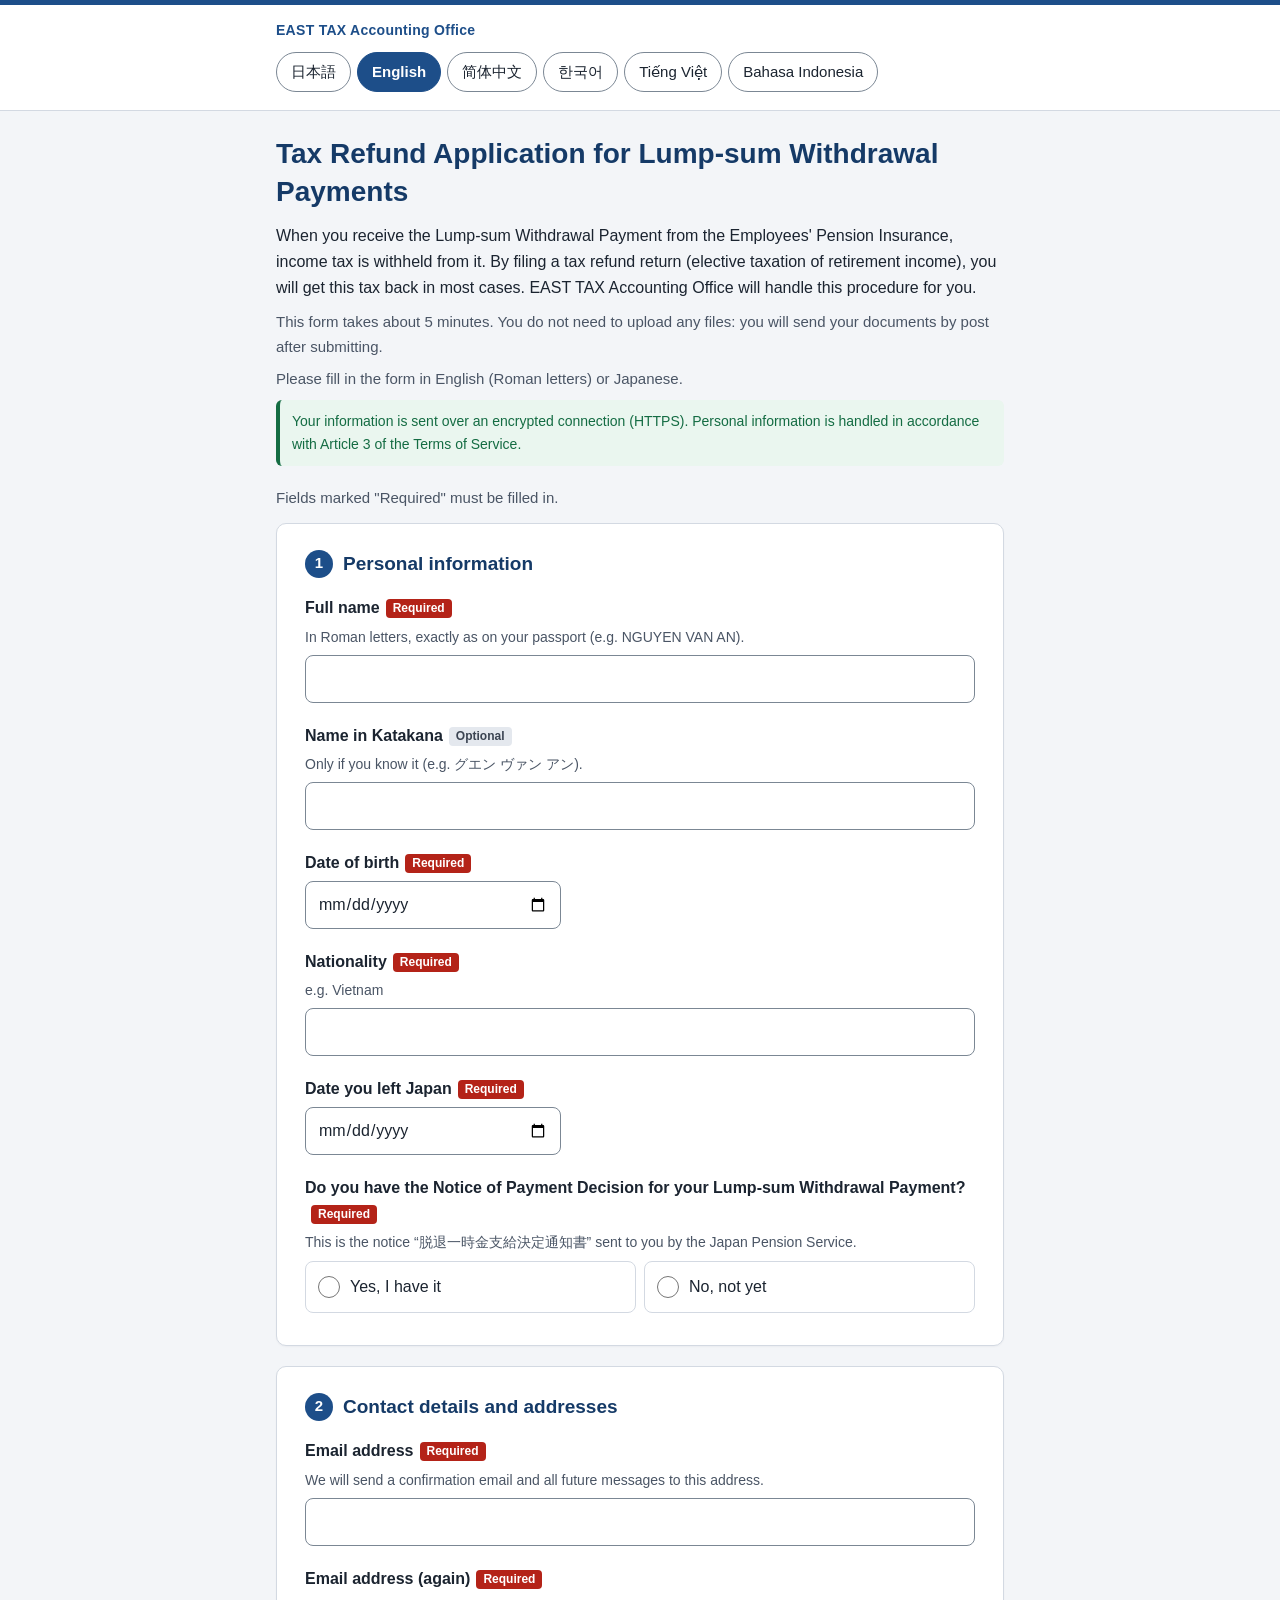
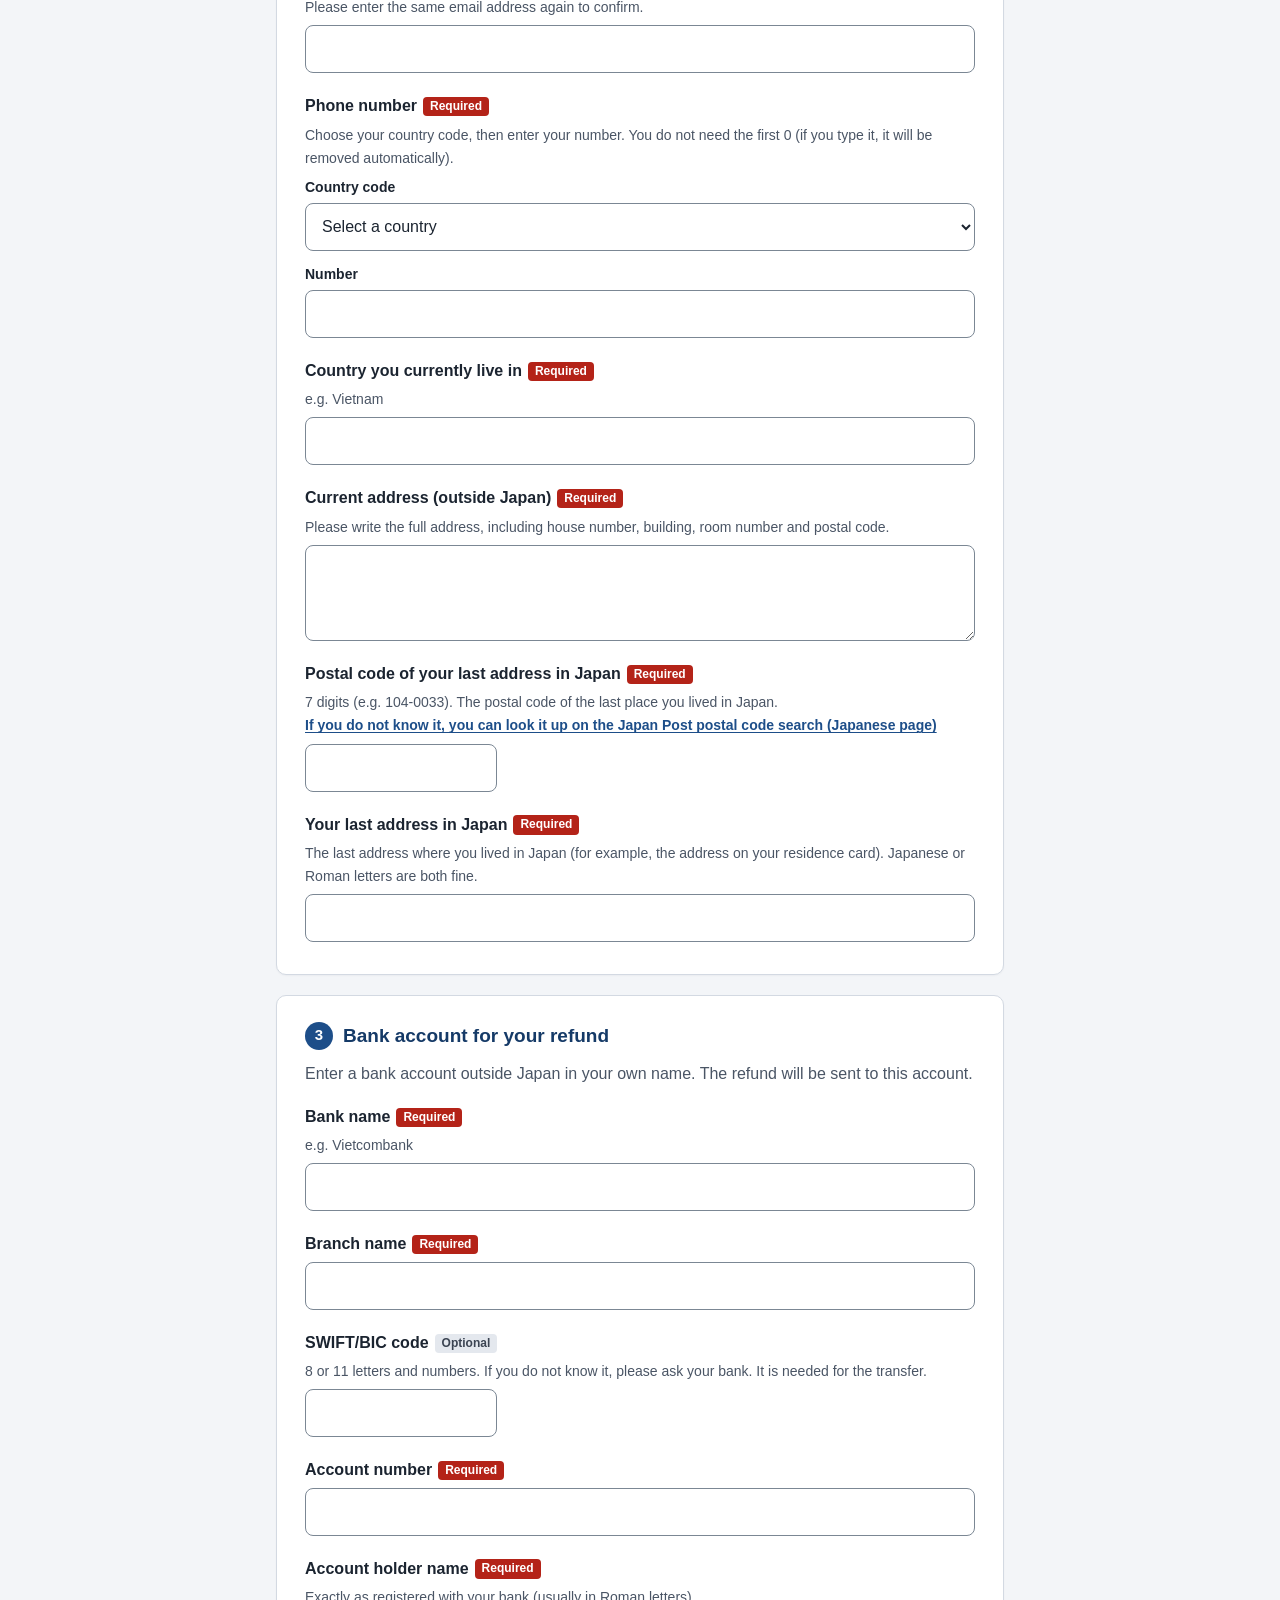
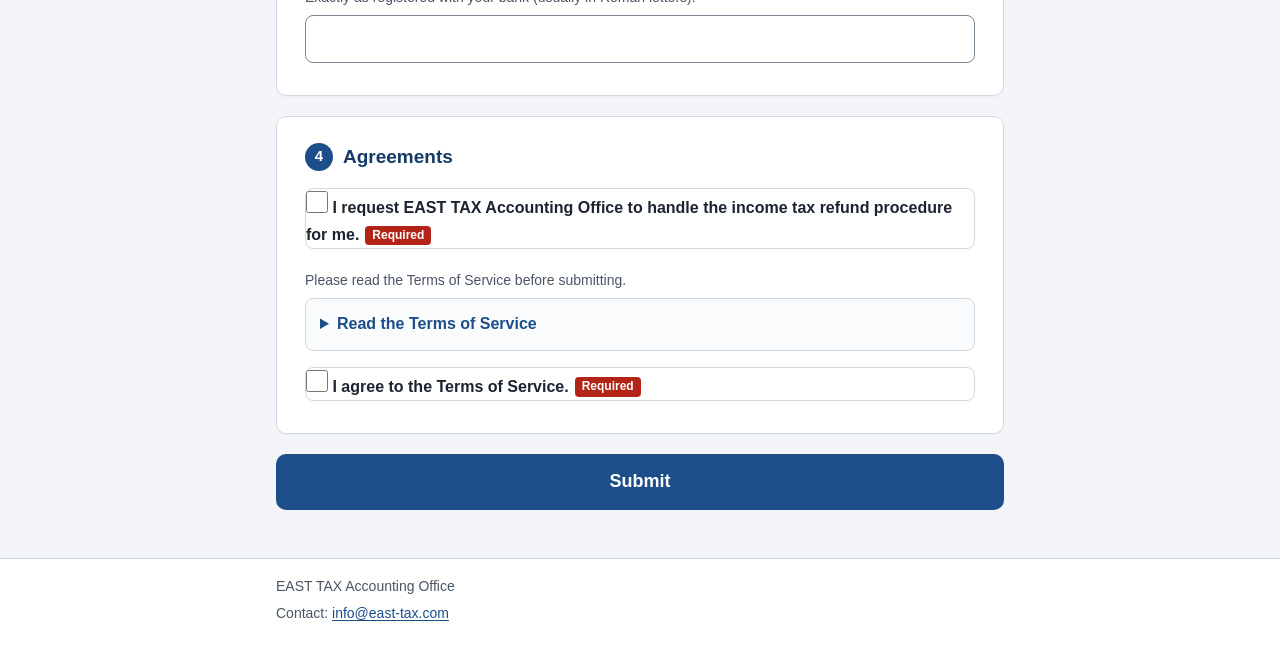
<file: index.html>
<!DOCTYPE html>
<html lang="ja">
<head>
  <meta charset="utf-8">
  <meta name="viewport" content="width=device-width, initial-scale=1">
  <!--
    CSP: スクリプトは自サイトと zipcloud（郵便番号→住所のJSONP）のみ許可。
    送信先は GAS Webアプリ（script.google.com → script.googleusercontent.com へリダイレクト）のみ。
    送信先ドメインを変える場合は connect-src も書き換えること。
  -->
  <meta http-equiv="Content-Security-Policy" content="default-src 'self'; script-src 'self' https://zipcloud.ibsnet.co.jp; connect-src 'self' https://script.google.com https://script.googleusercontent.com; img-src 'self' data:; style-src 'self'; object-src 'none'; base-uri 'self'; form-action 'none'">
  <meta name="format-detection" content="telephone=no">
  <title>脱退一時金 所得税還付 お申込みフォーム</title>
  <link rel="icon" href="data:,">
  <link rel="stylesheet" href="style.css">
</head>
<body>
  <header class="site-header">
    <div class="wrap">
      <p class="brand" data-i18n="office_name">EAST TAX会計事務所</p>
      <nav class="lang-bar" id="lang-nav" aria-label="言語 / Language" data-i18n-aria="lang_nav_label">
        <ul>
          <li><button type="button" data-lang="ja" lang="ja" aria-pressed="true">日本語</button></li>
          <li><button type="button" data-lang="en" lang="en" aria-pressed="false">English</button></li>
          <li><button type="button" data-lang="zh" lang="zh-CN" aria-pressed="false">简体中文</button></li>
          <li><button type="button" data-lang="ko" lang="ko" aria-pressed="false">한국어</button></li>
          <li><button type="button" data-lang="vi" lang="vi" aria-pressed="false">Tiếng Việt</button></li>
          <li><button type="button" data-lang="id" lang="id" aria-pressed="false">Bahasa Indonesia</button></li>
        </ul>
      </nav>
    </div>
  </header>

  <p class="demo-banner" id="demo-banner" role="status" hidden data-i18n="demo_banner"></p>

  <noscript>
    <p>このフォームを使うには JavaScript を有効にしてください。 / Please enable JavaScript to use this form. / 请启用 JavaScript。 / JavaScript를 활성화해 주세요. / Vui lòng bật JavaScript. / Harap aktifkan JavaScript.</p>
  </noscript>

  <main class="wrap" id="main">
    <div id="form-view">
      <div class="intro">
        <h1 data-i18n="h1">脱退一時金 所得税還付 お申込みフォーム</h1>
        <p data-i18n="lead"></p>
        <p class="muted" data-i18n="lead_docs"></p>
        <p class="muted" data-i18n="lead_lang"></p>
        <p class="secure-note" data-i18n="secure_note"></p>
      </div>

      <p class="required-note" data-i18n="required_note"></p>

      <form id="apply-form" novalidate>

        <!-- ================= 1. 本人情報 ================= -->
        <section class="card" aria-labelledby="sec-personal-title">
          <h2 id="sec-personal-title"><span class="step" aria-hidden="true">1</span><span data-i18n="sec_personal"></span></h2>

          <div class="field">
            <label for="f-name"><span data-i18n="f_name"></span><span class="badge req" data-i18n="badge_required"></span></label>
            <p class="hint" id="hint-name" data-i18n="h_name"></p>
            <p class="field-error" id="err-name" hidden></p>
            <input type="text" id="f-name" name="name" required maxlength="100" autocomplete="name" autocapitalize="characters" spellcheck="false" aria-describedby="hint-name">
          </div>

          <div class="field">
            <label for="f-name_kana"><span data-i18n="f_name_kana"></span><span class="badge opt" data-i18n="badge_optional"></span></label>
            <p class="hint" id="hint-name_kana" data-i18n="h_name_kana"></p>
            <p class="field-error" id="err-name_kana" hidden></p>
            <input type="text" id="f-name_kana" name="name_kana" maxlength="100" autocomplete="off" spellcheck="false" lang="ja" aria-describedby="hint-name_kana">
            <p class="field-warn" id="warn-name_kana" hidden></p>
          </div>

          <div class="field">
            <label for="f-birth_date"><span data-i18n="f_birth_date"></span><span class="badge req" data-i18n="badge_required"></span></label>
            <p class="field-error" id="err-birth_date" hidden></p>
            <input type="date" id="f-birth_date" name="birth_date" required min="1900-01-01" placeholder="YYYY-MM-DD" autocomplete="bday">
          </div>

          <div class="field">
            <label for="f-nationality"><span data-i18n="f_nationality"></span><span class="badge req" data-i18n="badge_required"></span></label>
            <p class="hint" id="hint-nationality" data-i18n="h_nationality"></p>
            <p class="field-error" id="err-nationality" hidden></p>
            <input type="text" id="f-nationality" name="nationality" required maxlength="60" autocomplete="off" aria-describedby="hint-nationality">
          </div>

          <div class="field">
            <label for="f-departure_date"><span data-i18n="f_departure_date"></span><span class="badge req" data-i18n="badge_required"></span></label>
            <p class="field-error" id="err-departure_date" hidden></p>
            <input type="date" id="f-departure_date" name="departure_date" required min="1950-01-01" placeholder="YYYY-MM-DD" autocomplete="off">
          </div>

          <fieldset class="field" id="fs-has_notice">
            <legend><span data-i18n="f_has_notice"></span><span class="badge req" data-i18n="badge_required"></span></legend>
            <p class="hint" id="hint-has_notice" data-i18n="h_has_notice"></p>
            <p class="field-error" id="err-has_notice" hidden></p>
            <div class="choices inline">
              <label class="choice"><input type="radio" id="f-has_notice" name="has_notice" value="yes" required aria-describedby="hint-has_notice"><span class="label-text" data-i18n="opt_notice_yes"></span></label>
              <label class="choice"><input type="radio" id="f-has_notice-no" name="has_notice" value="no" aria-describedby="hint-has_notice"><span class="label-text" data-i18n="opt_notice_no"></span></label>
            </div>
          </fieldset>
        </section>

        <!-- ================= 2. 連絡先・住所 ================= -->
        <section class="card" aria-labelledby="sec-contact-title">
          <h2 id="sec-contact-title"><span class="step" aria-hidden="true">2</span><span data-i18n="sec_contact"></span></h2>

          <div class="field">
            <label for="f-email"><span data-i18n="f_email"></span><span class="badge req" data-i18n="badge_required"></span></label>
            <p class="hint" id="hint-email" data-i18n="h_email"></p>
            <p class="field-error" id="err-email" hidden></p>
            <input type="email" id="f-email" name="email" required maxlength="254" autocomplete="email" inputmode="email" autocapitalize="off" spellcheck="false" aria-describedby="hint-email">
          </div>

          <div class="field">
            <label for="f-email_confirm"><span data-i18n="f_email_confirm"></span><span class="badge req" data-i18n="badge_required"></span></label>
            <p class="hint" id="hint-email_confirm" data-i18n="h_email_confirm"></p>
            <p class="field-error" id="err-email_confirm" hidden></p>
            <!-- 確認用。name を付けず、送信データには含めない -->
            <input type="email" id="f-email_confirm" required maxlength="254" autocomplete="off" inputmode="email" autocapitalize="off" spellcheck="false" aria-describedby="hint-email_confirm">
          </div>

          <!-- 電話番号: 国番号の選択（必須）＋番号。送信時に「+国番号 番号」にまとめる -->
          <fieldset class="field" id="fs-phone">
            <legend><span data-i18n="f_phone"></span><span class="badge req" data-i18n="badge_required"></span></legend>
            <p class="hint" id="hint-phone" data-i18n="h_phone"></p>
            <div class="phone-row">
              <div class="phone-cc">
                <label class="sub-label" for="f-phone_country" data-i18n="f_phone_country"></label>
                <p class="field-error" id="err-phone_country" hidden></p>
                <!-- 選択肢は app.js が countries.js から作り、画面の言語で国名を表示する -->
                <select id="f-phone_country" name="phone_country" required autocomplete="off" aria-describedby="hint-phone">
                  <option value="" data-i18n="opt_phone_country"></option>
                </select>
              </div>
              <div class="phone-num">
                <label class="sub-label" for="f-phone" data-i18n="f_phone_number"></label>
                <p class="field-error" id="err-phone" hidden></p>
                <input type="tel" id="f-phone" name="phone" required maxlength="30" autocomplete="tel-national" inputmode="tel" aria-describedby="hint-phone">
              </div>
            </div>
            <p class="phone-preview" id="phone-preview" hidden></p>
          </fieldset>

          <div class="field">
            <label for="f-country"><span data-i18n="f_country"></span><span class="badge req" data-i18n="badge_required"></span></label>
            <p class="hint" id="hint-country" data-i18n="h_country"></p>
            <p class="field-error" id="err-country" hidden></p>
            <input type="text" id="f-country" name="country" required maxlength="60" autocomplete="country-name" aria-describedby="hint-country">
          </div>

          <div class="field">
            <label for="f-address_current"><span data-i18n="f_address_current"></span><span class="badge req" data-i18n="badge_required"></span></label>
            <p class="hint" id="hint-address_current" data-i18n="h_address_current"></p>
            <p class="field-error" id="err-address_current" hidden></p>
            <textarea id="f-address_current" name="address_current" required rows="3" maxlength="300" autocomplete="street-address" aria-describedby="hint-address_current"></textarea>
          </div>

          <div class="field">
            <label for="f-jp_postal"><span data-i18n="f_jp_postal"></span><span class="badge req" data-i18n="badge_required"></span></label>
            <p class="hint" id="hint-jp_postal">
              <span data-i18n="h_jp_postal"></span><br>
              <a id="zip-search-link" href="https://www.post.japanpost.jp/service/search/zipcode/" target="_blank" rel="noopener noreferrer"><span data-i18n="h_jp_postal_link"></span><span class="visually-hidden" data-i18n="new_tab"></span></a>
            </p>
            <p class="field-error" id="err-jp_postal" hidden></p>
            <input type="text" id="f-jp_postal" name="jp_postal" class="short" required maxlength="10" inputmode="numeric" autocomplete="off" spellcheck="false" aria-describedby="hint-jp_postal">
            <p class="zip-status" id="zip-status" aria-live="polite" hidden></p>
          </div>

          <div class="field">
            <label for="f-address_jp"><span data-i18n="f_address_jp"></span><span class="badge req" data-i18n="badge_required"></span></label>
            <p class="hint" id="hint-address_jp" data-i18n="h_address_jp"></p>
            <p class="field-error" id="err-address_jp" hidden></p>
            <input type="text" id="f-address_jp" name="address_jp" required maxlength="200" autocomplete="off" aria-describedby="hint-address_jp">
          </div>
        </section>

        <!-- ================= 3. 還付金の受取口座 ================= -->
        <section class="card" aria-labelledby="sec-bank-title">
          <h2 id="sec-bank-title"><span class="step" aria-hidden="true">3</span><span data-i18n="sec_bank"></span></h2>
          <p class="section-intro" data-i18n="sec_bank_intro"></p>

          <div class="field">
            <label for="f-bank_name"><span data-i18n="f_bank_name"></span><span class="badge req" data-i18n="badge_required"></span></label>
            <p class="hint" id="hint-bank_name" data-i18n="h_bank_name"></p>
            <p class="field-error" id="err-bank_name" hidden></p>
            <input type="text" id="f-bank_name" name="bank_name" required maxlength="100" autocomplete="off" aria-describedby="hint-bank_name">
          </div>

          <div class="field">
            <label for="f-bank_branch"><span data-i18n="f_bank_branch"></span><span class="badge req" data-i18n="badge_required"></span></label>
            <p class="field-error" id="err-bank_branch" hidden></p>
            <input type="text" id="f-bank_branch" name="bank_branch" required maxlength="100" autocomplete="off">
          </div>

          <div class="field">
            <label for="f-swift"><span data-i18n="f_swift"></span><span class="badge opt" data-i18n="badge_optional"></span></label>
            <p class="hint" id="hint-swift" data-i18n="h_swift"></p>
            <p class="field-error" id="err-swift" hidden></p>
            <input type="text" id="f-swift" name="swift" class="short upper" maxlength="14" autocomplete="off" autocapitalize="characters" spellcheck="false" aria-describedby="hint-swift">
          </div>

          <div class="field">
            <label for="f-account_number"><span data-i18n="f_account_number"></span><span class="badge req" data-i18n="badge_required"></span></label>
            <p class="field-error" id="err-account_number" hidden></p>
            <input type="text" id="f-account_number" name="account_number" required maxlength="40" autocomplete="off" spellcheck="false">
          </div>

          <div class="field">
            <label for="f-account_holder"><span data-i18n="f_account_holder"></span><span class="badge req" data-i18n="badge_required"></span></label>
            <p class="hint" id="hint-account_holder" data-i18n="h_account_holder"></p>
            <p class="field-error" id="err-account_holder" hidden></p>
            <input type="text" id="f-account_holder" name="account_holder" required maxlength="100" autocomplete="off" autocapitalize="characters" spellcheck="false" aria-describedby="hint-account_holder">
          </div>
        </section>

        <!-- ================= 4. 同意事項 ================= -->
        <section class="card" aria-labelledby="sec-agree-title">
          <h2 id="sec-agree-title"><span class="step" aria-hidden="true">4</span><span data-i18n="sec_agree"></span></h2>

          <div class="field">
            <p class="field-error" id="err-agree_east_tax" hidden></p>
            <label class="choice" for="f-agree_east_tax">
              <input type="checkbox" id="f-agree_east_tax" name="agree_east_tax" required>
              <span class="label-text"><span data-i18n="f_agree_east_tax"></span><span class="badge req" data-i18n="badge_required"></span></span>
            </label>
          </div>

          <p class="hint" data-i18n="terms_intro"></p>
          <details class="terms" id="terms">
            <summary data-i18n="terms_toggle"></summary>
            <div class="terms-tools" id="terms-tools" role="group">
              <button type="button" data-terms-view="translation" aria-pressed="true" data-i18n="terms_view_translation"></button>
              <button type="button" data-terms-view="original" aria-pressed="false" data-i18n="terms_view_original"></button>
            </div>
            <div class="terms-body" id="terms-body" role="region" tabindex="0" data-i18n-aria="terms_region_label"></div>
          </details>

          <div class="field">
            <p class="field-error" id="err-agree_terms" hidden></p>
            <label class="choice" for="f-agree_terms">
              <input type="checkbox" id="f-agree_terms" name="agree_terms" required>
              <span class="label-text"><span data-i18n="f_agree_terms"></span><span class="badge req" data-i18n="badge_required"></span></span>
            </label>
          </div>
        </section>

        <!-- ボット対策の隠し項目（人間には見えない。空のまま送信される） -->
        <div class="hp" aria-hidden="true" hidden>
          <label for="f-website">Website</label>
          <input type="text" id="f-website" name="website" tabindex="-1" autocomplete="off" value="">
        </div>

        <div class="submit-area">
          <div class="alert" id="form-alert" role="alert" tabindex="-1"></div>
          <button type="submit" class="btn-primary" id="submit-btn" data-i18n="btn_submit"></button>
          <p class="sending-note" id="sending-note" hidden data-i18n="sending_note"></p>
        </div>
      </form>
    </div>

    <!-- ================= 送信完了画面 ================= -->
    <section class="done card" id="done" hidden tabindex="-1" aria-labelledby="done-title">
      <p class="demo-note" id="done-demo" hidden data-i18n="done_demo"></p>
      <h2 id="done-title" data-i18n="done_title"></h2>

      <div class="receipt">
        <p class="receipt-label" data-i18n="done_id_label"></p>
        <p class="receipt-id" id="done-id"></p>
        <p class="receipt-note" data-i18n="done_id_note"></p>
      </div>

      <p data-i18n="done_mail"></p>
      <p data-i18n-rich="done_mail_trouble"></p>

      <h3 data-i18n="done_post_title"></h3>
      <p class="notice-no" id="done-notice-no" hidden data-i18n="done_notice_no"></p>
      <p data-i18n="done_post_intro"></p>
      <ul class="docs">
        <li data-i18n-rich="done_doc1"></li>
        <li data-i18n-rich="done_doc2"></li>
      </ul>
      <p data-i18n-rich="done_memo"></p>

      <h3 data-i18n="done_address_title"></h3>
      <div class="address-box">
        <div>
          <p class="addr-label" data-i18n="done_address_ja_label"></p>
          <address lang="ja">〒104-0033<br>東京都中央区新川2-3-4<br>新川田所ビル3階<br>EAST TAX会計事務所</address>
        </div>
        <div>
          <p class="addr-label" data-i18n="done_address_en_label"></p>
          <address lang="en">EAST TAX Accounting Office<br>Shinkawa Tadokoro Bldg. 3F,<br>2-3-4 Shinkawa, Chuo-ku,<br>Tokyo 104-0033, JAPAN</address>
        </div>
      </div>

      <p class="done-contact" data-i18n-rich="done_contact"></p>
    </section>
  </main>

  <footer class="site-footer">
    <div class="wrap">
      <p data-i18n="office_name">EAST TAX会計事務所</p>
      <p data-i18n-rich="footer_contact"></p>
    </div>
  </footer>

  <script src="config.js" defer></script>
  <script src="track.js" defer></script>
  <script src="i18n.js" defer></script>
  <script src="countries.js" defer></script>
  <script src="app.js" defer></script>
</body>
</html>
</file>
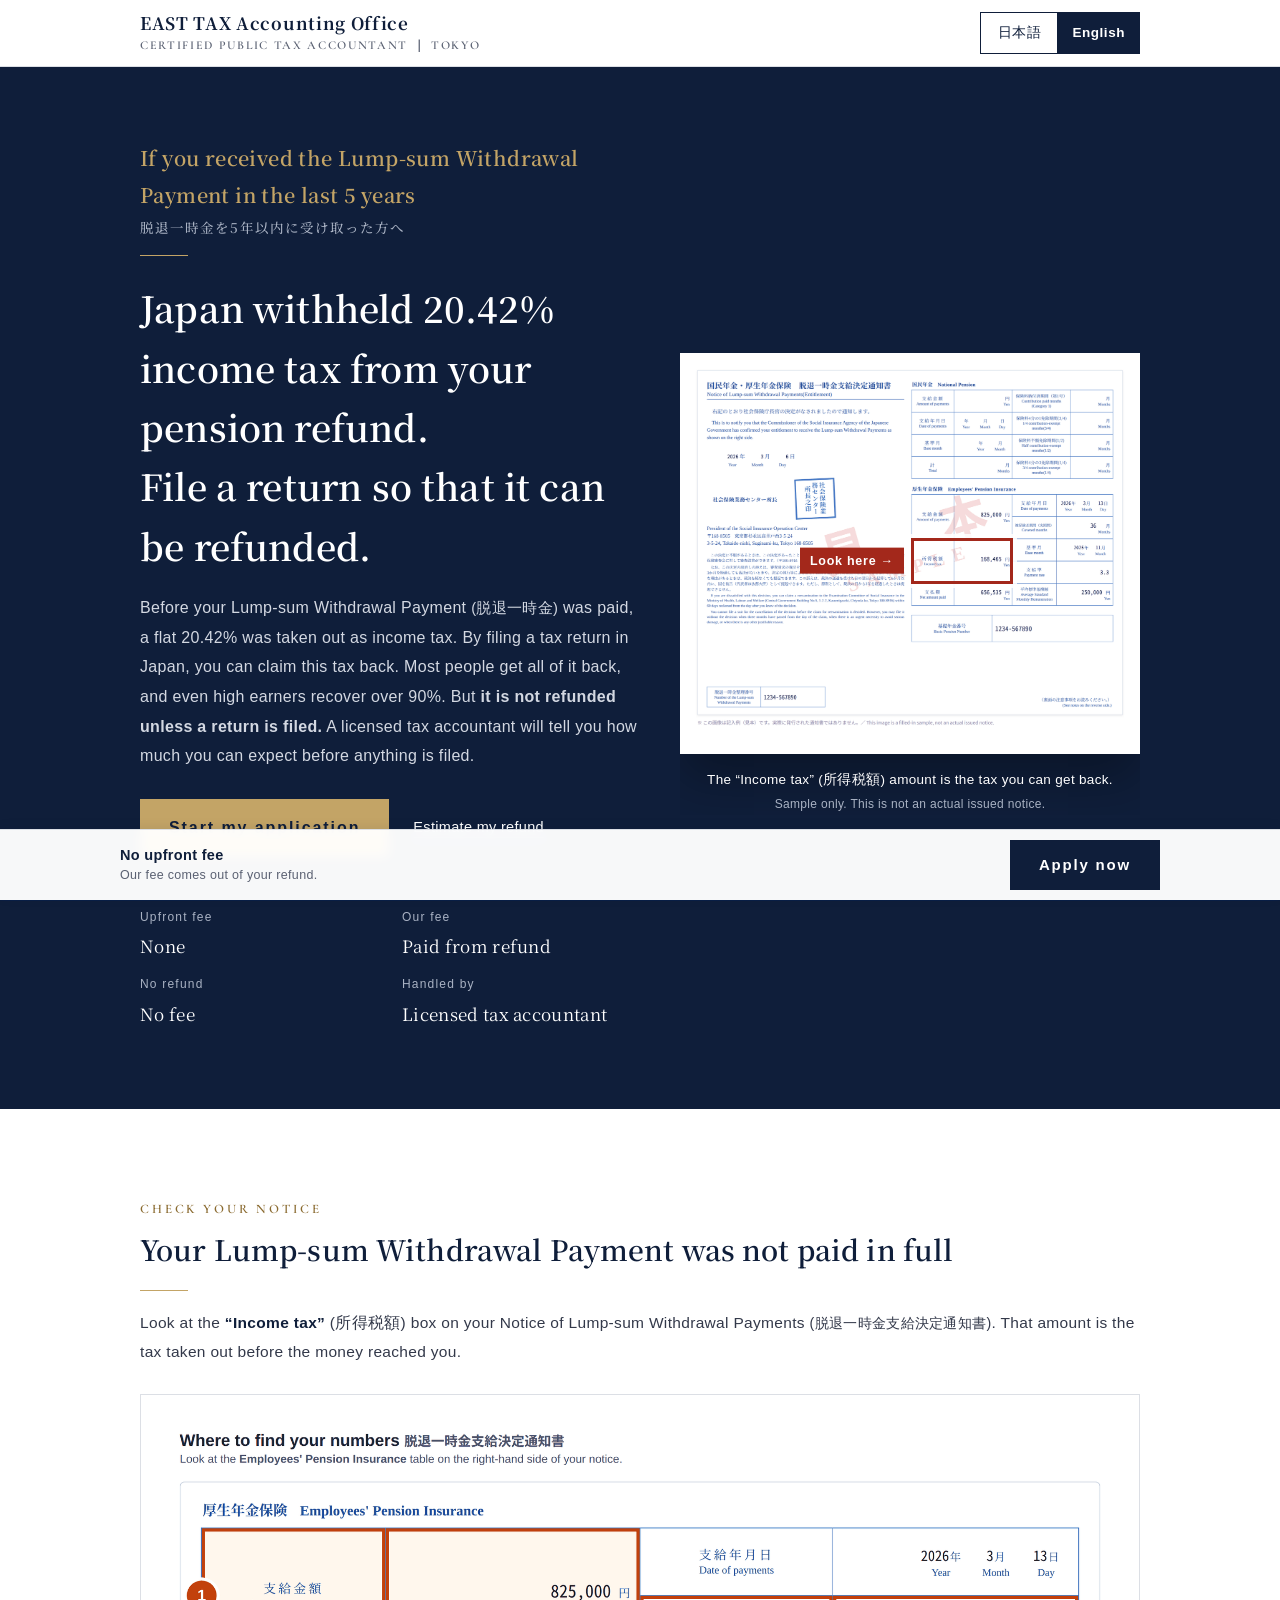
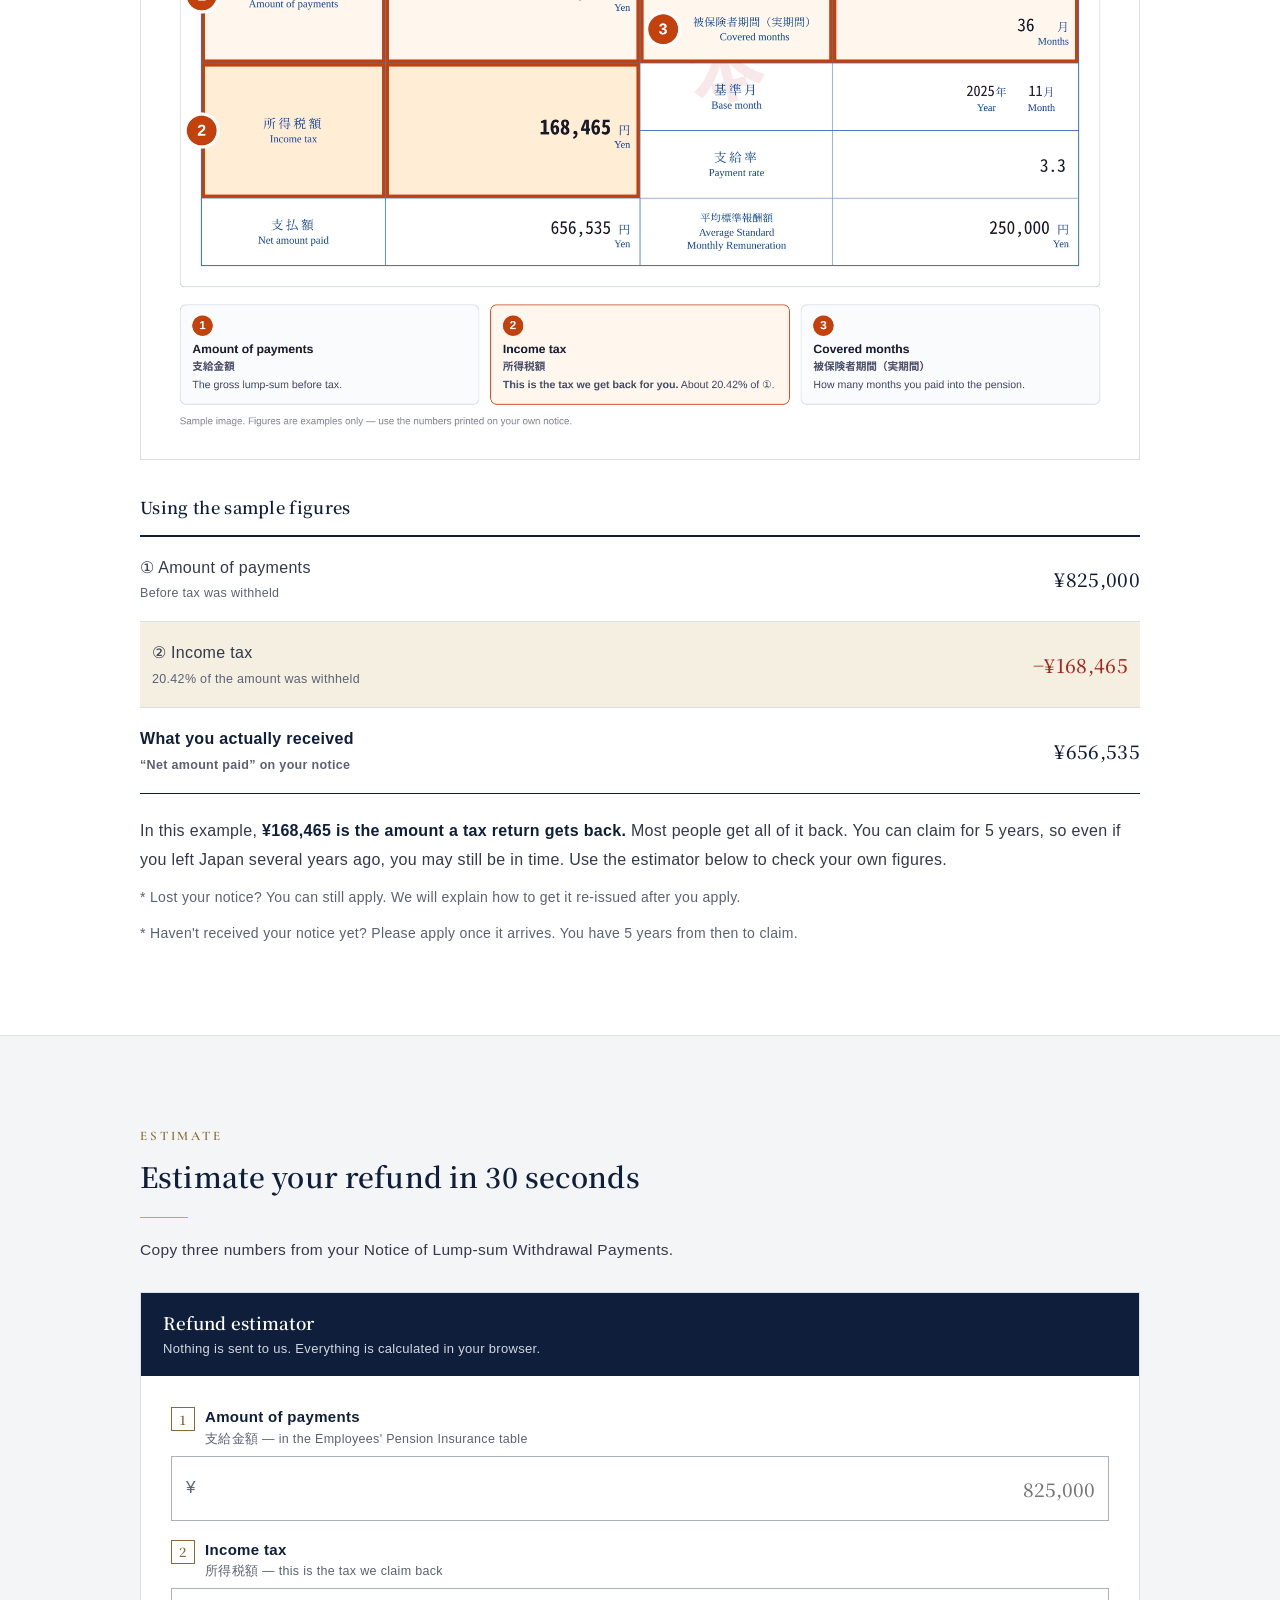
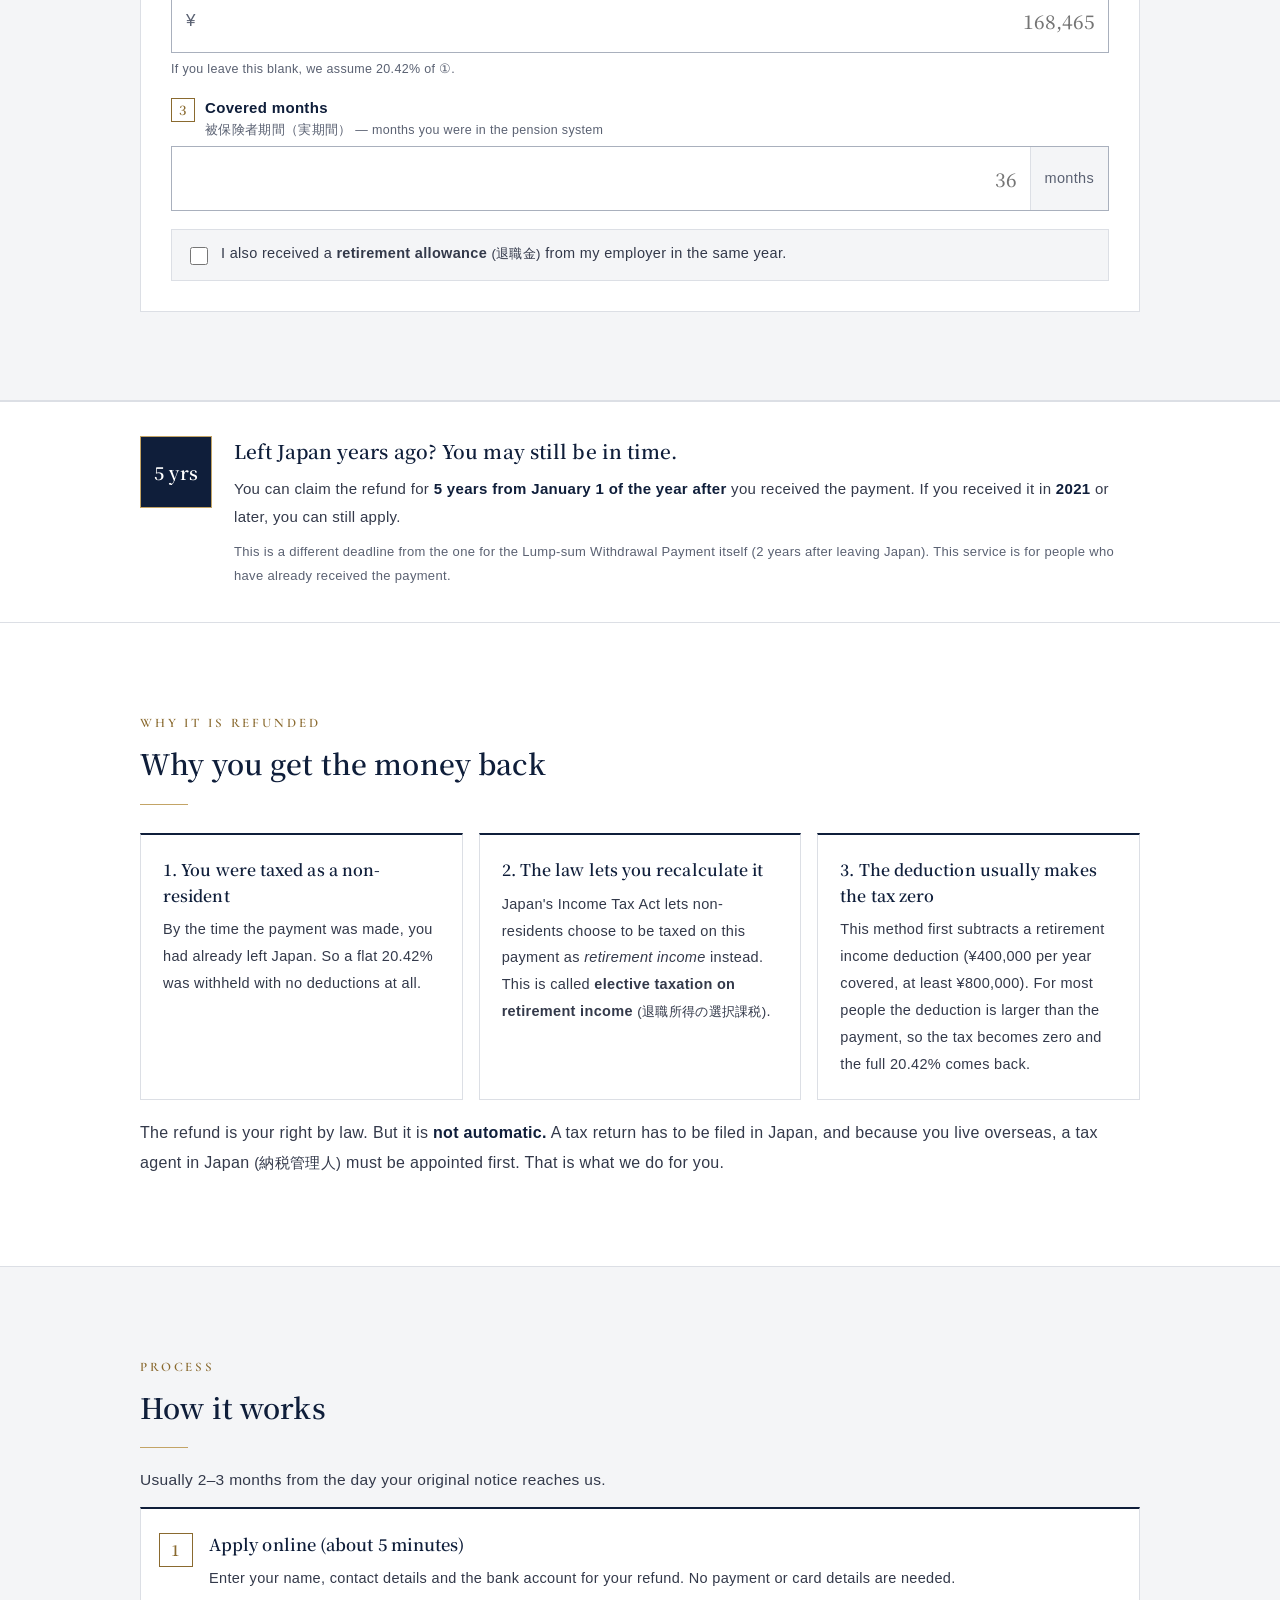
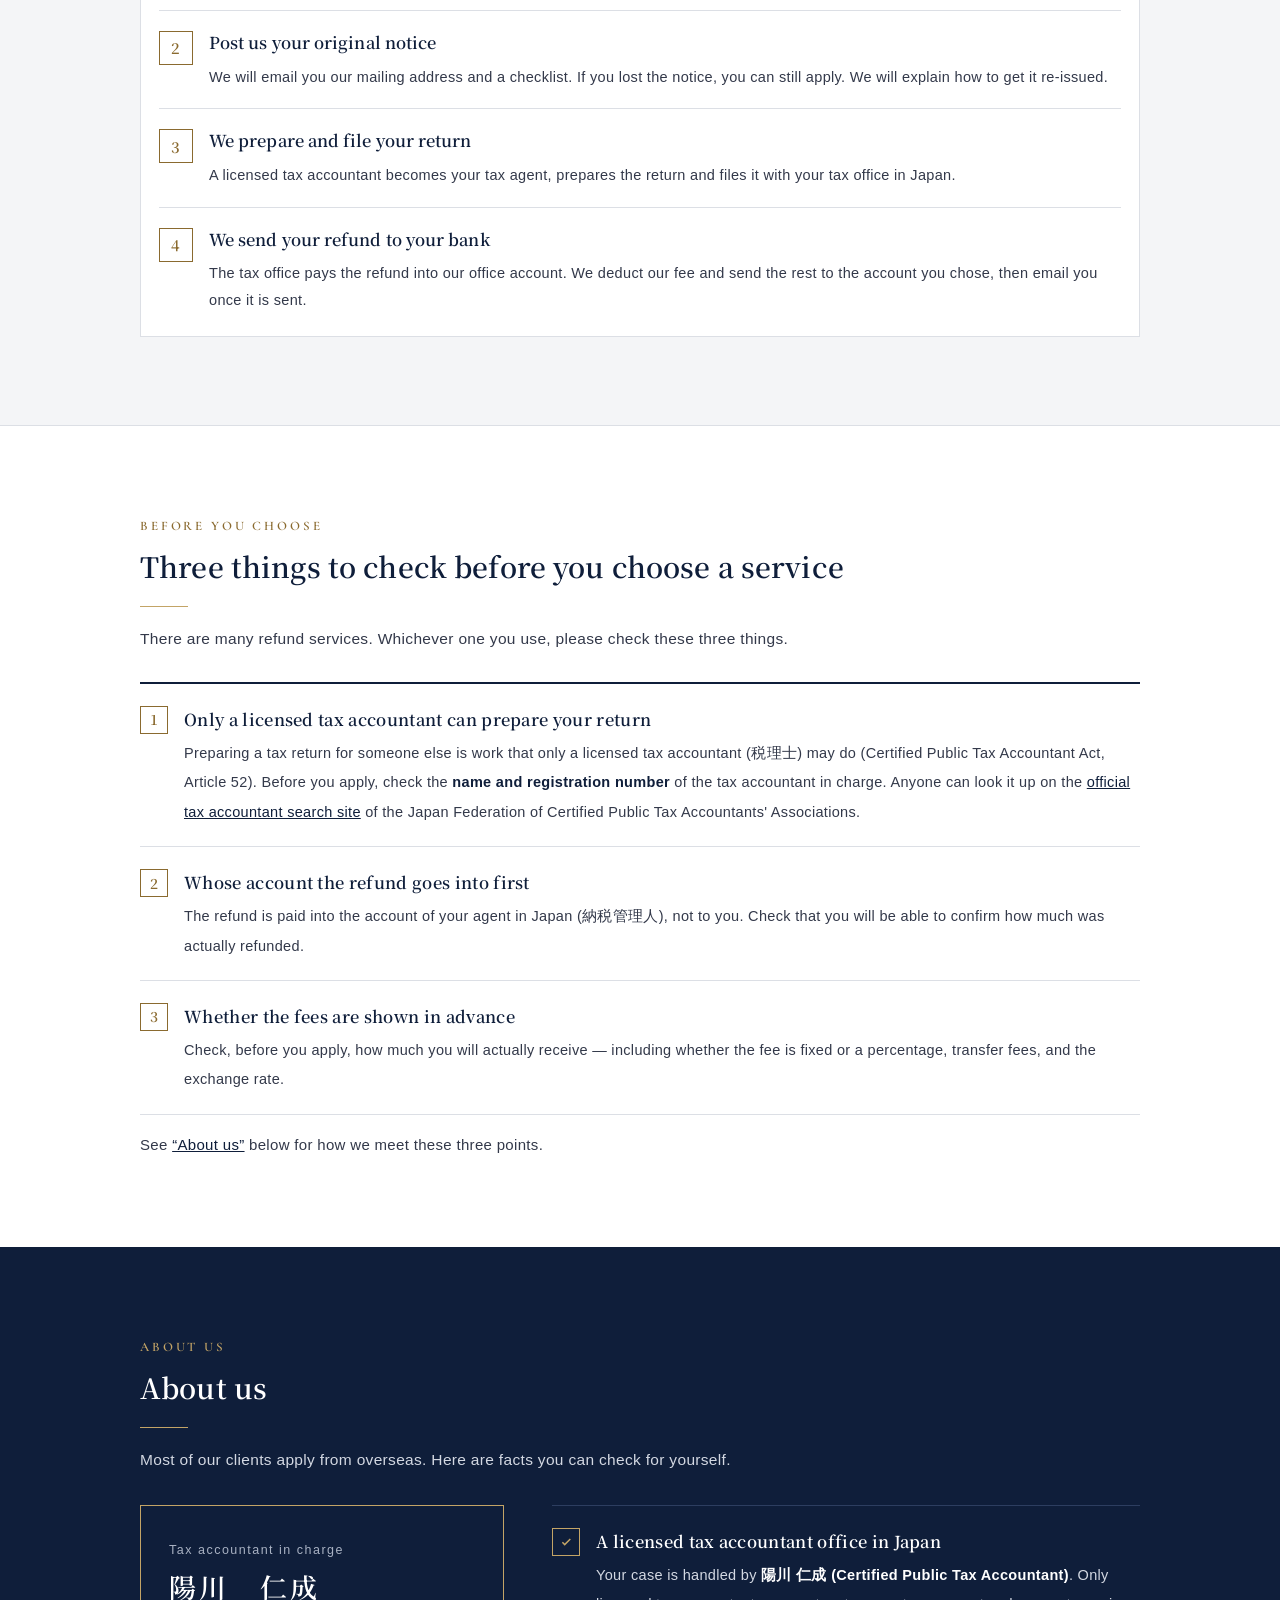
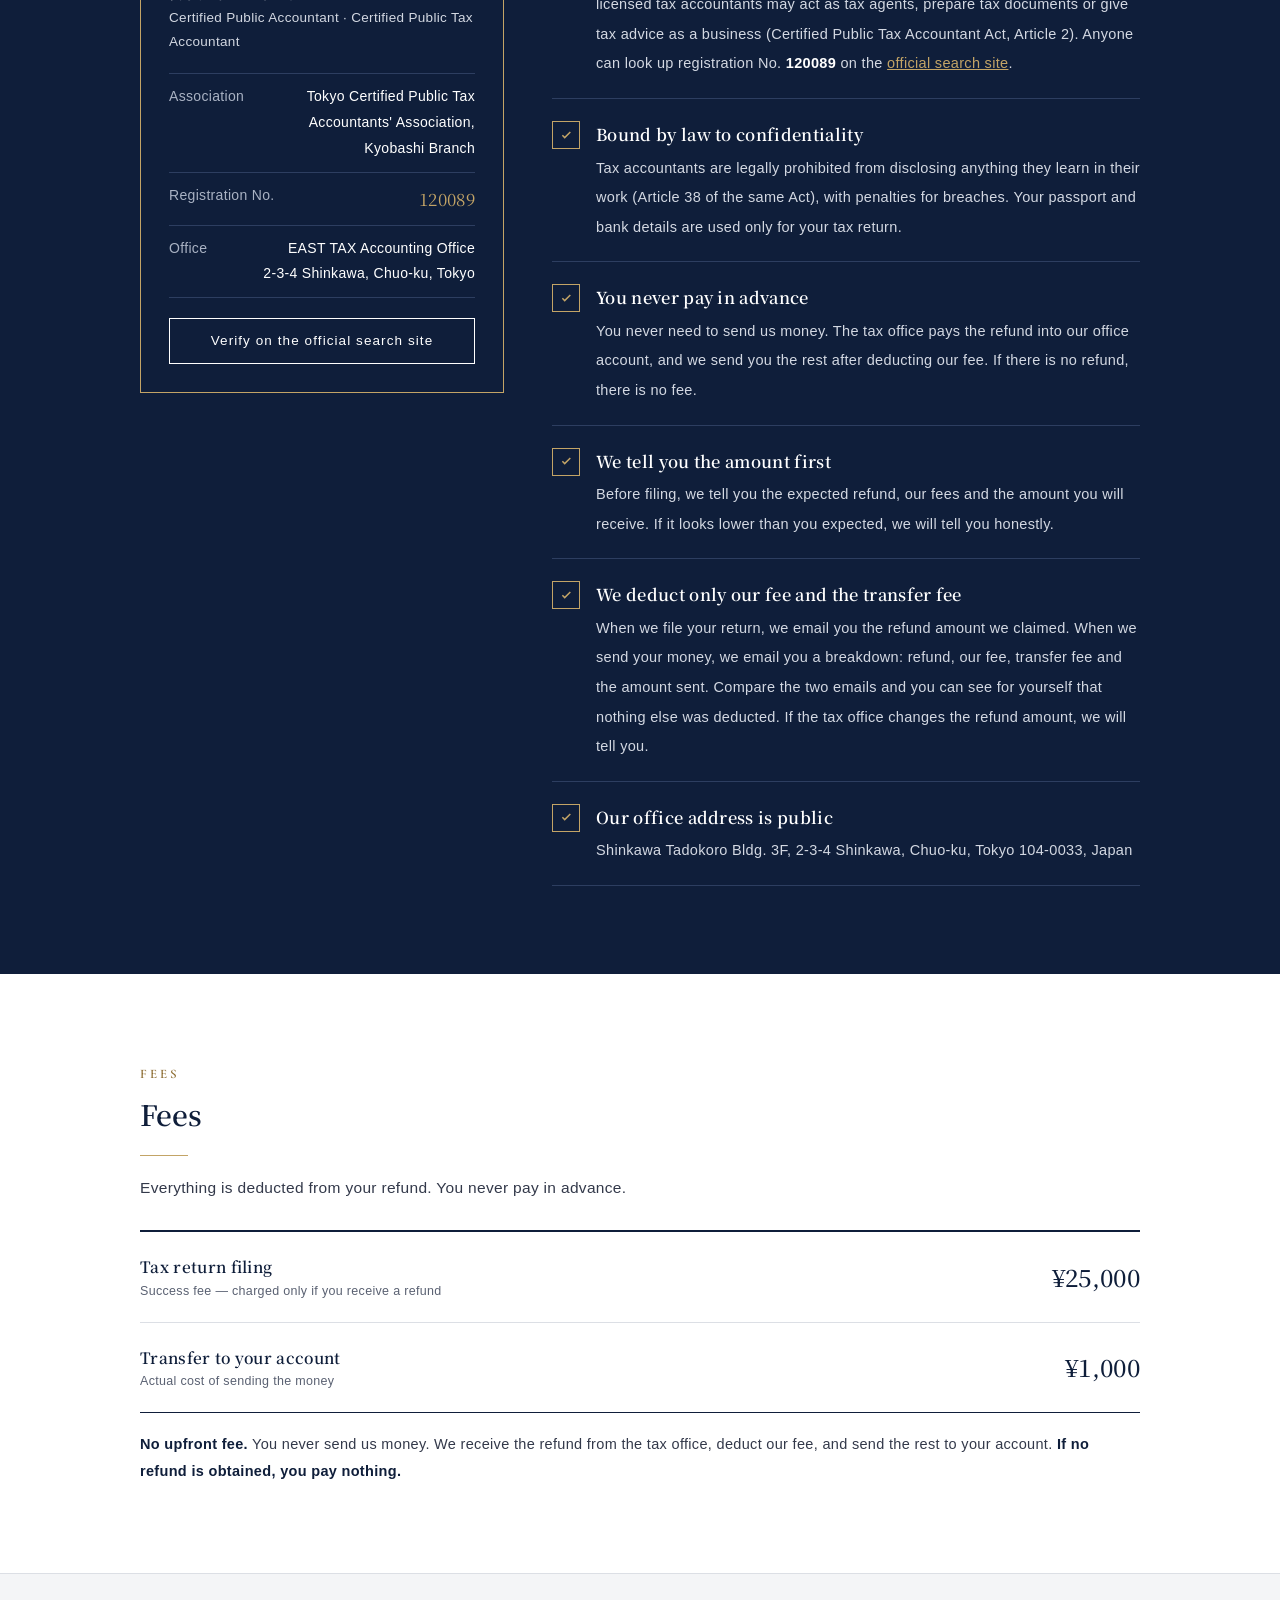
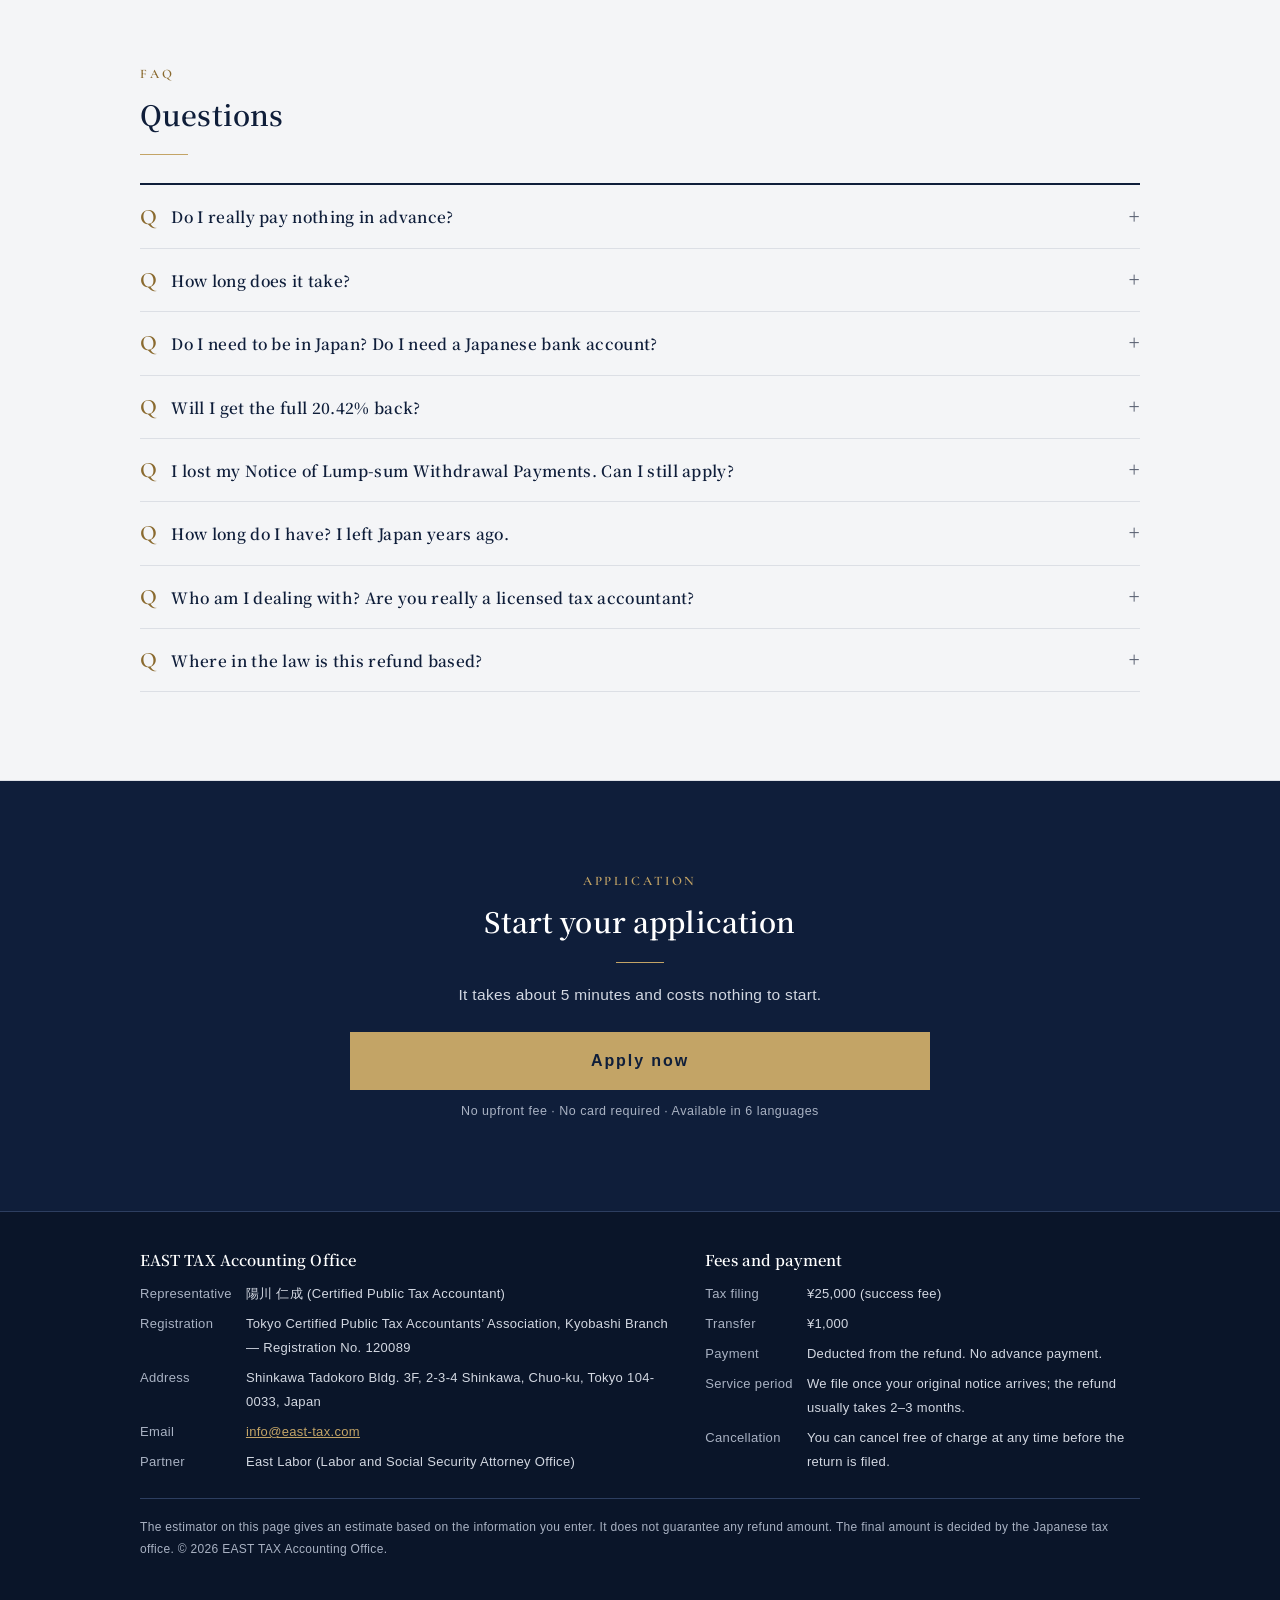
<file: lp/en/index.html>
<!doctype html>
<html lang="en">
<head>
<meta charset="utf-8">
<meta name="viewport" content="width=device-width, initial-scale=1">
<title>Japan Pension Tax Refund — Get back the 20.42% withheld | EAST TAX</title>
<meta name="description" content="About 20.42% income tax was withheld from your Japan Lump-sum Withdrawal Payment (脱退一時金). A licensed Japanese tax accountant can claim it back. No upfront fee — our fee comes out of your refund.">
<meta property="og:title" content="Get back the 20.42% tax withheld from your Japan pension refund">
<meta property="og:description" content="Estimate your refund in 30 seconds. No upfront fee — we are paid only from your refund.">
<meta property="og:type" content="website">
<link rel="preconnect" href="https://fonts.googleapis.com">
<link rel="preconnect" href="https://fonts.gstatic.com" crossorigin>
<link rel="stylesheet" href="https://fonts.googleapis.com/css2?family=Cormorant+Garamond:wght@600&family=Noto+Serif+JP:wght@500;600;700&display=swap">
<link rel="icon" href="data:image/svg+xml,<svg xmlns='http://www.w3.org/2000/svg' viewBox='0 0 100 100'><text y='.9em' font-size='90'>%F0%9F%92%B4</text></svg>">

<!--
  ============================================================================
  CONFIG — 広告を回す前にここだけ直せば動きます（他は触らなくてOK）
  ============================================================================
  1. GA_ID / ADS_ID / ADS_CONV_CTA : Google アナリティクス・Google 広告のID
     ※ 空のままだと計測タグは一切読み込まれません（Google広告の最適化が効きません）
  2. OFFICE_* : 事務所情報。★印は必ず現物と突き合わせてください
  3. REF : 既定の紹介元コード。URL に ?ref=xxx を付ければそちらが優先されます
  ============================================================================
-->
<script>
var LP = {
  FORM_URL:     'https://form.east-tax.com/',
  REF:          'gads_en',          // 既定の紹介元コード（?ref= で上書き可）
  LANG:         'en',

  FEE_SERVICE:  25000,              // 申告代行報酬（完全成功報酬）
  FEE_TRANSFER: 1000,               // 送金手数料

  GA_ID:        '',                 // 例 'G-XXXXXXXXXX'
  ADS_ID:       'AW-18578080639',   // Google広告のタグID（2026-11-16 設定）
  ADS_CONV_CTA: '',                 // 「申し込む」ボタンのクリック。Google広告では「セカンダリ（補助）」として登録する。
                                    // 最適化に使う主のコンバージョンは、フォームの申込み完了（web/config.js の ADS_CONV_SUBMIT）

  CONTACT:      'info@east-tax.com',
  OFFICE_NAME:  'EAST TAX Accounting Office',
  OFFICE_NAME_JA: 'EAST TAX会計事務所',
  OFFICE_REP:   '陽川 仁成 (Certified Public Tax Accountant)', // 日税連の登録名。★ ローマ字を併記する場合はここと担当税理士カードの氏名を直す
  OFFICE_ADDR:  'Shinkawa Tadokoro Bldg. 3F, 2-3-4 Shinkawa, Chuo-ku, Tokyo 104-0033, Japan',
  OFFICE_ADDR_JA: '〒104-0033 東京都中央区新川2-3-4 新川田所ビル3階',
  OFFICE_REG:   'Tokyo Certified Public Tax Accountants’ Association, Kyobashi Branch — Registration No. 120089', // ★要確認
  REG_NO:       '120089',                                 // ★要確認（税理士情報検索サイトでの照会用）
  PARTNER_SR:   'East Labor (Labor and Social Security Attorney Office)'
};
</script>

<style>
/* 日本語版 ../ja/index.html と同じデザイン。2026-11-16 デザイン変更：士業らしいフォーマルな配色・書体（紺＋金、見出しは明朝体） */
:root{
  --c-bg:#ffffff; --c-alt:#f4f5f7; --c-surface:#ffffff; --c-text:#33394a; --c-muted:#5a6172;
  --c-navy:#0f1e3a; --c-navy-2:#1b2c4f; --c-navy-line:#2d3e60; --c-on-navy:#d3d8e2; --c-on-navy-sub:#a9b2c3;
  --c-gold:#c3a466; --c-gold-text:#8a6a2f; --c-mark:#a3281b; --c-tint:#f5efe2;
  --c-border:#dcdfe5; --c-input-border:#a9b0bd;
  --c-primary:#0f1e3a; --c-primary-dark:#1b2c4f;
  --c-warn:#6b4a12; --c-warn-soft:#f8f1e1;
  --font-latin:-apple-system,BlinkMacSystemFont,"Segoe UI",Roboto,"Helvetica Neue",Arial,"Noto Sans","Liberation Sans";
  --font-ja:"Hiragino Sans","Hiragino Kaku Gothic ProN","Yu Gothic UI","Yu Gothic",YuGothic,Meiryo,"Noto Sans CJK JP","Noto Sans JP";
  --font-serif:"Noto Serif JP","Hiragino Mincho ProN","Yu Mincho",YuMincho,serif;
  --font-en:"Cormorant Garamond",Georgia,serif;
  color-scheme:light;
}
*,*::before,*::after{box-sizing:border-box}
html{font-family:var(--font-ja),var(--font-latin),sans-serif;-webkit-text-size-adjust:100%;text-size-adjust:100%;scroll-behavior:smooth}
body{margin:0;background:var(--c-bg);color:var(--c-text);line-height:1.85;letter-spacing:.02em;overflow-wrap:anywhere;line-break:strict}
.en{font-family:var(--font-latin),sans-serif}
.num-ltr{font-family:var(--font-latin),sans-serif;font-feature-settings:"tnum"}
:focus-visible{outline:3px solid #2563eb;outline-offset:2px}
img{max-width:100%;height:auto;display:block}
h1,h2,h3{line-height:1.6;margin:0;font-family:var(--font-serif);font-weight:600;color:var(--c-navy);letter-spacing:.04em}
p{margin:0}
a{color:var(--c-navy)}
.wrap{width:100%;max-width:1040px;margin:0 auto;padding:0 20px}
.nw{white-space:nowrap}

/* ---------- header ---------- */
.site{background:#fff;border-bottom:1px solid var(--c-border)}
.site .wrap{display:flex;align-items:center;justify-content:space-between;gap:12px;min-height:66px}
.brand{font-family:var(--font-serif);font-weight:700;font-size:17px;color:var(--c-navy);letter-spacing:.08em;line-height:1.35}
.brand small{display:block;font-family:var(--font-en);font-weight:600;font-size:12px;color:var(--c-muted);letter-spacing:.14em;margin-top:2px}
@media(max-width:420px){.brand{font-size:15px}.brand small{font-size:10.5px;letter-spacing:.08em}.langs a,.langs span{min-width:0;padding:0 11px}}
/* 言語の切り替えタブ（日本語 ｜ English） */
.langs{display:flex;flex:none;border:1px solid var(--c-navy)}
.langs a,.langs span{display:flex;align-items:center;justify-content:center;min-height:40px;min-width:76px;padding:0 14px;
  font-size:13.5px;text-decoration:none;color:var(--c-navy);white-space:nowrap;letter-spacing:.04em}
.langs a + span,.langs span + a{border-left:1px solid var(--c-navy)}
.langs .on{background:var(--c-navy);color:#fff;font-weight:700}
.langs a:hover{background:var(--c-alt)}

/* ---------- hero ---------- */
.hero{background:var(--c-navy);color:#fff;padding:44px 0 52px}
.hero-grid{display:flex;flex-wrap:wrap;gap:40px;align-items:center}
.hero-text{flex:1 1 440px;min-width:0}
.hero-lead{font-family:var(--font-serif);font-weight:600;font-size:18px;letter-spacing:.08em;color:var(--c-gold)}
.hero-en{font-family:var(--font-en);font-weight:600;font-size:12px;letter-spacing:.18em;color:var(--c-on-navy-sub);margin-top:4px;line-height:1.5}
.hero-en::after{content:"";display:block;width:48px;height:1px;background:var(--c-gold);margin:18px 0 22px}
h1{font-size:25px;color:#fff;line-height:1.65}
@media(max-width:380px){h1{font-size:22px}}
.lede{margin-top:18px;font-size:15.5px;color:var(--c-on-navy);max-width:34em}
.hero-cta{display:flex;flex-wrap:wrap;align-items:center;gap:14px 24px;margin-top:28px}
.hero-cta .btn{width:auto}
.hero-link{color:#fff;font-size:14.5px;text-underline-offset:5px}
.hero-link:hover{color:var(--c-gold)}
.facts{margin:30px 0 0;padding-top:18px;border-top:1px solid var(--c-navy-line);display:grid;grid-template-columns:repeat(2,minmax(0,1fr));gap:12px 24px}
.facts dt{font-size:12px;color:var(--c-on-navy-sub);letter-spacing:.1em}
.facts dd{margin:2px 0 0;font-family:var(--font-serif);font-size:17px;color:#fff}

/* 通知書の見本と「ここを見てください」 */
.sample{flex:1 1 400px;min-width:0;max-width:520px;margin:0 auto;padding:0;background:none;border:0}
.sample-paper{background:#fff;padding:8px;box-shadow:0 24px 48px rgba(0,0,0,.3)}
.sample-img{position:relative}
.sample-img img{border-radius:0}
.sample-mark{position:absolute;left:50.2%;top:45.9%;width:23%;height:12%;border:3px solid var(--c-mark);
  box-shadow:0 0 0 4px rgba(255,255,255,.85)}
.sample-mark span{position:absolute;right:calc(100% + 10px);top:50%;transform:translateY(-50%);white-space:nowrap;
  background:var(--c-mark);color:#fff;font-size:12.5px;font-weight:700;letter-spacing:.06em;padding:4px 10px;line-height:1.5}
@media(max-width:420px){.sample-mark span{font-size:11px;padding:3px 7px}}
.sample figcaption{color:#fff;text-align:center;font-size:13.5px;margin-top:14px;padding:0}
.sample figcaption small{display:block;font-size:12px;color:var(--c-on-navy-sub)}

/* ---------- sections ---------- */
section{padding:56px 0}
section.alt{background:var(--c-alt);border-top:1px solid var(--c-border);border-bottom:1px solid var(--c-border)}
section.dark{background:var(--c-navy);color:var(--c-on-navy)}
section.dark h2,section.dark h3{color:#fff}
.kicker{font-family:var(--font-en);font-weight:600;font-size:13px;letter-spacing:.22em;color:var(--c-gold-text);margin-bottom:6px}
section.dark .kicker{color:var(--c-gold)}
h2{font-size:22px}
h2::after{content:"";display:block;width:48px;height:1px;background:var(--c-gold);margin-top:18px}
#start h2::after{margin-left:auto;margin-right:auto}
h2 + .sub{margin-top:18px;color:var(--c-text);font-size:15.5px}
section.dark h2 + .sub{color:var(--c-on-navy)}
.sub b{color:var(--c-navy)}

/* ---------- 見本の金額表（notice） ---------- */
.tbl-cap{margin-top:32px;font-family:var(--font-serif);font-weight:600;color:var(--c-navy);font-size:16.5px}
.ledger{margin-top:12px;border-top:2px solid var(--c-navy);border-bottom:1px solid var(--c-navy)}
.lrow{display:flex;justify-content:space-between;align-items:center;gap:14px;padding:16px 0;border-bottom:1px solid var(--c-border)}
.lrow:last-child{border-bottom:0}
.lrow small{display:block;font-size:12.5px;color:var(--c-muted)}
.lrow b{font-family:var(--font-serif);font-weight:500;font-size:19px;color:var(--c-navy);white-space:nowrap}
.lrow.tax{background:var(--c-tint);padding-left:12px;padding-right:12px}
.lrow.tax b{color:var(--c-mark)}
.lrow .strong{font-weight:700;color:var(--c-navy)}
.after-tbl{margin-top:22px}
.after-tbl b{color:var(--c-navy)}
.lost-note{margin-top:10px;font-size:14px;color:var(--c-muted);padding-left:1em;text-indent:-1em}
.lost-note:first-of-type{margin-top:16px}
.lost-note::before{content:"※"}

/* ---------- calculator ---------- */
.calc{background:#fff;border:1px solid var(--c-border);overflow:hidden;margin-top:28px}
.calc-head{background:var(--c-navy);color:#fff;padding:16px 22px}
.calc-head h3{font-size:17px;color:#fff}
.calc-head p{font-size:13px;color:var(--c-on-navy);margin-top:3px;line-height:1.6}
.calc-body{padding:22px}
.field{margin-bottom:18px}
.field label{display:flex;align-items:flex-start;gap:10px;font-weight:700;font-size:15px;margin-bottom:7px;line-height:1.5;color:var(--c-navy)}
.n{flex:none;width:24px;height:24px;border:1px solid var(--c-gold-text);color:var(--c-gold-text);
  font-family:var(--font-serif);font-size:13px;font-weight:600;display:flex;align-items:center;justify-content:center;margin-top:1px}
.field .sub-label{display:block;font-weight:400;font-size:12.5px;color:var(--c-muted);margin-top:1px}
.inp{display:flex;align-items:stretch;border:1px solid var(--c-input-border);background:#fff;overflow:hidden;transition:border-color .12s}
.inp:focus-within{border-color:var(--c-navy);box-shadow:0 0 0 3px rgba(15,30,58,.12)}
.inp .suf{display:flex;align-items:center;padding:0 14px;background:var(--c-alt);color:var(--c-muted);
  font-size:14.5px;flex:none;border-left:1px solid var(--c-border)}
.inp input{flex:1;min-width:0;border:0;outline:0;padding:14px 13px;font:inherit;font-size:19px;
  font-family:var(--font-serif);font-weight:500;text-align:right;background:transparent;color:var(--c-navy)}
.hint{font-size:12.5px;color:var(--c-muted);margin-top:6px;line-height:1.6}
.chk{display:flex;gap:10px;align-items:flex-start;font-size:14.5px;color:var(--c-text);
  background:var(--c-alt);border:1px solid var(--c-border);padding:12px 14px;cursor:pointer;line-height:1.6}
.chk input{margin-top:5px;width:18px;height:18px;flex:none;accent-color:var(--c-navy)}
#other-wrap{margin-top:14px;padding-top:4px;border-top:1px dashed var(--c-border)}
#other-wrap[hidden]{display:none}

/* ---------- result ---------- */
.result{border-top:1px solid var(--c-border);padding:24px 22px;background:var(--c-navy);color:var(--c-on-navy)}
.result[hidden]{display:none}
.r-label{font-size:13.5px;color:var(--c-on-navy-sub);letter-spacing:.06em}
.r-big{font-family:var(--font-serif);font-size:38px;font-weight:600;color:var(--c-gold);line-height:1.25;margin-top:2px}
.rows{margin-top:16px}
.row{display:flex;justify-content:space-between;gap:12px;padding:10px 0;font-size:14.5px;border-top:1px solid var(--c-navy-line);line-height:1.6}
.row span:last-child{white-space:nowrap}
.row.net{border-top:1px solid var(--c-gold);padding:13px 0}
.row.net span{font-size:16px;font-weight:700;color:#fff}
.row.net span:last-child{font-family:var(--font-serif);font-weight:600;font-size:21px}
.r-note{margin-top:12px;font-size:12.5px;color:var(--c-on-navy-sub);line-height:1.75}
.r-note b{color:#fff}
.r-warn{margin-top:14px;background:var(--c-warn-soft);border:1px solid #e3d3a8;color:var(--c-warn);
  padding:12px 14px;font-size:13.5px;line-height:1.75}
.r-warn[hidden]{display:none}
.result .btn-sub{color:var(--c-on-navy-sub)}

/* ---------- buttons ---------- */
.btn{display:inline-flex;align-items:center;justify-content:center;gap:9px;width:100%;
  background:var(--c-navy);color:#fff;border:1px solid var(--c-navy);border-radius:0;padding:16px 28px;
  font:inherit;font-size:16px;font-weight:700;letter-spacing:.12em;text-decoration:none;cursor:pointer;line-height:1.5;transition:background .12s}
.btn:hover{background:var(--c-navy-2);color:#fff}
.btn.gold,.result .btn{background:var(--c-gold);border-color:var(--c-gold);color:var(--c-navy)}
.btn.gold:hover,.result .btn:hover{background:#d2b67e;color:var(--c-navy)}
.btn-sub{display:block;text-align:center;font-size:12.5px;color:var(--c-muted);margin-top:10px;letter-spacing:.04em}
section.dark .btn-sub{color:var(--c-on-navy-sub)}

/* ---------- cards ---------- */
.cards{display:grid;gap:16px;margin-top:28px}
@media(min-width:720px){.cards.c3{grid-template-columns:repeat(3,1fr)}.cards.c2{grid-template-columns:repeat(2,1fr)}}
.card{background:#fff;border:1px solid var(--c-border);border-top:2px solid var(--c-navy);padding:22px}
.card h3{font-size:16px;margin-bottom:8px}
.card p{font-size:14.5px;color:var(--c-text)}
.step{display:flex;gap:16px;padding:18px 0;border-bottom:1px solid var(--c-border)}
.step:last-child{border-bottom:0}
.step .sn{flex:none;width:34px;height:34px;border:1px solid var(--c-gold-text);color:var(--c-gold-text);
  font-family:var(--font-serif);font-weight:600;font-size:15px;display:flex;align-items:center;justify-content:center;margin-top:2px}
.step h3{font-size:16.5px}
.step p{font-size:14.5px;color:var(--c-text);margin-top:3px}

/* ---------- 5年バンド ---------- */
.band{background:#fff;border-top:1px solid var(--c-border);border-bottom:1px solid var(--c-border);padding:34px 0}
.band-in{display:flex;gap:22px;align-items:flex-start}
.band-ico{flex:none;width:72px;height:72px;border:1px solid var(--c-gold);background:var(--c-navy);color:#fff;
  display:flex;align-items:center;justify-content:center;font-family:var(--font-serif);font-size:21px;font-weight:600;line-height:1}
.band h2{font-size:19px}
.band h2::after{display:none}
.band p{margin-top:8px;font-size:15px}
.band p b{color:var(--c-navy)}
.band .note{margin-top:10px;font-size:13px;color:var(--c-muted)}
@media(max-width:559px){.band-in{gap:14px}.band-ico{width:56px;height:56px;font-size:17px}.band h2{font-size:17px}}

/* ---------- 解説ページへの導線 ---------- */
.more{display:flex;align-items:center;gap:16px;margin-top:24px;background:#fff;
  border:1px solid var(--c-border);border-top:2px solid var(--c-navy);padding:18px 22px;text-decoration:none;color:inherit;transition:background .12s}
.more:hover{background:var(--c-alt)}
.more .mt{flex:1;min-width:0}
.more .mt b{display:block;font-family:var(--font-serif);font-weight:600;font-size:16px;color:var(--c-navy);margin-bottom:3px}
.more .mt span{font-size:14px;color:var(--c-muted)}
.more .arw{flex:none;color:var(--c-gold-text);font-size:20px;line-height:1}

/* ---------- 信頼・確認事項 ---------- */
.trust{margin-top:28px;border-top:2px solid var(--c-navy)}
.trust .ti{display:flex;gap:16px;padding:20px 0;border-bottom:1px solid var(--c-border)}
.trust .tc{flex:none;width:28px;height:28px;border:1px solid var(--c-gold-text);color:var(--c-gold-text);
  display:flex;align-items:center;justify-content:center;margin-top:2px;font-family:var(--font-serif);font-weight:600;font-size:14px}
.trust .tt{flex:1;min-width:0}
.trust .tt > b{display:block;font-family:var(--font-serif);font-weight:600;font-size:16.5px;color:var(--c-navy);margin-bottom:3px}
.trust .tt span{font-size:14.5px;color:var(--c-text)}
.trust .tt span b{color:var(--c-navy)}
.trust .tt a{color:var(--c-navy)}
.check-note{margin-top:16px;font-size:15px;color:var(--c-text)}
.check-note a{color:var(--c-navy)}

/* ご依頼先（紺の背景） */
.trust-grid{display:flex;flex-wrap:wrap;gap:32px 48px;align-items:flex-start;margin-top:30px}
.profile{flex:1 1 300px;min-width:0;border:1px solid var(--c-gold);padding:28px;color:#fff}
.p-label{font-size:12.5px;color:var(--c-on-navy-sub);letter-spacing:.12em}
.p-name{font-family:var(--font-serif);font-weight:600;font-size:27px;letter-spacing:.12em;margin-top:4px;line-height:1.4}
.p-title{font-size:13.5px;color:var(--c-on-navy)}
.profile dl{margin:18px 0 0}
.profile dl div{display:flex;justify-content:space-between;gap:12px;padding:10px 0;border-top:1px solid var(--c-navy-line);font-size:14px}
.profile dl div:last-child{border-bottom:1px solid var(--c-navy-line)}
.profile dt{color:var(--c-on-navy-sub);white-space:nowrap}
.profile dd{margin:0;text-align:right}
.profile .p-reg{font-family:var(--font-serif);font-size:17px;color:var(--c-gold)}
.p-link{display:flex;align-items:center;justify-content:center;min-height:46px;margin-top:20px;border:1px solid #fff;
  color:#fff;font-size:13.5px;letter-spacing:.08em;text-decoration:none}
.p-link:hover{background:#fff;color:var(--c-navy)}
#trust .trust{flex:2 1 460px;min-width:0;margin-top:0;border-top:1px solid var(--c-navy-line)}
#trust .trust .ti{border-bottom:1px solid var(--c-navy-line)}
#trust .trust .tc{border-color:var(--c-gold);color:var(--c-gold)}
#trust .trust .tt > b{color:#fff}
#trust .trust .tt span{color:var(--c-on-navy)}
#trust .trust .tt span b{color:#fff}
#trust .trust .tt a{color:var(--c-gold)}

/* ---------- pricing ---------- */
.price{margin-top:28px;border-top:2px solid var(--c-navy);border-bottom:1px solid var(--c-navy)}
.price .prow{display:flex;justify-content:space-between;align-items:center;gap:14px;padding:20px 0;border-bottom:1px solid var(--c-border);font-size:15.5px}
.price .prow:last-child{border-bottom:0}
.price .prow > span{font-family:var(--font-serif);font-weight:600;color:var(--c-navy)}
.price .prow b{white-space:nowrap;font-family:var(--font-serif);font-weight:500;font-size:24px;color:var(--c-navy)}
.price .prow small{display:block;font-family:var(--font-ja),sans-serif;color:var(--c-muted);font-size:12.5px;font-weight:400;line-height:1.65}
.price-note{margin-top:18px;font-size:14.5px;color:var(--c-text);line-height:1.85}
.price-note b{color:var(--c-navy)}

/* ---------- faq ---------- */
#faq h2{margin-bottom:28px}
details{border-bottom:1px solid var(--c-border);background:none}
#faq details:first-of-type{border-top:2px solid var(--c-navy)}
summary{cursor:pointer;padding:18px 0;font-family:var(--font-serif);font-weight:600;font-size:15.5px;color:var(--c-navy);list-style:none;display:flex;
  justify-content:space-between;gap:14px;align-items:center;line-height:1.7}
summary::-webkit-details-marker{display:none}
summary::before{content:"Q";font-family:var(--font-en);font-size:22px;color:var(--c-gold-text);flex:none;line-height:1}
summary::after{content:"+";font-family:var(--font-ja);font-size:20px;font-weight:400;color:var(--c-muted);flex:none;line-height:1;margin-left:auto}
details[open] summary::after{content:"\2212"}
details .ans{padding:0 0 20px 30px;font-size:14.5px;color:var(--c-text)}

/* ---------- figure ---------- */
figure{margin:28px 0 0;background:#fff;border:1px solid var(--c-border);padding:12px;overflow:hidden}
figcaption{font-size:12.5px;color:var(--c-muted);margin-top:10px;padding:0 4px 2px}

/* ---------- footer ---------- */
footer{background:#0a1529;color:var(--c-on-navy);padding:36px 0 110px;font-size:13.5px;border-top:1px solid var(--c-navy-line)}
footer h3{color:#fff;font-size:15px;margin-bottom:10px}
footer .fgrid{display:grid;gap:22px}
@media(min-width:720px){footer .fgrid{grid-template-columns:1.25fr 1fr}}
footer dl{margin:0;display:grid;grid-template-columns:auto 1fr;gap:6px 14px;font-size:13px}
footer dt{color:var(--c-on-navy-sub);white-space:nowrap}
footer dd{margin:0}
footer a{color:var(--c-gold)}
.legal{margin-top:24px;padding-top:18px;border-top:1px solid var(--c-navy-line);font-size:12px;color:var(--c-on-navy-sub);line-height:1.8}

/* ---------- sticky cta ---------- */
.sticky{position:fixed;left:0;right:0;bottom:0;background:rgba(255,255,255,.97);
  border-top:1px solid var(--c-border);padding:10px 16px calc(10px + env(safe-area-inset-bottom));
  box-shadow:0 -2px 10px rgba(15,30,58,.08);z-index:50;backdrop-filter:saturate(180%) blur(6px)}
.sticky .wrap{display:flex;align-items:center;gap:12px;padding:0}
.sticky .s-txt{flex:1;min-width:0;font-size:12.5px;color:var(--c-muted);line-height:1.45}
.sticky .s-txt b{display:block;color:var(--c-navy);font-size:14.5px}
.sticky .btn{width:auto;flex:none;padding:13px 28px;font-size:15px}
@media(max-width:559px){.sticky .s-txt{display:none}.sticky .btn{width:100%}}

@media(min-width:720px){
  .hero{padding:72px 0 80px}
  .hero-lead{font-size:20px}
  h1{font-size:36px}
  .lede{font-size:16px}
  section{padding:88px 0}
  h2{font-size:28px}
  .calc-body{padding:30px}
  .result{padding:30px}
}
/* ---------- 英語版だけの調整 ---------- */
.ja{font-size:.92em}
.inp .pre{display:flex;align-items:center;padding:0 0 0 14px;color:var(--c-muted);font-size:17px;flex:none}
.hero-en{font-family:var(--font-serif);font-weight:500;font-size:13.5px;letter-spacing:.08em}
.hero-lead{font-family:var(--font-serif);letter-spacing:.02em}
h1,h2,h3{letter-spacing:.005em}
.band-ico{font-size:18px}
.lost-note::before{content:"* "}
.lost-note{padding-left:.8em;text-indent:-.8em}
.brand{letter-spacing:.04em}

</style>
</head>
<body>

<header class="site">
  <div class="wrap">
    <div class="brand">EAST TAX Accounting Office<small>CERTIFIED PUBLIC TAX ACCOUNTANT ｜ TOKYO</small></div>
    <nav class="langs" aria-label="Language">
      <a href="../ja/" hreflang="ja" lang="ja">日本語</a><span class="on" aria-current="page">English</span>
    </nav>
  </div>
</header>

<div class="hero">
  <div class="wrap hero-grid">
    <div class="hero-text">
      <p class="hero-lead">If you received the Lump-sum Withdrawal Payment in the last 5 years</p>
      <p class="hero-en" lang="ja">脱退一時金を5年以内に受け取った方へ</p>
      <h1>Japan withheld 20.42% income tax from your pension refund.<br>File a return so that it can be refunded.</h1>
      <p class="lede">Before your Lump-sum Withdrawal Payment <span class="ja" lang="ja">(脱退一時金)</span> was paid, a flat 20.42% was taken out as income tax. By filing a tax return in Japan, you can claim this tax back. Most people get all of it back, and even high earners recover over 90%. But <b>it is not refunded unless a return is filed.</b> A licensed tax accountant will tell you how much you can expect before anything is filed.</p>
      <div class="hero-cta">
        <a class="btn gold" href="#" id="cta-hero" data-cta="hero">Start my application</a>
        <a class="hero-link" href="#calc">Estimate my refund</a>
      </div>
      <dl class="facts">
        <div><dt>Upfront fee</dt><dd>None</dd></div>
        <div><dt>Our fee</dt><dd>Paid from refund</dd></div>
        <div><dt>No refund</dt><dd>No fee</dd></div>
        <div><dt>Handled by</dt><dd>Licensed tax accountant</dd></div>
      </dl>
    </div>
    <figure class="sample">
      <div class="sample-paper">
        <div class="sample-img">
          <img src="../assets/notice-sample.png" width="1240" height="1075" decoding="async"
               alt="Sample Notice of Lump-sum Withdrawal Payments. The Amount of payments, Income tax and Covered months are printed in the Employees' Pension Insurance table on the right.">
          <div class="sample-mark" aria-hidden="true"><span>Look here →</span></div>
        </div>
      </div>
      <figcaption>The “Income tax” <span lang="ja">(所得税額)</span> amount is the tax you can get back.<small>Sample only. This is not an actual issued notice.</small></figcaption>
    </figure>
  </div>
</div>

<!-- ============================ 気づき（通知書を見てもらう） ============================ -->
<section id="notice">
  <div class="wrap">
    <p class="kicker">CHECK YOUR NOTICE</p>
    <h2>Your Lump-sum Withdrawal Payment was not paid in full</h2>
    <p class="sub">Look at the <b>“Income tax”</b> <span lang="ja">(所得税額)</span> box on your Notice of Lump-sum Withdrawal Payments <span class="ja" lang="ja">(脱退一時金支給決定通知書)</span>. That amount is the tax taken out before the money reached you.</p>
    <figure>
      <img src="../assets/notice-guide-en.png" width="1240" height="815" loading="lazy" decoding="async"
           alt="Sample notice showing where the Amount of payments, Income tax and Covered months are printed.">
    </figure>
    <p class="tbl-cap">Using the sample figures</p>
    <div class="ledger">
      <div class="lrow"><span>① Amount of payments<small>Before tax was withheld</small></span><b>¥825,000</b></div>
      <div class="lrow tax"><span>② Income tax<small>20.42% of the amount was withheld</small></span><b>−¥168,465</b></div>
      <div class="lrow"><span class="strong">What you actually received<small>“Net amount paid” on your notice</small></span><b>¥656,535</b></div>
    </div>
    <p class="after-tbl">In this example, <b>¥168,465 is the amount a tax return gets back.</b> Most people get all of it back. You can claim for 5 years, so even if you left Japan several years ago, you may still be in time. Use the estimator below to check your own figures.</p>
    <p class="lost-note">Lost your notice? You can still apply. We will explain how to get it re-issued after you apply.</p>
    <p class="lost-note">Haven't received your notice yet? Please apply once it arrives. You have 5 years from then to claim.</p>
  </div>
</section>

<!-- ============================ CALCULATOR ============================ -->
<section class="alt" id="calc">
  <div class="wrap">
    <p class="kicker">ESTIMATE</p>
    <h2>Estimate your refund in 30 seconds</h2>
    <p class="sub">Copy three numbers from your Notice of Lump-sum Withdrawal Payments.</p>

    <div class="calc">
      <div class="calc-head">
        <h3>Refund estimator</h3>
        <p>Nothing is sent to us. Everything is calculated in your browser.</p>
      </div>
      <div class="calc-body">
        <div class="field">
          <label for="f-amount"><span class="n">1</span><span>Amount of payments<span class="sub-label"><span lang="ja">支給金額</span> — in the Employees' Pension Insurance table</span></span></label>
          <div class="inp"><span class="pre">¥</span><input id="f-amount" type="text" inputmode="numeric" autocomplete="off" placeholder="825,000"></div>
        </div>

        <div class="field">
          <label for="f-tax"><span class="n">2</span><span>Income tax<span class="sub-label"><span lang="ja">所得税額</span> — this is the tax we claim back</span></span></label>
          <div class="inp"><span class="pre">¥</span><input id="f-tax" type="text" inputmode="numeric" autocomplete="off" placeholder="168,465"></div>
          <p class="hint">If you leave this blank, we assume 20.42% of ①.</p>
        </div>

        <div class="field">
          <label for="f-months"><span class="n">3</span><span>Covered months<span class="sub-label"><span lang="ja">被保険者期間（実期間）</span> — months you were in the pension system</span></span></label>
          <div class="inp"><input id="f-months" type="text" inputmode="numeric" autocomplete="off" placeholder="36"><span class="suf">months</span></div>
        </div>

        <label class="chk" for="f-other">
          <input type="checkbox" id="f-other">
          <span>I also received a <b>retirement allowance</b> <span class="ja" lang="ja">(退職金)</span> from my employer in the same year.</span>
        </label>

        <div id="other-wrap" hidden>
          <div class="field" style="margin-top:16px">
            <label for="f-other-amount"><span>Retirement allowance received<span class="sub-label" lang="ja">退職金の支給額</span></span></label>
            <div class="inp"><span class="pre">¥</span><input id="f-other-amount" type="text" inputmode="numeric" autocomplete="off" placeholder="0"></div>
          </div>
          <div class="field" style="margin-bottom:4px">
            <label for="f-other-tax"><span>Tax withheld from it<span class="sub-label" lang="ja">そこから源泉徴収された所得税額</span></span></label>
            <div class="inp"><span class="pre">¥</span><input id="f-other-tax" type="text" inputmode="numeric" autocomplete="off" placeholder="0"></div>
          </div>
        </div>
      </div>

      <div class="result" id="result" hidden>
        <p class="r-label">Estimated refund from the Japanese tax office</p>
        <p class="r-big" id="r-refund">¥0</p>

        <div class="rows">
          <div class="row minus"><span>Our fee (success fee)</span><span id="r-fee">−¥25,000</span></div>
          <div class="row minus"><span>Bank transfer to your account</span><span id="r-transfer">−¥1,000</span></div>
          <div class="row net"><span>You receive</span><span id="r-net">¥0</span></div>
        </div>

        <div class="r-warn" id="r-warn"></div>

        <p class="r-note">
          This is an estimate based on the figures you entered, using the same formula as the actual return. The final amount is decided by the tax office. <b>You pay nothing upfront.</b> All fees are deducted after the refund arrives.
        </p>

        <div style="margin-top:18px">
          <a class="btn" href="#" id="cta-result" data-cta="result">Apply now — free to start</a><span class="btn-sub">Takes about 5 minutes · No payment details required</span>
        </div>
      </div>
    </div>
  </div>
</section>

<!-- ============================ 5年さかのぼれる ============================ -->
<div class="band">
  <div class="wrap">
    <div class="band-in">
      <div class="band-ico">5 yrs</div>
      <div>
        <h2>Left Japan years ago? You may still be in time.</h2>
        <p>You can claim the refund for <b>5 years from January 1 of the year after</b> you received the payment. If you received it in <b id="band-year">—</b> or later, you can still apply.</p>
        <p class="note">This is a different deadline from the one for the Lump-sum Withdrawal Payment itself (2 years after leaving Japan). This service is for people who have already received the payment.</p>
      </div>
    </div>
  </div>
</div>

<!-- ============================ WHY ============================ -->
<section id="why">
  <div class="wrap">
    <p class="kicker">WHY IT IS REFUNDED</p>
    <h2>Why you get the money back</h2>
    <div class="cards c3">
      <div class="card">
        <h3>1. You were taxed as a non-resident</h3>
        <p>By the time the payment was made, you had already left Japan. So a flat 20.42% was withheld with no deductions at all.</p>
      </div>
      <div class="card">
        <h3>2. The law lets you recalculate it</h3>
        <p>Japan's Income Tax Act lets non-residents choose to be taxed on this payment as <i>retirement income</i> instead. This is called <b>elective taxation on retirement income</b> <span class="ja" lang="ja">(退職所得の選択課税)</span>.</p>
      </div>
      <div class="card">
        <h3>3. The deduction usually makes the tax zero</h3>
        <p>This method first subtracts a retirement income deduction (¥400,000 per year covered, at least ¥800,000). For most people the deduction is larger than the payment, so the tax becomes zero and the full 20.42% comes back.</p>
      </div>
    </div>
    <p class="sub" style="margin-top:18px">
      The refund is your right by law. But it is <b>not automatic.</b> A tax return has to be filed in Japan, and because you live overseas, a tax agent in Japan <span class="ja" lang="ja">(納税管理人)</span> must be appointed first. That is what we do for you.
    </p>
  </div>
</section>

<!-- ============================ HOW ============================ -->
<section class="alt" id="how">
  <div class="wrap">
    <p class="kicker">PROCESS</p>
    <h2>How it works</h2>
    <p class="sub">Usually 2–3 months from the day your original notice reaches us.</p>
    <div class="cards" style="margin-top:12px">
      <div class="card" style="padding:4px 18px">
        <div class="step"><div class="sn">1</div><div>
          <h3>Apply online (about 5 minutes)</h3>
          <p>Enter your name, contact details and the bank account for your refund. No payment or card details are needed.</p></div></div>
        <div class="step"><div class="sn">2</div><div>
          <h3>Post us your original notice</h3>
          <p>We will email you our mailing address and a checklist. If you lost the notice, you can still apply. We will explain how to get it re-issued.</p></div></div>
        <div class="step"><div class="sn">3</div><div>
          <h3>We prepare and file your return</h3>
          <p>A licensed tax accountant becomes your tax agent, prepares the return and files it with your tax office in Japan.</p></div></div>
        <div class="step"><div class="sn">4</div><div>
          <h3>We send your refund to your bank</h3>
          <p>The tax office pays the refund into our office account. We deduct our fee and send the rest to the account you chose, then email you once it is sent.</p></div></div>
      </div>
    </div>
  </div>
</section>

<!-- ============================ 業者選びの注意 ============================ -->
<section id="check">
  <div class="wrap">
    <p class="kicker">BEFORE YOU CHOOSE</p>
    <h2>Three things to check before you choose a service</h2>
    <p class="sub">There are many refund services. Whichever one you use, please check these three things.</p>
    <div class="trust check">
      <div class="ti"><div class="tc">1</div>
        <div class="tt"><b>Only a licensed tax accountant can prepare your return</b><span>Preparing a tax return for someone else is work that only a licensed tax accountant <span class="ja" lang="ja">(税理士)</span> may do (Certified Public Tax Accountant Act, Article 52). Before you apply, check the <b>name and registration number</b> of the tax accountant in charge. Anyone can look it up on the <a href="https://www.zeirishikensaku.jp/" target="_blank" rel="noopener">official tax accountant search site</a> of the Japan Federation of Certified Public Tax Accountants' Associations.</span></div></div>
      <div class="ti"><div class="tc">2</div>
        <div class="tt"><b>Whose account the refund goes into first</b><span>The refund is paid into the account of your agent in Japan <span class="ja" lang="ja">(納税管理人)</span>, not to you. Check that you will be able to confirm how much was actually refunded.</span></div></div>
      <div class="ti"><div class="tc">3</div>
        <div class="tt"><b>Whether the fees are shown in advance</b><span>Check, before you apply, how much you will actually receive — including whether the fee is fixed or a percentage, transfer fees, and the exchange rate.</span></div></div>
    </div>
    <p class="check-note">See <a href="#trust">“About us”</a> below for how we meet these three points.</p>
  </div>
</section>

<!-- ============================ 信頼 ============================ -->
<section class="dark" id="trust">
  <div class="wrap">
    <p class="kicker">ABOUT US</p>
    <h2>About us</h2>
    <p class="sub">Most of our clients apply from overseas. Here are facts you can check for yourself.</p>
    <div class="trust-grid">
    <div class="profile">
      <span class="p-label">Tax accountant in charge</span>
      <p class="p-name" lang="ja">陽川　仁成</p>
      <p class="p-title">Certified Public Accountant · Certified Public Tax Accountant</p>
      <dl>
        <div><dt>Association</dt><dd>Tokyo Certified Public Tax Accountants' Association, Kyobashi Branch</dd></div>
        <div><dt>Registration No.</dt><dd class="p-reg"><span id="p-regno">—</span></dd></div>
        <div><dt>Office</dt><dd>EAST TAX Accounting Office<br>2-3-4 Shinkawa, Chuo-ku, Tokyo</dd></div>
      </dl>
      <a class="p-link" href="https://www.zeirishikensaku.jp/" target="_blank" rel="noopener">Verify on the official search site</a>
    </div>
    <div class="trust">
      <div class="ti"><div class="tc"><svg width="15" height="15" viewBox="0 0 20 20" fill="currentColor" aria-hidden="true"><path d="M7.6 14.2 3.8 10.4l1.4-1.4 2.4 2.4 6.8-6.8 1.4 1.4z"/></svg></div>
        <div class="tt"><b>A licensed tax accountant office in Japan</b><span>Your case is handled by <b id="t-rep">—</b>. Only licensed tax accountants may act as tax agents, prepare tax documents or give tax advice as a business (Certified Public Tax Accountant Act, Article 2). Anyone can look up registration No. <b id="t-regno">—</b> on the <a href="https://www.zeirishikensaku.jp/" target="_blank" rel="noopener">official search site</a>.</span></div></div>
      <div class="ti"><div class="tc"><svg width="15" height="15" viewBox="0 0 20 20" fill="currentColor" aria-hidden="true"><path d="M7.6 14.2 3.8 10.4l1.4-1.4 2.4 2.4 6.8-6.8 1.4 1.4z"/></svg></div>
        <div class="tt"><b>Bound by law to confidentiality</b><span>Tax accountants are legally prohibited from disclosing anything they learn in their work (Article 38 of the same Act), with penalties for breaches. Your passport and bank details are used only for your tax return.</span></div></div>
      <div class="ti"><div class="tc"><svg width="15" height="15" viewBox="0 0 20 20" fill="currentColor" aria-hidden="true"><path d="M7.6 14.2 3.8 10.4l1.4-1.4 2.4 2.4 6.8-6.8 1.4 1.4z"/></svg></div>
        <div class="tt"><b>You never pay in advance</b><span>You never need to send us money. The tax office pays the refund into our office account, and we send you the rest after deducting our fee. If there is no refund, there is no fee.</span></div></div>
      <div class="ti"><div class="tc"><svg width="15" height="15" viewBox="0 0 20 20" fill="currentColor" aria-hidden="true"><path d="M7.6 14.2 3.8 10.4l1.4-1.4 2.4 2.4 6.8-6.8 1.4 1.4z"/></svg></div>
        <div class="tt"><b>We tell you the amount first</b><span>Before filing, we tell you the expected refund, our fees and the amount you will receive. If it looks lower than you expected, we will tell you honestly.</span></div></div>
      <div class="ti"><div class="tc"><svg width="15" height="15" viewBox="0 0 20 20" fill="currentColor" aria-hidden="true"><path d="M7.6 14.2 3.8 10.4l1.4-1.4 2.4 2.4 6.8-6.8 1.4 1.4z"/></svg></div>
        <div class="tt"><b>We deduct only our fee and the transfer fee</b><span>When we file your return, we email you the refund amount we claimed. When we send your money, we email you a breakdown: refund, our fee, transfer fee and the amount sent. Compare the two emails and you can see for yourself that nothing else was deducted. If the tax office changes the refund amount, we will tell you.</span></div></div>
      <div class="ti"><div class="tc"><svg width="15" height="15" viewBox="0 0 20 20" fill="currentColor" aria-hidden="true"><path d="M7.6 14.2 3.8 10.4l1.4-1.4 2.4 2.4 6.8-6.8 1.4 1.4z"/></svg></div>
        <div class="tt"><b>Our office address is public</b><span id="t-addr-line">—</span></div></div>
    </div>
  </div>
  </div>
</section>

<!-- ============================ PRICING ============================ -->
<section id="pricing">
  <div class="wrap">
    <p class="kicker">FEES</p>
    <h2>Fees</h2>
    <p class="sub">Everything is deducted from your refund. You never pay in advance.</p>
    <div class="price">
      <div class="prow"><span>Tax return filing<small>Success fee — charged only if you receive a refund</small></span><b id="fee-service">¥25,000</b></div>
      <div class="prow"><span>Transfer to your account<small>Actual cost of sending the money</small></span><b id="fee-transfer">¥1,000</b></div>
    </div>
    <p class="price-note">
      <b>No upfront fee.</b> You never send us money. We receive the refund from the tax office, deduct our fee, and send the rest to your account. <b>If no refund is obtained, you pay nothing.</b>
    </p>
  </div>
</section>

<!-- ============================ FAQ ============================ -->
<section class="alt" id="faq">
  <div class="wrap">
    <p class="kicker">FAQ</p>
    <h2>Questions</h2>
    <details><summary>Do I really pay nothing in advance?</summary><div class="ans">
      Yes. Our fee comes out of the refund. If the tax office issues no refund, we do not charge you anything.
    </div></details>
    <details><summary>How long does it take?</summary><div class="ans">
      Usually 2–3 months from the day your original notice reaches our office. International post often takes time, so please send it as soon as you can.
    </div></details>
    <details><summary>Do I need to be in Japan? Do I need a Japanese bank account?</summary><div class="ans">
      No to both. We act as your tax agent in Japan, so the return can be filed and the refund received while you live overseas. We then send the money to your own account.
    </div></details>
    <details><summary>Will I get the full 20.42% back?</summary><div class="ans">
      In most cases the retirement income deduction is larger than the payment, so the full amount withheld is refunded. High earners may pay some tax, but still get over 90% back. However, if you <b>also received a retirement allowance from your employer in the same year</b>, it is calculated together with the payment and the refund can be much smaller. Tick the box in the estimator to check.
    </div></details>
    <details><summary>I lost my Notice of Lump-sum Withdrawal Payments. Can I still apply?</summary><div class="ans">
      Yes, you can still apply. We will explain how to get it re-issued after you apply. It helps if you have your Basic Pension Number or pension book.
    </div></details>
    <details><summary>How long do I have? I left Japan years ago.</summary><div class="ans">
      You can claim for <b>5 years from January 1 of the year after</b> you received the payment (Income Tax Act, Article 173; Act on General Rules for National Taxes, Article 74). If you received it in <b id="faq-year">—</b> or later, you can still apply.<br><br>This is often confused with the deadline for the Lump-sum Withdrawal Payment itself (2 years after leaving Japan), but they are different deadlines.
    </div></details>
    <details><summary>Who am I dealing with? Are you really a licensed tax accountant?</summary><div class="ans">
      <span id="faq-office">EAST TAX Accounting Office</span>, a licensed tax accountant office in Tokyo. Anyone can confirm our registration by entering No. <b id="faq-regno">—</b> on the <a href="https://www.zeirishikensaku.jp/" target="_blank" rel="noopener">official search site</a> of the Japan Federation of Certified Public Tax Accountants' Associations. Our address and contact details are at the bottom of this page.
    </div></details>
    <details><summary>Where in the law is this refund based?</summary><div class="ans">
      Mainly Income Tax Act Article 171 (elective taxation on retirement income) and Article 173 (refunds under elective taxation). A detailed explanation with the legal text is available in Japanese on our <a href="../ja/why/" id="faq-why" lang="ja">解説ページ</a>.
    </div></details>
  </div>
</section>

<!-- ============================ FINAL CTA ============================ -->
<section class="dark" id="start">
  <div class="wrap" style="max-width:620px;text-align:center">
    <p class="kicker">APPLICATION</p>
    <h2>Start your application</h2>
    <p class="sub" style="margin-bottom:22px">It takes about 5 minutes and costs nothing to start.</p>
    <a class="btn gold" href="#" id="cta-final" data-cta="final">Apply now</a><span class="btn-sub">No upfront fee · No card required · Available in 6 languages</span>
  </div>
</section>

<footer>
  <div class="wrap">
    <div class="fgrid">
      <div>
        <h3 id="f-office">EAST TAX Accounting Office</h3>
        <dl>
          <dt>Representative</dt><dd id="f-rep">—</dd>
          <dt>Registration</dt><dd id="f-reg">—</dd>
          <dt>Address</dt><dd id="f-addr">—</dd>
          <dt>Email</dt><dd><a id="f-mail" href="#">—</a></dd>
          <dt>Partner</dt><dd id="f-partner">—</dd>
        </dl>
      </div>
      <div>
        <h3>Fees and payment</h3>
        <dl>
          <dt>Tax filing</dt><dd id="f-fee1">—</dd>
          <dt>Transfer</dt><dd id="f-fee2">—</dd>
          <dt>Payment</dt><dd>Deducted from the refund. No advance payment.</dd>
          <dt>Service period</dt><dd>We file once your original notice arrives; the refund usually takes 2–3 months.</dd>
          <dt>Cancellation</dt><dd>You can cancel free of charge at any time before the return is filed.</dd>
        </dl>
      </div>
    </div>
    <p class="legal">
      The estimator on this page gives an estimate based on the information you enter. It does not guarantee any refund amount. The final amount is decided by the Japanese tax office. <span id="f-copy"></span>
    </p>
  </div>
</footer>

<div class="sticky">
  <div class="wrap">
    <div class="s-txt"><b>No upfront fee</b>Our fee comes out of your refund.</div>
    <a class="btn" href="#" id="cta-sticky" data-cta="sticky">Apply now</a>
  </div>
</div>

<script>
(function () {
  'use strict';

  /* ---------------------------------------------------------------- *
   * 税額計算 — gas/Calc.gs の移植。式を変えるときは必ず両方を直すこと。
   * 日本語版 ../ja/index.html と同一のコード（表示の文言だけ英語）。
   * ---------------------------------------------------------------- */
  var WITHHOLDING_RATE = 2042;  // 20.42% を整数演算するための分子（/10000）

  var INCOME_TAX_TABLE = [
    [1949000, 0.05, 0],
    [3299000, 0.10, 97500],
    [6949000, 0.20, 427500],
    [8999000, 0.23, 636000],
    [17999000, 0.33, 1536000],
    [39999000, 0.40, 2796000],
    [Infinity, 0.45, 4796000]
  ];

  function serviceYearsFromMonths(months) {
    return Math.max(1, Math.ceil((Number(months) || 0) / 12));
  }

  function retirementDeduction(years) {
    if (years <= 20) return Math.max(400000 * years, 800000);
    return 8000000 + 700000 * (years - 20);
  }

  function incomeTaxOn(taxable) {
    for (var i = 0; i < INCOME_TAX_TABLE.length; i++) {
      var limit = INCOME_TAX_TABLE[i][0], rate = INCOME_TAX_TABLE[i][1], ded = INCOME_TAX_TABLE[i][2];
      if (taxable <= limit) return Math.max(0, Math.round(taxable * rate) - ded);
    }
    return 0;
  }

  function defaultWithholding(amount) {
    return Math.floor((Number(amount) || 0) * WITHHOLDING_RATE / 10000);
  }

  function calcRetirementTax(input) {
    var payments = (input.payments || []).filter(function (p) { return Number(p.amount) > 0; });
    var years = Math.max(1, Math.floor(Number(input.serviceYears) || 1));
    var revenue = 0, withheld = 0;
    payments.forEach(function (p) {
      revenue += Number(p.amount);
      withheld += Number(p.withheld || 0);
    });

    var deduction = retirementDeduction(years);
    var afterDeduction = Math.max(0, revenue - deduction);

    var income;
    if (years <= 5) {
      // 短期退職手当等: 300万円を超える部分は 1/2 にしない
      income = afterDeduction <= 3000000
        ? Math.floor(afterDeduction / 2)
        : 1500000 + (afterDeduction - 3000000);
    } else {
      income = Math.floor(afterDeduction / 2);
    }

    var taxable = Math.floor(income / 1000) * 1000;
    var incomeTax = incomeTaxOn(taxable);
    var reconstructionTax = Math.floor(incomeTax * 21 / 1000);
    var balance = (incomeTax + reconstructionTax) - withheld;

    return {
      revenue: revenue,
      withheld: withheld,
      totalTax: incomeTax + reconstructionTax,
      refund: balance < 0 ? -balance : 0,
      payable: balance > 0 ? Math.floor(balance / 100) * 100 : 0
    };
  }

  /* ---------------------------------------------------------------- *
   * 画面
   * ---------------------------------------------------------------- */
  var $ = function (id) { return document.getElementById(id); };
  var yen = function (n) { return '¥' + Math.round(n).toLocaleString('en-US'); };
  var digits = function (s) { return String(s || '').replace(/[^0-9]/g, ''); };

  function setText(id, v) { var el = $(id); if (el) el.textContent = v; }

  /* --- CONFIG を画面に流し込む（1か所直せば全部変わるように） --- */
  setText('fee-service', yen(LP.FEE_SERVICE));
  setText('fee-transfer', yen(LP.FEE_TRANSFER));
  setText('r-fee', '−' + yen(LP.FEE_SERVICE));
  setText('r-transfer', '−' + yen(LP.FEE_TRANSFER));
  setText('f-office', LP.OFFICE_NAME);
  setText('faq-office', LP.OFFICE_NAME);
  setText('f-rep', LP.OFFICE_REP);
  setText('t-rep', LP.OFFICE_REP);
  setText('f-reg', LP.OFFICE_REG);
  setText('f-addr', LP.OFFICE_ADDR);
  setText('f-partner', LP.PARTNER_SR);
  setText('f-fee1', yen(LP.FEE_SERVICE) + ' (success fee)');
  setText('f-fee2', yen(LP.FEE_TRANSFER));
  setText('f-copy', '© ' + new Date().getFullYear() + ' ' + LP.OFFICE_NAME + '.');
  ['t-regno', 'faq-regno', 'p-regno'].forEach(function (id) { setText(id, LP.REG_NO); });
  setText('t-addr-line', LP.OFFICE_ADDR);

  /* --- 「5年前まで」を西暦で具体的に出す（年が変わっても自動で正しくなる） --- */
  // 還付請求は「支払を受けた年の翌年1月1日から5年」。したがって、いま請求できる
  // いちばん古い支給年は（今年 − 5）年。
  var earliestYear = new Date().getFullYear() - 5;
  ['band-year', 'faq-year'].forEach(function (id) { setText(id, String(earliestYear)); });
  var mail = $('f-mail');
  if (mail) { mail.href = 'mailto:' + LP.CONTACT; mail.textContent = LP.CONTACT; }

  /* --- 申込フォームのURL（?ref= は LP の URL から引き継ぐ） --- */
  function applyUrl() {
    var ref = LP.REF;
    try {
      var q = new URLSearchParams(window.location.search).get('ref');
      if (q && /^[A-Za-z0-9_-]{1,32}$/.test(q)) ref = q;
    } catch (e) { /* 古いブラウザ */ }
    var u = LP.FORM_URL + (LP.FORM_URL.indexOf('?') >= 0 ? '&' : '?')
          + 'lang=' + encodeURIComponent(LP.LANG);
    if (ref) u += '&ref=' + encodeURIComponent(ref);
    return u;
  }

  /* --- 計測 --- */
  function track(name, params) {
    if (typeof window.gtag === 'function') window.gtag('event', name, params || {});
  }

  /* --- 入力欄: 数字だけ受け付けてカンマ区切りで表示する --- */
  var fields = ['f-amount', 'f-tax', 'f-months', 'f-other-amount', 'f-other-tax'];
  function rawValue(id) { return Number(digits($(id).value)) || 0; }

  fields.forEach(function (id) {
    var el = $(id);
    el.addEventListener('input', function () {
      var d = digits(el.value);
      // 月数はカンマを付けない
      el.value = d === '' ? '' : (id === 'f-months' ? d : Number(d).toLocaleString('en-US'));
      render();
    });
  });

  $('f-other').addEventListener('change', function () {
    $('other-wrap').hidden = !this.checked;
    render();
  });

  var counted = false;   // calc_complete は1回だけ送る

  function render() {
    var amount = rawValue('f-amount');
    var months = rawValue('f-months');
    var tax = rawValue('f-tax') || defaultWithholding(amount);
    var hasOther = $('f-other').checked;

    // ① と ③ が埋まるまでは結果を出さない
    if (!(amount > 0 && months > 0)) { $('result').hidden = true; return; }

    var payments = [{ amount: amount, withheld: tax }];
    if (hasOther && rawValue('f-other-amount') > 0) {
      payments.push({ amount: rawValue('f-other-amount'), withheld: rawValue('f-other-tax') });
    }

    var r = calcRetirementTax({
      payments: payments,
      serviceYears: serviceYearsFromMonths(months)
    });

    var fees = LP.FEE_SERVICE + LP.FEE_TRANSFER;
    var net = r.refund - fees;
    var warn = $('r-warn');

    setText('r-refund', yen(r.refund));
    setText('r-net', net > 0 ? yen(net) : yen(0));

    if (r.refund <= 0) {
      warn.hidden = false;
      warn.innerHTML = 'Based on these figures no tax would be refunded. Please double-check the amounts on your notice, '
        + 'or <a href="mailto:' + LP.CONTACT + '">email us</a> and we will check it for you free of charge.';
    } else if (net <= 0) {
      warn.hidden = false;
      warn.innerHTML = '<b>Please contact us before applying.</b> Your estimated refund is smaller than our fees, '
        + 'so you may receive nothing after filing. We will tell you honestly either way ('
        + '<a href="mailto:' + LP.CONTACT + '">' + LP.CONTACT + '</a>).';
    } else if (hasOther) {
      warn.hidden = false;
      warn.innerHTML = 'If you also received a retirement allowance, the deduction may be based on a longer period of service '
        + 'than your pension months. Please treat this figure as a rough guide. We will confirm the exact amount before filing.';
    } else {
      warn.hidden = true;
    }

    $('result').hidden = false;

    if (!counted && r.refund > 0) {
      counted = true;
      track('calc_complete', { value: r.refund, currency: 'JPY' });
    }
  }

  /* --- CTA --- */
  Array.prototype.forEach.call(document.querySelectorAll('[data-cta]'), function (a) {
    a.href = applyUrl();
    a.addEventListener('click', function () {
      track('cta_click', { cta_location: a.getAttribute('data-cta') });
      if (LP.ADS_CONV_CTA) track('conversion', { send_to: LP.ADS_CONV_CTA });
    });
  });

  /* --- 言語リンクにも ?ref= を引き継ぐ --- */
  try {
    var ref = new URLSearchParams(window.location.search).get('ref');
    if (ref && /^[A-Za-z0-9_-]{1,32}$/.test(ref)) {
      Array.prototype.forEach.call(document.querySelectorAll('.langs a, #more-why, #faq-why'), function (a) {
        a.href = a.getAttribute('href') + '?ref=' + encodeURIComponent(ref);
      });
    }
  } catch (e) { /* 古いブラウザ */ }

  render();
})();
</script>

<!-- Google tag — LP.GA_ID / LP.ADS_ID が設定されたときだけ読み込む -->
<script>
(function () {
  var ids = [LP.GA_ID, LP.ADS_ID].filter(Boolean);
  if (!ids.length) return;

  window.dataLayer = window.dataLayer || [];
  window.gtag = function () { window.dataLayer.push(arguments); };

  // 同意モード v2。EEA・英国・スイスは既定で拒否（これらの地域に広告を出すときは
  // 別途 Google 認定の同意管理プラットフォーム（CMP）の導入が必要）。
  gtag('consent', 'default', {
    ad_storage: 'denied', ad_user_data: 'denied', ad_personalization: 'denied', analytics_storage: 'denied',
    region: ['GB','CH','NO','IS','LI','AT','BE','BG','HR','CY','CZ','DK','EE','FI','FR','DE','GR','HU','IE',
             'IT','LV','LT','LU','MT','NL','PL','PT','RO','SK','SI','ES','SE']
  });
  gtag('consent', 'default', {
    ad_storage: 'granted', ad_user_data: 'granted', ad_personalization: 'granted', analytics_storage: 'granted'
  });

  var s = document.createElement('script');
  s.async = true;
  s.src = 'https://www.googletagmanager.com/gtag/js?id=' + encodeURIComponent(ids[0]);
  document.head.appendChild(s);

  gtag('js', new Date());
  ids.forEach(function (id) { gtag('config', id); });
})();
</script>

</body>
</html>
</file>
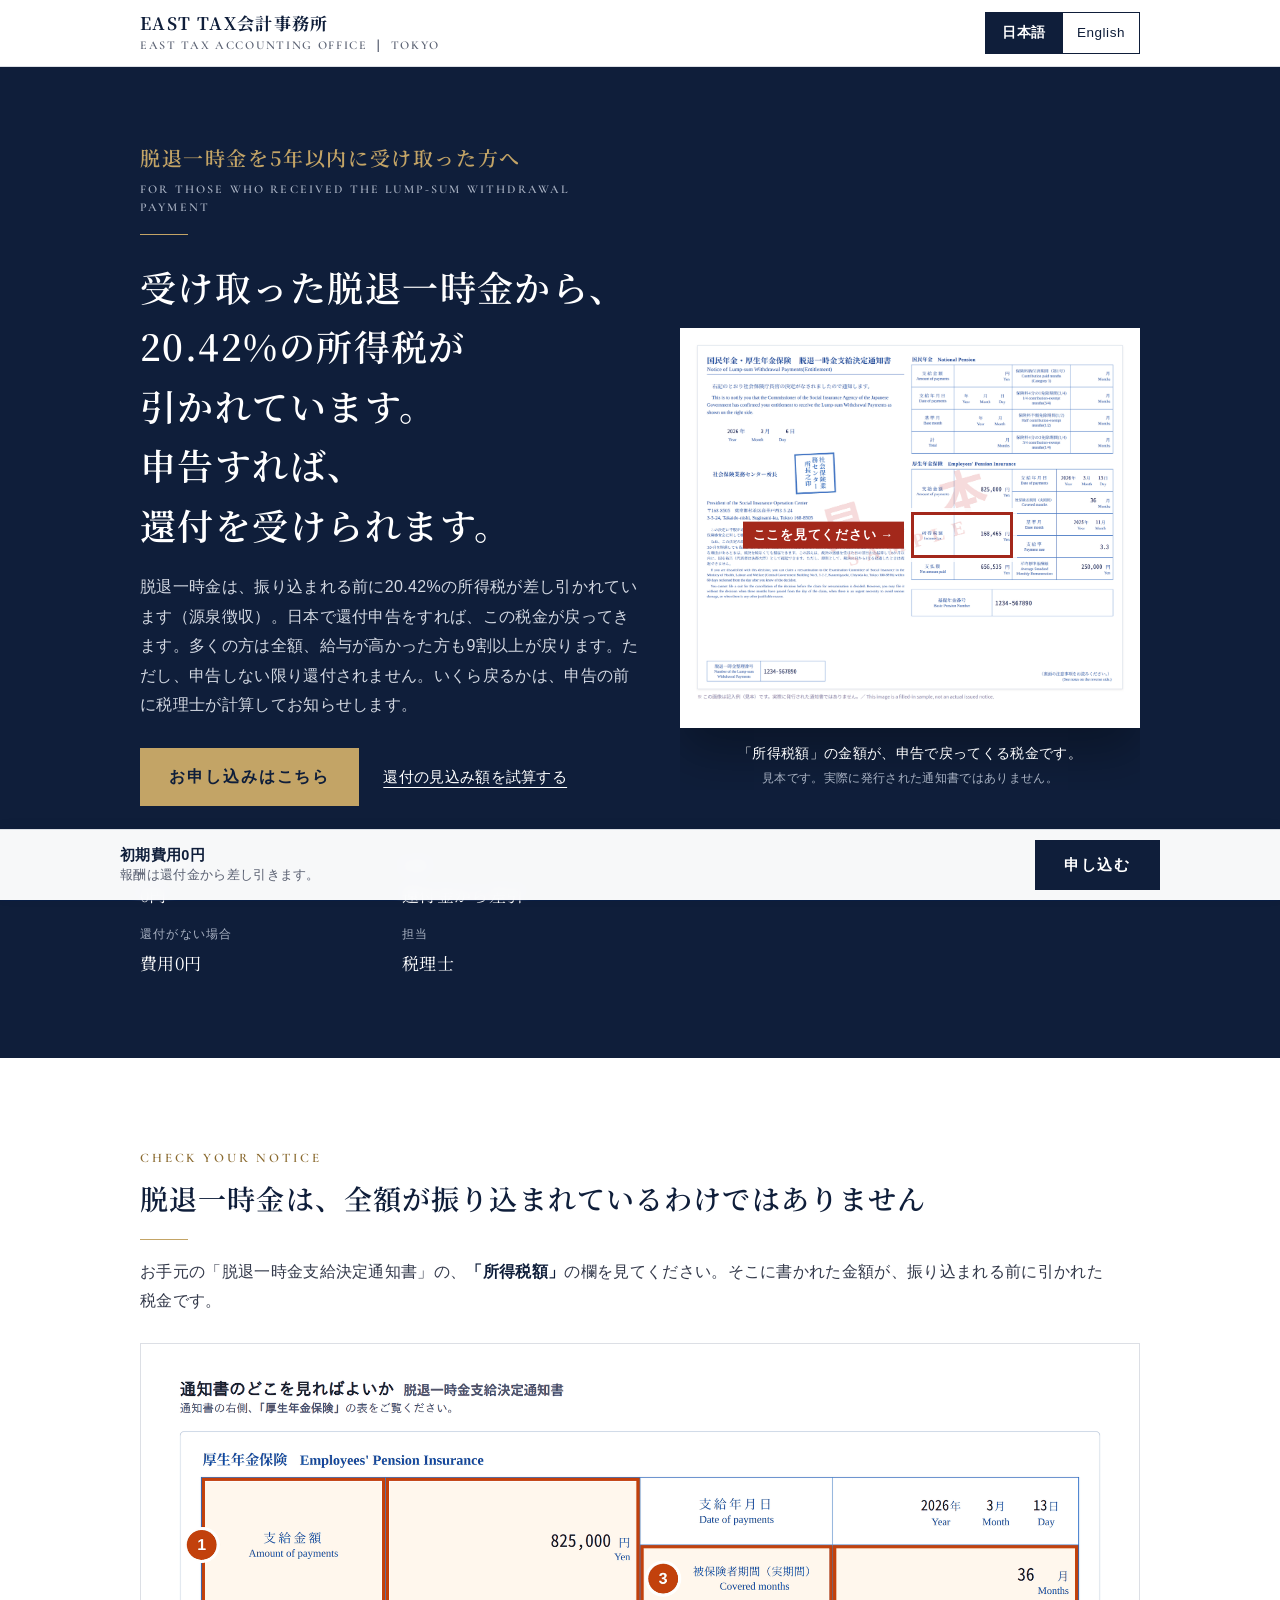
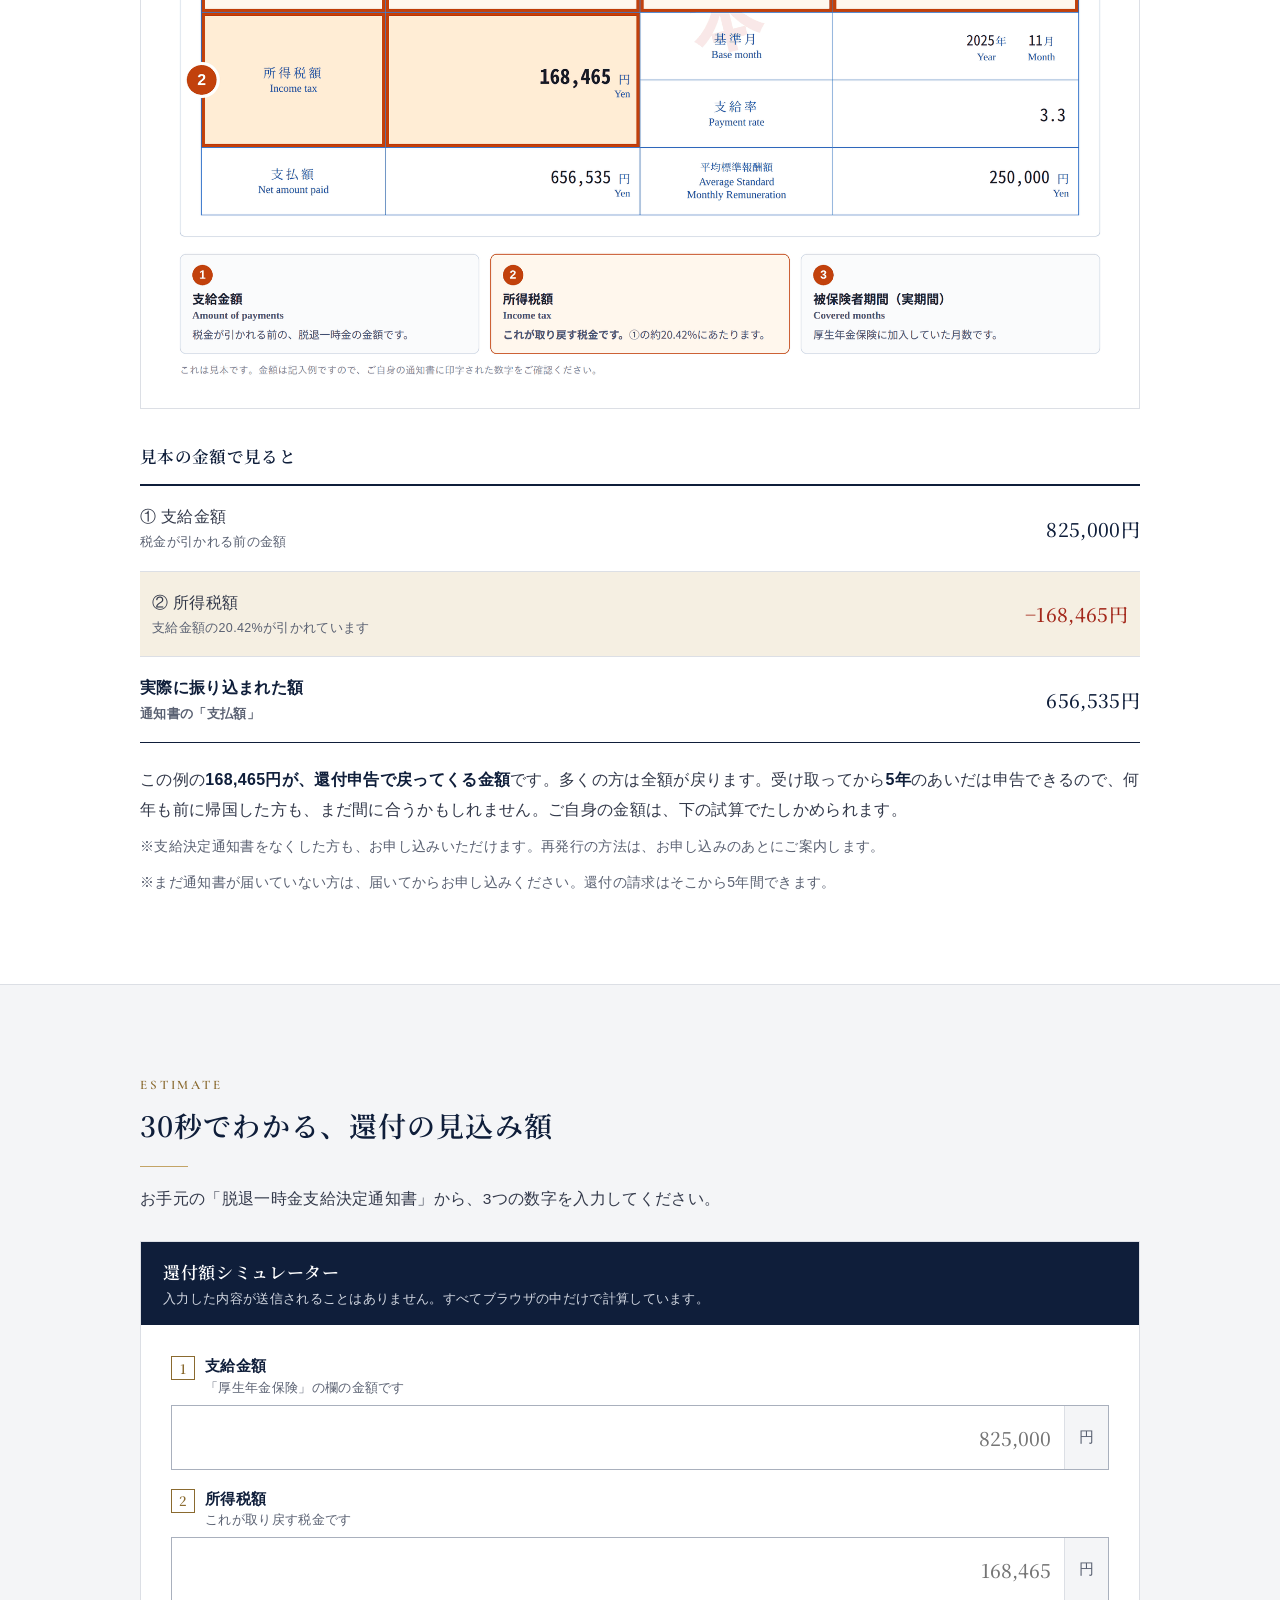
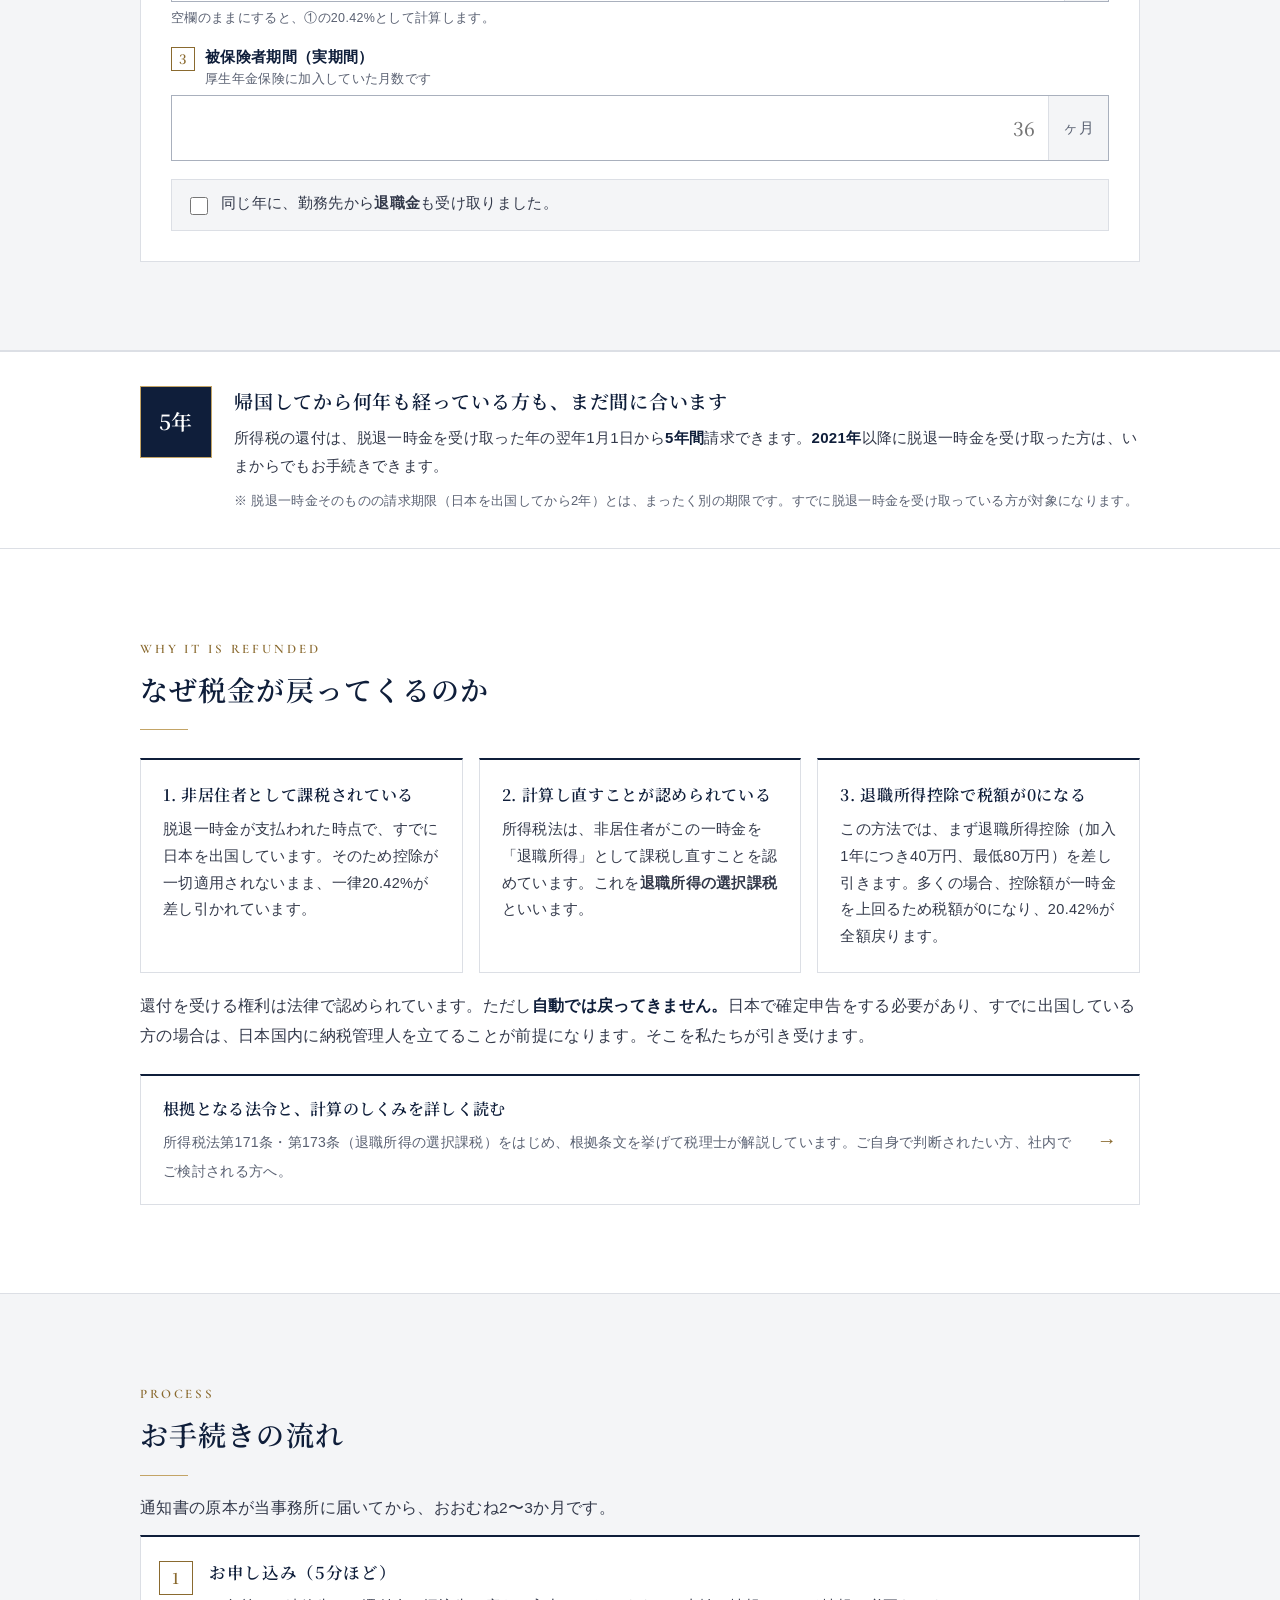
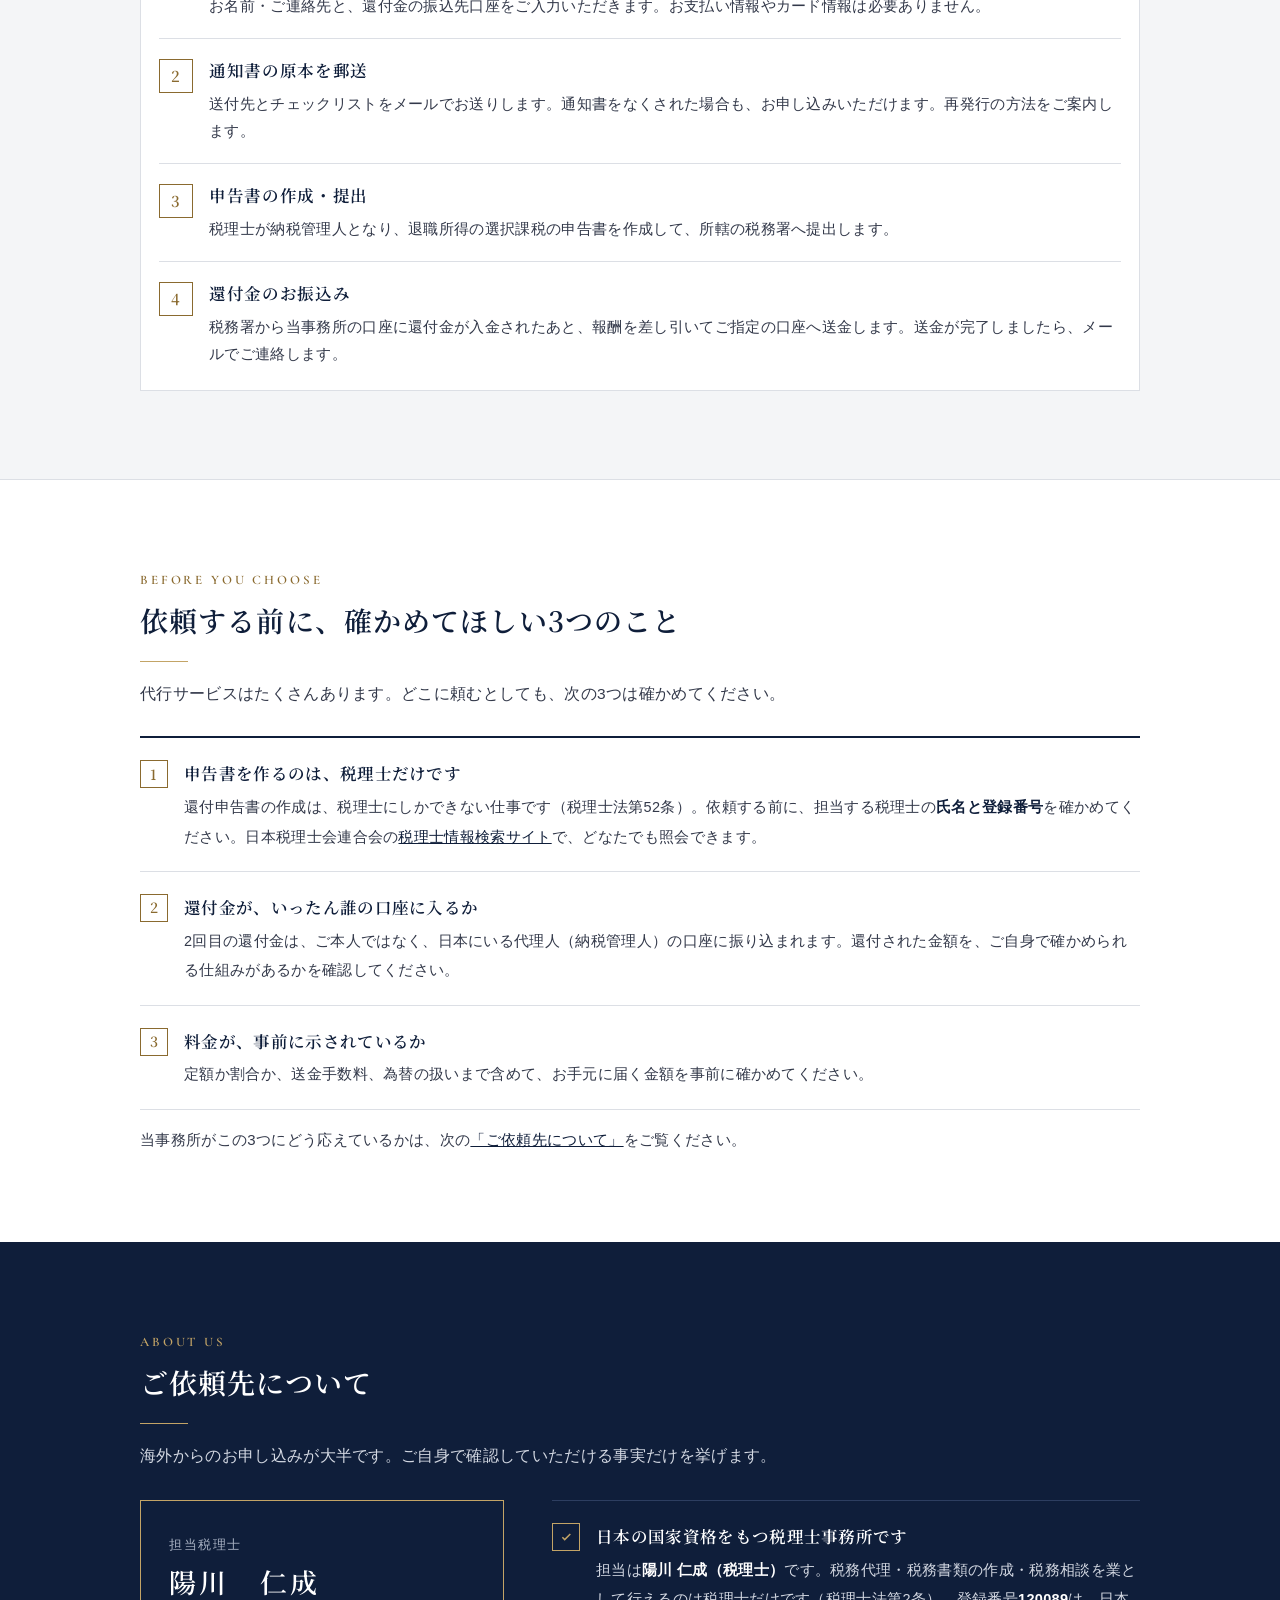
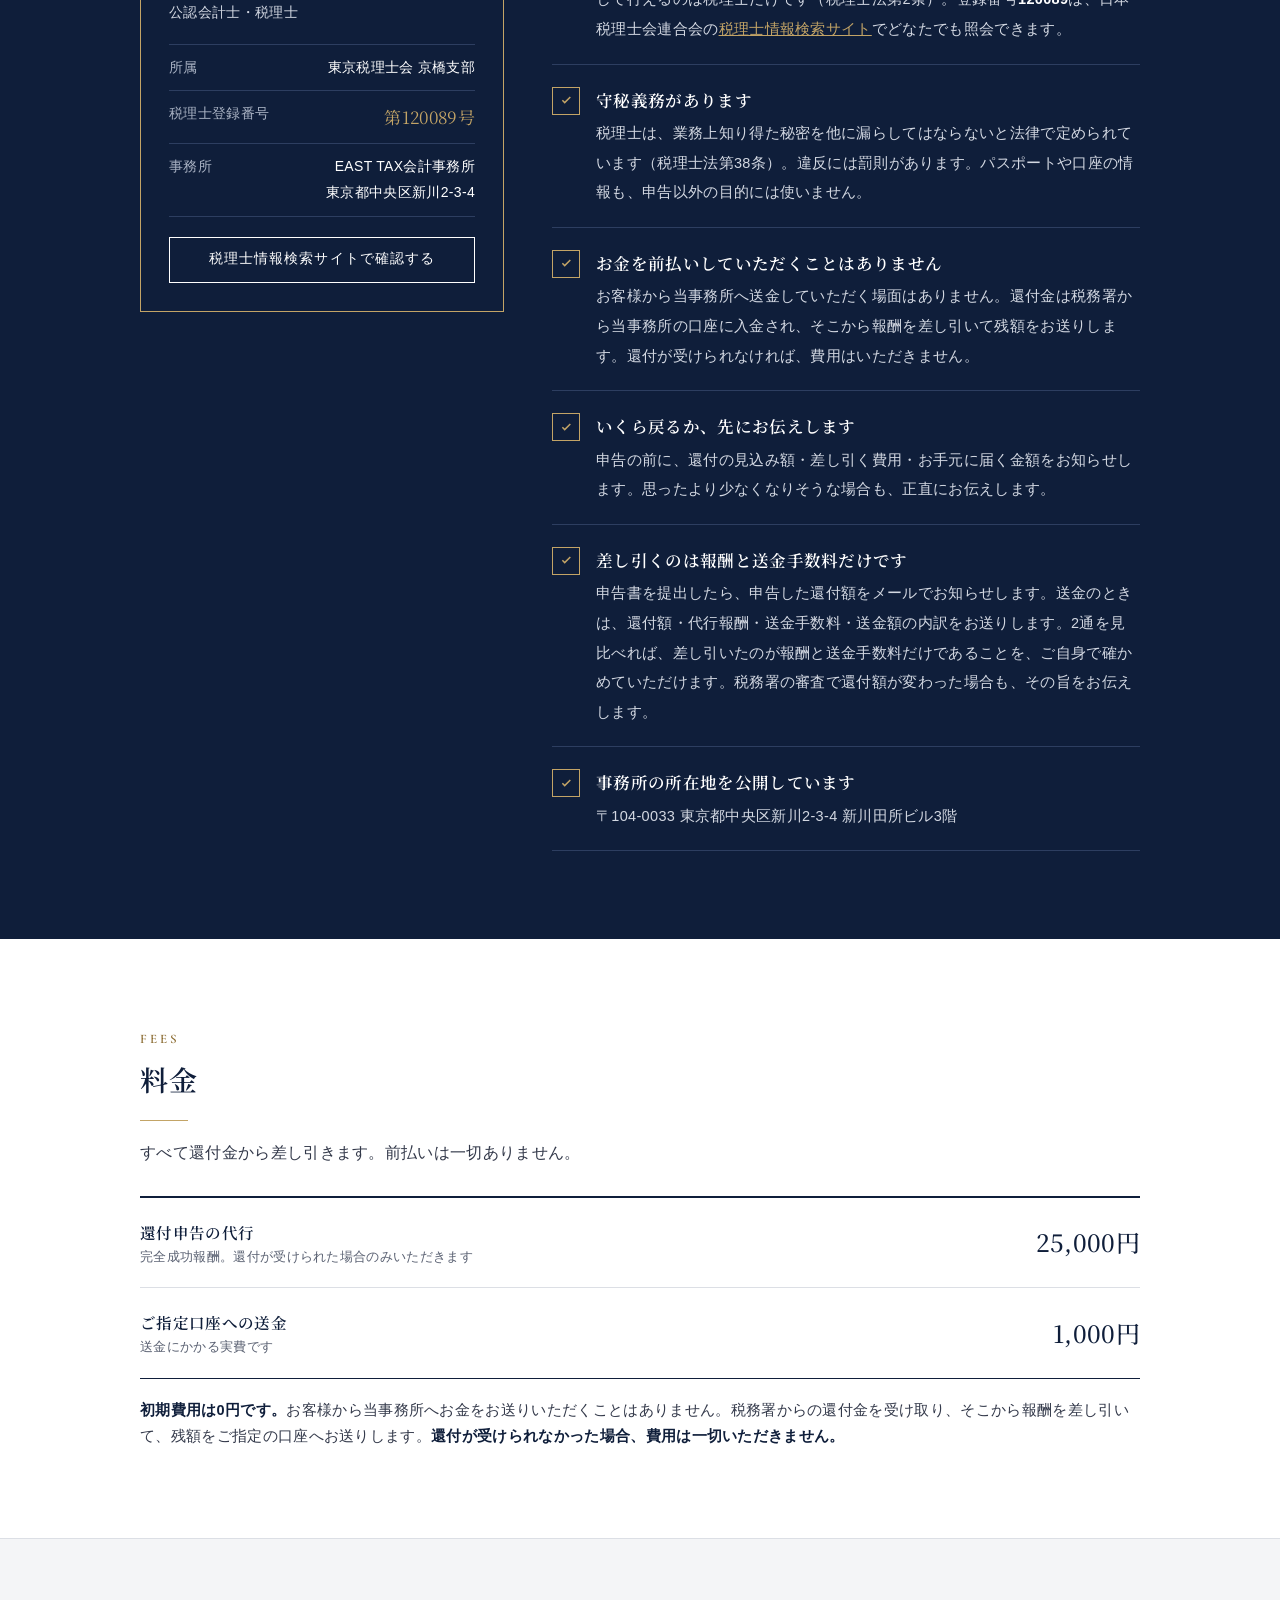
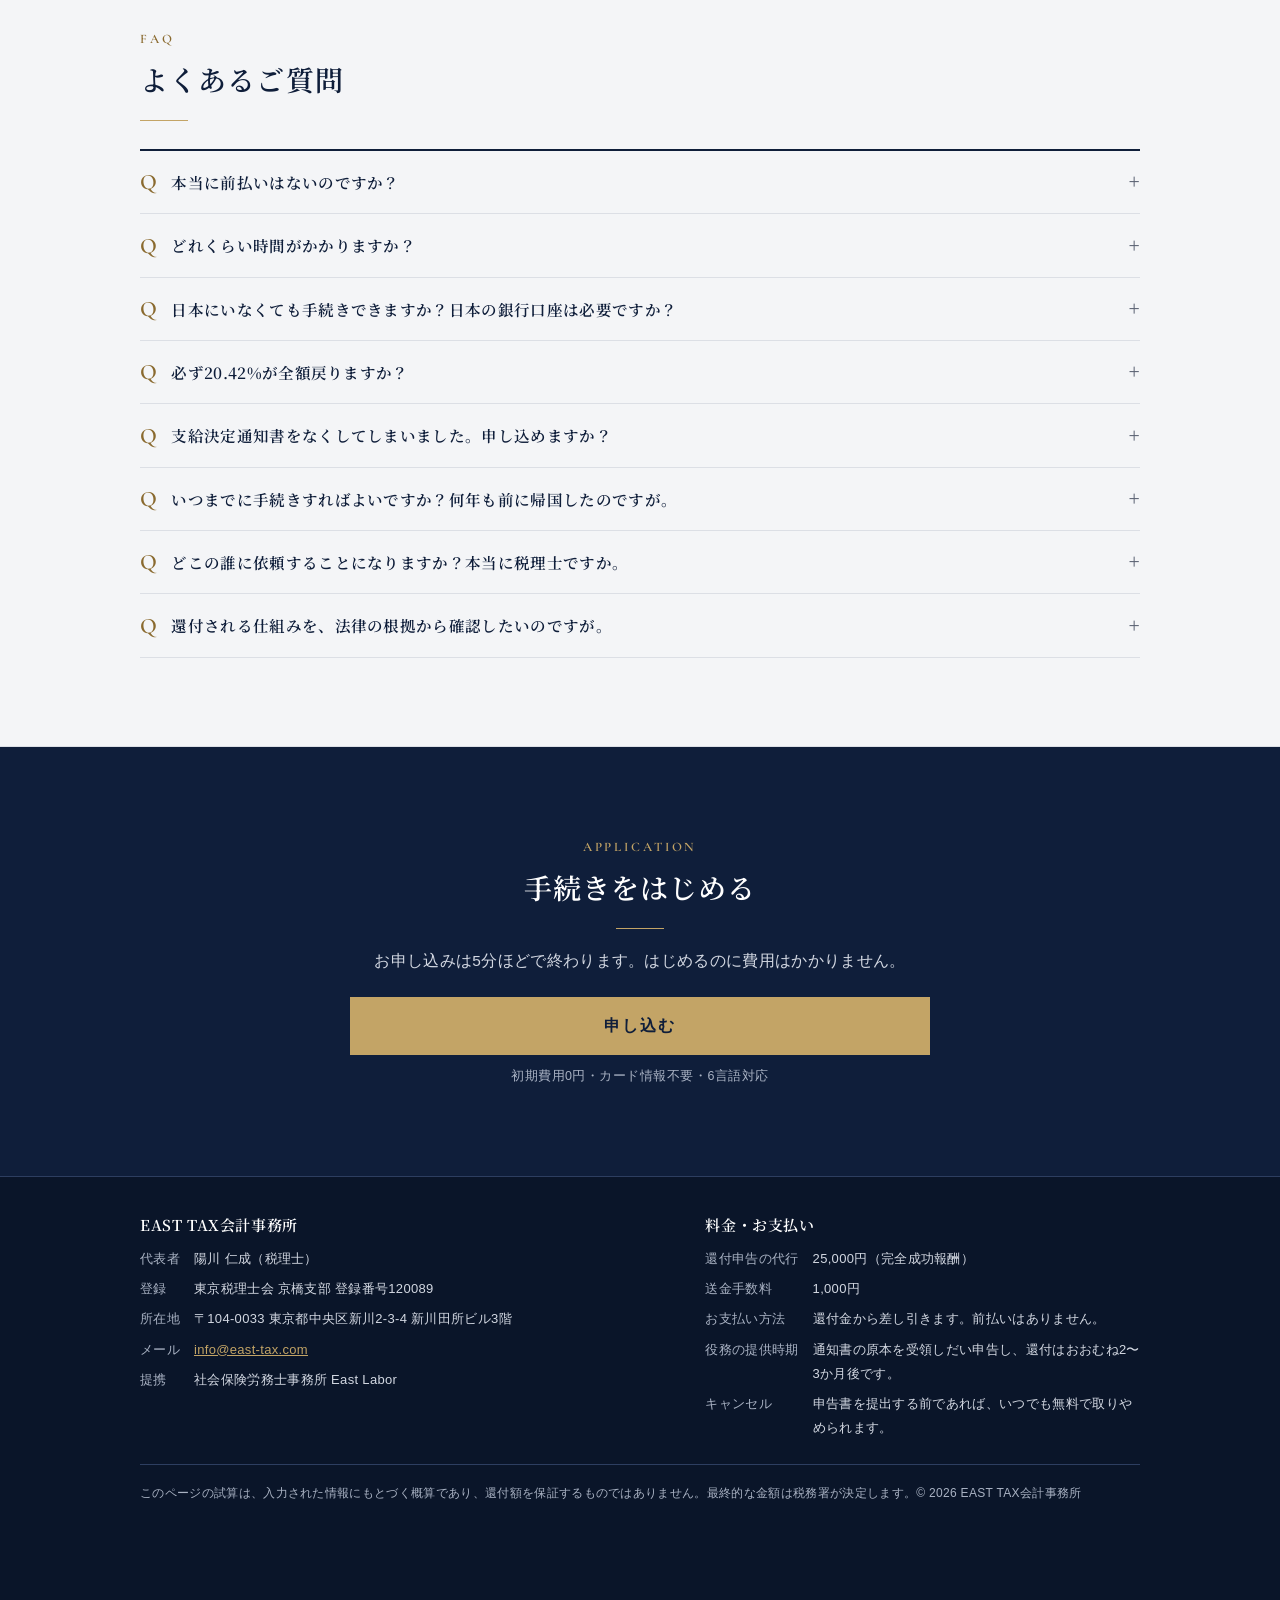
<file: lp/ja/index.html>
<!doctype html>
<html lang="ja">
<head>
<meta charset="utf-8">
<meta name="viewport" content="width=device-width, initial-scale=1">
<title>脱退一時金の所得税還付｜引かれた20.42%を取り戻す - EAST TAX会計事務所</title>
<meta name="description" content="脱退一時金から源泉徴収された20.42%の所得税は、退職所得の選択課税の申告で取り戻せます。税理士が代行。初期費用0円、報酬は還付金から差し引きます。還付がなければ費用はいただきません。">
<meta property="og:title" content="脱退一時金から引かれた20.42%の所得税を取り戻す">
<meta property="og:description" content="30秒で還付の見込み額がわかります。初期費用0円・完全成功報酬。">
<meta property="og:type" content="website">
<link rel="preconnect" href="https://fonts.googleapis.com">
<link rel="preconnect" href="https://fonts.gstatic.com" crossorigin>
<link rel="stylesheet" href="https://fonts.googleapis.com/css2?family=Cormorant+Garamond:wght@600&family=Noto+Serif+JP:wght@500;600;700&display=swap">
<link rel="icon" href="data:image/svg+xml,<svg xmlns='http://www.w3.org/2000/svg' viewBox='0 0 100 100'><text y='.9em' font-size='90'>%F0%9F%92%B4</text></svg>">

<!--
  ============================================================================
  CONFIG — 広告を回す前にここだけ直せば動きます（他は触らなくてOK）
  英語版 ../en/index.html と同じ構成です。料金・事務所情報は両方直すこと。
  ============================================================================
-->
<script>
var LP = {
  FORM_URL:     'https://form.east-tax.com/',
  REF:          'gads_ja',          // 既定の紹介元コード（?ref= で上書き可）
  LANG:         'ja',

  FEE_SERVICE:  25000,              // 申告代行報酬（完全成功報酬）
  FEE_TRANSFER: 1000,               // 送金手数料

  GA_ID:        '',                 // 例 'G-XXXXXXXXXX'
  ADS_ID:       'AW-18578080639',   // Google広告のタグID（2026-11-16 設定）
  ADS_CONV_CTA: '',                 // 「申し込む」ボタンのクリック。Google広告では「セカンダリ（補助）」として登録する。
                                    // 最適化に使う主のコンバージョンは、フォームの申込み完了（web/config.js の ADS_CONV_SUBMIT）

  CONTACT:      'info@east-tax.com',
  OFFICE_NAME:  'EAST TAX会計事務所',
  OFFICE_REP:   '陽川 仁成（税理士）',   // 日税連の税理士名簿の登録名
  OFFICE_ADDR:  '〒104-0033 東京都中央区新川2-3-4 新川田所ビル3階',
  OFFICE_REG:   '東京税理士会 京橋支部 登録番号120089',   // ★要確認
  REG_NO:       '120089',                                 // ★要確認（税理士情報検索サイトでの照会用）
  PARTNER_SR:   '社会保険労務士事務所 East Labor'
};
</script>

<style>
/* 2026-11-16 デザイン変更：士業らしいフォーマルな配色・書体（紺＋金、見出しは明朝体） */
:root{
  --c-bg:#ffffff; --c-alt:#f4f5f7; --c-surface:#ffffff; --c-text:#33394a; --c-muted:#5a6172;
  --c-navy:#0f1e3a; --c-navy-2:#1b2c4f; --c-navy-line:#2d3e60; --c-on-navy:#d3d8e2; --c-on-navy-sub:#a9b2c3;
  --c-gold:#c3a466; --c-gold-text:#8a6a2f; --c-mark:#a3281b; --c-tint:#f5efe2;
  --c-border:#dcdfe5; --c-input-border:#a9b0bd;
  --c-primary:#0f1e3a; --c-primary-dark:#1b2c4f;
  --c-warn:#6b4a12; --c-warn-soft:#f8f1e1;
  --font-latin:-apple-system,BlinkMacSystemFont,"Segoe UI",Roboto,"Helvetica Neue",Arial,"Noto Sans","Liberation Sans";
  --font-ja:"Hiragino Sans","Hiragino Kaku Gothic ProN","Yu Gothic UI","Yu Gothic",YuGothic,Meiryo,"Noto Sans CJK JP","Noto Sans JP";
  --font-serif:"Noto Serif JP","Hiragino Mincho ProN","Yu Mincho",YuMincho,serif;
  --font-en:"Cormorant Garamond",Georgia,serif;
  color-scheme:light;
}
*,*::before,*::after{box-sizing:border-box}
html{font-family:var(--font-ja),var(--font-latin),sans-serif;-webkit-text-size-adjust:100%;text-size-adjust:100%;scroll-behavior:smooth}
body{margin:0;background:var(--c-bg);color:var(--c-text);line-height:1.85;letter-spacing:.02em;overflow-wrap:anywhere;line-break:strict}
.en{font-family:var(--font-latin),sans-serif}
.num-ltr{font-family:var(--font-latin),sans-serif;font-feature-settings:"tnum"}
:focus-visible{outline:3px solid #2563eb;outline-offset:2px}
img{max-width:100%;height:auto;display:block}
h1,h2,h3{line-height:1.6;margin:0;font-family:var(--font-serif);font-weight:600;color:var(--c-navy);letter-spacing:.04em}
p{margin:0}
a{color:var(--c-navy)}
.wrap{width:100%;max-width:1040px;margin:0 auto;padding:0 20px}
.nw{white-space:nowrap}

/* ---------- header ---------- */
.site{background:#fff;border-bottom:1px solid var(--c-border)}
.site .wrap{display:flex;align-items:center;justify-content:space-between;gap:12px;min-height:66px}
.brand{font-family:var(--font-serif);font-weight:700;font-size:17px;color:var(--c-navy);letter-spacing:.08em;line-height:1.35}
.brand small{display:block;font-family:var(--font-en);font-weight:600;font-size:12px;color:var(--c-muted);letter-spacing:.14em;margin-top:2px}
@media(max-width:420px){.brand{font-size:15px}.brand small{font-size:10.5px;letter-spacing:.08em}.langs a,.langs span{min-width:0;padding:0 11px}}
/* 言語の切り替えタブ（日本語 ｜ English） */
.langs{display:flex;flex:none;border:1px solid var(--c-navy)}
.langs a,.langs span{display:flex;align-items:center;justify-content:center;min-height:40px;min-width:76px;padding:0 14px;
  font-size:13.5px;text-decoration:none;color:var(--c-navy);white-space:nowrap;letter-spacing:.04em}
.langs a + span,.langs span + a{border-left:1px solid var(--c-navy)}
.langs .on{background:var(--c-navy);color:#fff;font-weight:700}
.langs a:hover{background:var(--c-alt)}

/* ---------- hero ---------- */
.hero{background:var(--c-navy);color:#fff;padding:44px 0 52px}
.hero-grid{display:flex;flex-wrap:wrap;gap:40px;align-items:center}
.hero-text{flex:1 1 440px;min-width:0}
.hero-lead{font-family:var(--font-serif);font-weight:600;font-size:18px;letter-spacing:.08em;color:var(--c-gold)}
.hero-en{font-family:var(--font-en);font-weight:600;font-size:12px;letter-spacing:.18em;color:var(--c-on-navy-sub);margin-top:4px;line-height:1.5}
.hero-en::after{content:"";display:block;width:48px;height:1px;background:var(--c-gold);margin:18px 0 22px}
h1{font-size:25px;color:#fff;line-height:1.65}
@media(max-width:380px){h1{font-size:22px}}
.lede{margin-top:18px;font-size:15.5px;color:var(--c-on-navy);max-width:34em}
.hero-cta{display:flex;flex-wrap:wrap;align-items:center;gap:14px 24px;margin-top:28px}
.hero-cta .btn{width:auto}
.hero-link{color:#fff;font-size:14.5px;text-underline-offset:5px}
.hero-link:hover{color:var(--c-gold)}
.facts{margin:30px 0 0;padding-top:18px;border-top:1px solid var(--c-navy-line);display:grid;grid-template-columns:repeat(2,minmax(0,1fr));gap:12px 24px}
.facts dt{font-size:12px;color:var(--c-on-navy-sub);letter-spacing:.1em}
.facts dd{margin:2px 0 0;font-family:var(--font-serif);font-size:17px;color:#fff}

/* 通知書の見本と「ここを見てください」 */
.sample{flex:1 1 400px;min-width:0;max-width:520px;margin:0 auto;padding:0;background:none;border:0}
.sample-paper{background:#fff;padding:8px;box-shadow:0 24px 48px rgba(0,0,0,.3)}
.sample-img{position:relative}
.sample-img img{border-radius:0}
.sample-mark{position:absolute;left:50.2%;top:45.9%;width:23%;height:12%;border:3px solid var(--c-mark);
  box-shadow:0 0 0 4px rgba(255,255,255,.85)}
.sample-mark span{position:absolute;right:calc(100% + 10px);top:50%;transform:translateY(-50%);white-space:nowrap;
  background:var(--c-mark);color:#fff;font-size:12.5px;font-weight:700;letter-spacing:.06em;padding:4px 10px;line-height:1.5}
@media(max-width:420px){.sample-mark span{font-size:11px;padding:3px 7px}}
.sample figcaption{color:#fff;text-align:center;font-size:13.5px;margin-top:14px;padding:0}
.sample figcaption small{display:block;font-size:12px;color:var(--c-on-navy-sub)}

/* ---------- sections ---------- */
section{padding:56px 0}
section.alt{background:var(--c-alt);border-top:1px solid var(--c-border);border-bottom:1px solid var(--c-border)}
section.dark{background:var(--c-navy);color:var(--c-on-navy)}
section.dark h2,section.dark h3{color:#fff}
.kicker{font-family:var(--font-en);font-weight:600;font-size:13px;letter-spacing:.22em;color:var(--c-gold-text);margin-bottom:6px}
section.dark .kicker{color:var(--c-gold)}
h2{font-size:22px}
h2::after{content:"";display:block;width:48px;height:1px;background:var(--c-gold);margin-top:18px}
#start h2::after{margin-left:auto;margin-right:auto}
h2 + .sub{margin-top:18px;color:var(--c-text);font-size:15.5px}
section.dark h2 + .sub{color:var(--c-on-navy)}
.sub b{color:var(--c-navy)}

/* ---------- 見本の金額表（notice） ---------- */
.tbl-cap{margin-top:32px;font-family:var(--font-serif);font-weight:600;color:var(--c-navy);font-size:16.5px}
.ledger{margin-top:12px;border-top:2px solid var(--c-navy);border-bottom:1px solid var(--c-navy)}
.lrow{display:flex;justify-content:space-between;align-items:center;gap:14px;padding:16px 0;border-bottom:1px solid var(--c-border)}
.lrow:last-child{border-bottom:0}
.lrow small{display:block;font-size:12.5px;color:var(--c-muted)}
.lrow b{font-family:var(--font-serif);font-weight:500;font-size:19px;color:var(--c-navy);white-space:nowrap}
.lrow.tax{background:var(--c-tint);padding-left:12px;padding-right:12px}
.lrow.tax b{color:var(--c-mark)}
.lrow .strong{font-weight:700;color:var(--c-navy)}
.after-tbl{margin-top:22px}
.after-tbl b{color:var(--c-navy)}
.lost-note{margin-top:10px;font-size:14px;color:var(--c-muted);padding-left:1em;text-indent:-1em}
.lost-note:first-of-type{margin-top:16px}
.lost-note::before{content:"※"}

/* ---------- calculator ---------- */
.calc{background:#fff;border:1px solid var(--c-border);overflow:hidden;margin-top:28px}
.calc-head{background:var(--c-navy);color:#fff;padding:16px 22px}
.calc-head h3{font-size:17px;color:#fff}
.calc-head p{font-size:13px;color:var(--c-on-navy);margin-top:3px;line-height:1.6}
.calc-body{padding:22px}
.field{margin-bottom:18px}
.field label{display:flex;align-items:flex-start;gap:10px;font-weight:700;font-size:15px;margin-bottom:7px;line-height:1.5;color:var(--c-navy)}
.n{flex:none;width:24px;height:24px;border:1px solid var(--c-gold-text);color:var(--c-gold-text);
  font-family:var(--font-serif);font-size:13px;font-weight:600;display:flex;align-items:center;justify-content:center;margin-top:1px}
.field .sub-label{display:block;font-weight:400;font-size:12.5px;color:var(--c-muted);margin-top:1px}
.inp{display:flex;align-items:stretch;border:1px solid var(--c-input-border);background:#fff;overflow:hidden;transition:border-color .12s}
.inp:focus-within{border-color:var(--c-navy);box-shadow:0 0 0 3px rgba(15,30,58,.12)}
.inp .suf{display:flex;align-items:center;padding:0 14px;background:var(--c-alt);color:var(--c-muted);
  font-size:14.5px;flex:none;border-left:1px solid var(--c-border)}
.inp input{flex:1;min-width:0;border:0;outline:0;padding:14px 13px;font:inherit;font-size:19px;
  font-family:var(--font-serif);font-weight:500;text-align:right;background:transparent;color:var(--c-navy)}
.hint{font-size:12.5px;color:var(--c-muted);margin-top:6px;line-height:1.6}
.chk{display:flex;gap:10px;align-items:flex-start;font-size:14.5px;color:var(--c-text);
  background:var(--c-alt);border:1px solid var(--c-border);padding:12px 14px;cursor:pointer;line-height:1.6}
.chk input{margin-top:5px;width:18px;height:18px;flex:none;accent-color:var(--c-navy)}
#other-wrap{margin-top:14px;padding-top:4px;border-top:1px dashed var(--c-border)}
#other-wrap[hidden]{display:none}

/* ---------- result ---------- */
.result{border-top:1px solid var(--c-border);padding:24px 22px;background:var(--c-navy);color:var(--c-on-navy)}
.result[hidden]{display:none}
.r-label{font-size:13.5px;color:var(--c-on-navy-sub);letter-spacing:.06em}
.r-big{font-family:var(--font-serif);font-size:38px;font-weight:600;color:var(--c-gold);line-height:1.25;margin-top:2px}
.rows{margin-top:16px}
.row{display:flex;justify-content:space-between;gap:12px;padding:10px 0;font-size:14.5px;border-top:1px solid var(--c-navy-line);line-height:1.6}
.row span:last-child{white-space:nowrap}
.row.net{border-top:1px solid var(--c-gold);padding:13px 0}
.row.net span{font-size:16px;font-weight:700;color:#fff}
.row.net span:last-child{font-family:var(--font-serif);font-weight:600;font-size:21px}
.r-note{margin-top:12px;font-size:12.5px;color:var(--c-on-navy-sub);line-height:1.75}
.r-note b{color:#fff}
.r-warn{margin-top:14px;background:var(--c-warn-soft);border:1px solid #e3d3a8;color:var(--c-warn);
  padding:12px 14px;font-size:13.5px;line-height:1.75}
.r-warn[hidden]{display:none}
.result .btn-sub{color:var(--c-on-navy-sub)}

/* ---------- buttons ---------- */
.btn{display:inline-flex;align-items:center;justify-content:center;gap:9px;width:100%;
  background:var(--c-navy);color:#fff;border:1px solid var(--c-navy);border-radius:0;padding:16px 28px;
  font:inherit;font-size:16px;font-weight:700;letter-spacing:.12em;text-decoration:none;cursor:pointer;line-height:1.5;transition:background .12s}
.btn:hover{background:var(--c-navy-2);color:#fff}
.btn.gold,.result .btn{background:var(--c-gold);border-color:var(--c-gold);color:var(--c-navy)}
.btn.gold:hover,.result .btn:hover{background:#d2b67e;color:var(--c-navy)}
.btn-sub{display:block;text-align:center;font-size:12.5px;color:var(--c-muted);margin-top:10px;letter-spacing:.04em}
section.dark .btn-sub{color:var(--c-on-navy-sub)}

/* ---------- cards ---------- */
.cards{display:grid;gap:16px;margin-top:28px}
@media(min-width:720px){.cards.c3{grid-template-columns:repeat(3,1fr)}.cards.c2{grid-template-columns:repeat(2,1fr)}}
.card{background:#fff;border:1px solid var(--c-border);border-top:2px solid var(--c-navy);padding:22px}
.card h3{font-size:16px;margin-bottom:8px}
.card p{font-size:14.5px;color:var(--c-text)}
.step{display:flex;gap:16px;padding:18px 0;border-bottom:1px solid var(--c-border)}
.step:last-child{border-bottom:0}
.step .sn{flex:none;width:34px;height:34px;border:1px solid var(--c-gold-text);color:var(--c-gold-text);
  font-family:var(--font-serif);font-weight:600;font-size:15px;display:flex;align-items:center;justify-content:center;margin-top:2px}
.step h3{font-size:16.5px}
.step p{font-size:14.5px;color:var(--c-text);margin-top:3px}

/* ---------- 5年バンド ---------- */
.band{background:#fff;border-top:1px solid var(--c-border);border-bottom:1px solid var(--c-border);padding:34px 0}
.band-in{display:flex;gap:22px;align-items:flex-start}
.band-ico{flex:none;width:72px;height:72px;border:1px solid var(--c-gold);background:var(--c-navy);color:#fff;
  display:flex;align-items:center;justify-content:center;font-family:var(--font-serif);font-size:21px;font-weight:600;line-height:1}
.band h2{font-size:19px}
.band h2::after{display:none}
.band p{margin-top:8px;font-size:15px}
.band p b{color:var(--c-navy)}
.band .note{margin-top:10px;font-size:13px;color:var(--c-muted)}
@media(max-width:559px){.band-in{gap:14px}.band-ico{width:56px;height:56px;font-size:17px}.band h2{font-size:17px}}

/* ---------- 解説ページへの導線 ---------- */
.more{display:flex;align-items:center;gap:16px;margin-top:24px;background:#fff;
  border:1px solid var(--c-border);border-top:2px solid var(--c-navy);padding:18px 22px;text-decoration:none;color:inherit;transition:background .12s}
.more:hover{background:var(--c-alt)}
.more .mt{flex:1;min-width:0}
.more .mt b{display:block;font-family:var(--font-serif);font-weight:600;font-size:16px;color:var(--c-navy);margin-bottom:3px}
.more .mt span{font-size:14px;color:var(--c-muted)}
.more .arw{flex:none;color:var(--c-gold-text);font-size:20px;line-height:1}

/* ---------- 信頼・確認事項 ---------- */
.trust{margin-top:28px;border-top:2px solid var(--c-navy)}
.trust .ti{display:flex;gap:16px;padding:20px 0;border-bottom:1px solid var(--c-border)}
.trust .tc{flex:none;width:28px;height:28px;border:1px solid var(--c-gold-text);color:var(--c-gold-text);
  display:flex;align-items:center;justify-content:center;margin-top:2px;font-family:var(--font-serif);font-weight:600;font-size:14px}
.trust .tt{flex:1;min-width:0}
.trust .tt > b{display:block;font-family:var(--font-serif);font-weight:600;font-size:16.5px;color:var(--c-navy);margin-bottom:3px}
.trust .tt span{font-size:14.5px;color:var(--c-text)}
.trust .tt span b{color:var(--c-navy)}
.trust .tt a{color:var(--c-navy)}
.check-note{margin-top:16px;font-size:15px;color:var(--c-text)}
.check-note a{color:var(--c-navy)}

/* ご依頼先（紺の背景） */
.trust-grid{display:flex;flex-wrap:wrap;gap:32px 48px;align-items:flex-start;margin-top:30px}
.profile{flex:1 1 300px;min-width:0;border:1px solid var(--c-gold);padding:28px;color:#fff}
.p-label{font-size:12.5px;color:var(--c-on-navy-sub);letter-spacing:.12em}
.p-name{font-family:var(--font-serif);font-weight:600;font-size:27px;letter-spacing:.12em;margin-top:4px;line-height:1.4}
.p-title{font-size:13.5px;color:var(--c-on-navy)}
.profile dl{margin:18px 0 0}
.profile dl div{display:flex;justify-content:space-between;gap:12px;padding:10px 0;border-top:1px solid var(--c-navy-line);font-size:14px}
.profile dl div:last-child{border-bottom:1px solid var(--c-navy-line)}
.profile dt{color:var(--c-on-navy-sub);white-space:nowrap}
.profile dd{margin:0;text-align:right}
.profile .p-reg{font-family:var(--font-serif);font-size:17px;color:var(--c-gold)}
.p-link{display:flex;align-items:center;justify-content:center;min-height:46px;margin-top:20px;border:1px solid #fff;
  color:#fff;font-size:13.5px;letter-spacing:.08em;text-decoration:none}
.p-link:hover{background:#fff;color:var(--c-navy)}
#trust .trust{flex:2 1 460px;min-width:0;margin-top:0;border-top:1px solid var(--c-navy-line)}
#trust .trust .ti{border-bottom:1px solid var(--c-navy-line)}
#trust .trust .tc{border-color:var(--c-gold);color:var(--c-gold)}
#trust .trust .tt > b{color:#fff}
#trust .trust .tt span{color:var(--c-on-navy)}
#trust .trust .tt span b{color:#fff}
#trust .trust .tt a{color:var(--c-gold)}

/* ---------- pricing ---------- */
.price{margin-top:28px;border-top:2px solid var(--c-navy);border-bottom:1px solid var(--c-navy)}
.price .prow{display:flex;justify-content:space-between;align-items:center;gap:14px;padding:20px 0;border-bottom:1px solid var(--c-border);font-size:15.5px}
.price .prow:last-child{border-bottom:0}
.price .prow > span{font-family:var(--font-serif);font-weight:600;color:var(--c-navy)}
.price .prow b{white-space:nowrap;font-family:var(--font-serif);font-weight:500;font-size:24px;color:var(--c-navy)}
.price .prow small{display:block;font-family:var(--font-ja),sans-serif;color:var(--c-muted);font-size:12.5px;font-weight:400;line-height:1.65}
.price-note{margin-top:18px;font-size:14.5px;color:var(--c-text);line-height:1.85}
.price-note b{color:var(--c-navy)}

/* ---------- faq ---------- */
#faq h2{margin-bottom:28px}
details{border-bottom:1px solid var(--c-border);background:none}
#faq details:first-of-type{border-top:2px solid var(--c-navy)}
summary{cursor:pointer;padding:18px 0;font-family:var(--font-serif);font-weight:600;font-size:15.5px;color:var(--c-navy);list-style:none;display:flex;
  justify-content:space-between;gap:14px;align-items:center;line-height:1.7}
summary::-webkit-details-marker{display:none}
summary::before{content:"Q";font-family:var(--font-en);font-size:22px;color:var(--c-gold-text);flex:none;line-height:1}
summary::after{content:"+";font-family:var(--font-ja);font-size:20px;font-weight:400;color:var(--c-muted);flex:none;line-height:1;margin-left:auto}
details[open] summary::after{content:"\2212"}
details .ans{padding:0 0 20px 30px;font-size:14.5px;color:var(--c-text)}

/* ---------- figure ---------- */
figure{margin:28px 0 0;background:#fff;border:1px solid var(--c-border);padding:12px;overflow:hidden}
figcaption{font-size:12.5px;color:var(--c-muted);margin-top:10px;padding:0 4px 2px}

/* ---------- footer ---------- */
footer{background:#0a1529;color:var(--c-on-navy);padding:36px 0 110px;font-size:13.5px;border-top:1px solid var(--c-navy-line)}
footer h3{color:#fff;font-size:15px;margin-bottom:10px}
footer .fgrid{display:grid;gap:22px}
@media(min-width:720px){footer .fgrid{grid-template-columns:1.25fr 1fr}}
footer dl{margin:0;display:grid;grid-template-columns:auto 1fr;gap:6px 14px;font-size:13px}
footer dt{color:var(--c-on-navy-sub);white-space:nowrap}
footer dd{margin:0}
footer a{color:var(--c-gold)}
.legal{margin-top:24px;padding-top:18px;border-top:1px solid var(--c-navy-line);font-size:12px;color:var(--c-on-navy-sub);line-height:1.8}

/* ---------- sticky cta ---------- */
.sticky{position:fixed;left:0;right:0;bottom:0;background:rgba(255,255,255,.97);
  border-top:1px solid var(--c-border);padding:10px 16px calc(10px + env(safe-area-inset-bottom));
  box-shadow:0 -2px 10px rgba(15,30,58,.08);z-index:50;backdrop-filter:saturate(180%) blur(6px)}
.sticky .wrap{display:flex;align-items:center;gap:12px;padding:0}
.sticky .s-txt{flex:1;min-width:0;font-size:12.5px;color:var(--c-muted);line-height:1.45}
.sticky .s-txt b{display:block;color:var(--c-navy);font-size:14.5px}
.sticky .btn{width:auto;flex:none;padding:13px 28px;font-size:15px}
@media(max-width:559px){.sticky .s-txt{display:none}.sticky .btn{width:100%}}

@media(min-width:720px){
  .hero{padding:72px 0 80px}
  .hero-lead{font-size:20px}
  h1{font-size:36px}
  .lede{font-size:16px}
  section{padding:88px 0}
  h2{font-size:28px}
  .calc-body{padding:30px}
  .result{padding:30px}
}
</style>
</head>
<body>

<header class="site">
  <div class="wrap">
    <div class="brand">EAST TAX会計事務所<small>EAST TAX ACCOUNTING OFFICE ｜ TOKYO</small></div>
    <nav class="langs" aria-label="言語">
      <span class="on" aria-current="page">日本語</span><a href="../en/" hreflang="en">English</a>
    </nav>
  </div>
</header>

<div class="hero">
  <div class="wrap hero-grid">
    <div class="hero-text">
      <p class="hero-lead">脱退一時金を5年以内に受け取った方へ</p>
      <p class="hero-en">FOR THOSE WHO RECEIVED THE LUMP-SUM WITHDRAWAL PAYMENT</p>
      <h1>受け取った脱退一時金から、<br>20.42%の所得税が<span class="nw">引かれています。</span><br>申告すれば、<span class="nw">還付を受けられます。</span></h1>
      <p class="lede">脱退一時金は、振り込まれる前に20.42%の所得税が差し引かれています（源泉徴収）。日本で還付申告をすれば、この税金が戻ってきます。多くの方は全額、給与が高かった方も9割以上が戻ります。ただし、申告しない限り還付されません。いくら戻るかは、申告の前に税理士が計算してお知らせします。</p>
      <div class="hero-cta">
        <a class="btn gold" href="#" id="cta-hero" data-cta="hero">お申し込みはこちら</a>
        <a class="hero-link" href="#calc">還付の見込み額を試算する</a>
      </div>
      <dl class="facts">
        <div><dt>初期費用</dt><dd>0円</dd></div>
        <div><dt>報酬</dt><dd>還付金から差引</dd></div>
        <div><dt>還付がない場合</dt><dd>費用0円</dd></div>
        <div><dt>担当</dt><dd>税理士</dd></div>
      </dl>
    </div>
    <figure class="sample">
      <div class="sample-paper">
        <div class="sample-img">
          <img src="../assets/notice-sample.png" width="1240" height="1075" decoding="async"
               alt="脱退一時金支給決定通知書の見本。右側の「厚生年金保険」の表に、支給金額・所得税額・被保険者期間が印字されています。">
          <div class="sample-mark" aria-hidden="true"><span>ここを見てください →</span></div>
        </div>
      </div>
      <figcaption>「所得税額」の金額が、申告で戻ってくる税金です。<small>見本です。実際に発行された通知書ではありません。</small></figcaption>
    </figure>
  </div>
</div>

<!-- ============================ 気づき ============================ -->
<section id="notice">
  <div class="wrap">
    <p class="kicker">CHECK YOUR NOTICE</p>
    <h2>脱退一時金は、<span class="nw">全額が振り込まれて</span><span class="nw">いるわけではありません</span></h2>
    <p class="sub">お手元の「脱退一時金支給決定通知書」の、<b>「所得税額」</b>の欄を見てください。そこに書かれた金額が、振り込まれる前に引かれた<span class="nw">税金です。</span></p>
    <figure>
      <img src="../assets/notice-guide-ja.png" width="1240" height="815" loading="lazy" decoding="async"
           alt="脱退一時金支給決定通知書の見本。支給金額・所得税額・被保険者期間がどこに印字されているかを示しています。">
    </figure>
    <p class="tbl-cap">見本の金額で見ると</p>
    <div class="ledger">
      <div class="lrow"><span>① 支給金額<small>税金が引かれる前の金額</small></span><b>825,000円</b></div>
      <div class="lrow tax"><span>② 所得税額<small>支給金額の20.42%が引かれています</small></span><b>−168,465円</b></div>
      <div class="lrow"><span class="strong">実際に振り込まれた額<small>通知書の「支払額」</small></span><b>656,535円</b></div>
    </div>
    <p class="after-tbl">この例の<b>168,465円が、還付申告で戻ってくる金額</b>です。多くの方は全額が戻ります。受け取ってから<b>5年</b>のあいだは申告できるので、何年も前に帰国した方も、まだ間に合うかもしれません。ご自身の金額は、下の試算でたしかめられます。</p>
    <p class="lost-note">支給決定通知書をなくした方も、お申し込みいただけます。再発行の方法は、お申し込みのあとにご案内します。</p>
    <p class="lost-note">まだ通知書が届いていない方は、届いてからお申し込みください。還付の請求はそこから5年間できます。</p>
  </div>
</section>

<!-- ============================ CALCULATOR ============================ -->
<section class="alt" id="calc">
  <div class="wrap">
    <p class="kicker">ESTIMATE</p>
    <h2>30秒でわかる、還付の見込み額</h2>
    <p class="sub">お手元の「脱退一時金支給決定通知書」から、3つの数字を入力してください。</p>

    <div class="calc">
      <div class="calc-head">
        <h3>還付額シミュレーター</h3>
        <p>入力した内容が送信されることはありません。すべてブラウザの中だけで計算しています。</p>
      </div>
      <div class="calc-body">
        <div class="field">
          <label for="f-amount"><span class="n">1</span><span>支給金額<span class="sub-label">「厚生年金保険」の欄の金額です</span></span></label>
          <div class="inp"><input id="f-amount" type="text" inputmode="numeric" autocomplete="off" placeholder="825,000"><span class="suf">円</span></div>
        </div>

        <div class="field">
          <label for="f-tax"><span class="n">2</span><span>所得税額<span class="sub-label">これが取り戻す税金です</span></span></label>
          <div class="inp"><input id="f-tax" type="text" inputmode="numeric" autocomplete="off" placeholder="168,465"><span class="suf">円</span></div>
          <p class="hint">空欄のままにすると、①の20.42%として計算します。</p>
        </div>

        <div class="field">
          <label for="f-months"><span class="n">3</span><span>被保険者期間（実期間）<span class="sub-label">厚生年金保険に加入していた月数です</span></span></label>
          <div class="inp"><input id="f-months" type="text" inputmode="numeric" autocomplete="off" placeholder="36"><span class="suf">ヶ月</span></div>
        </div>

        <label class="chk" for="f-other">
          <input type="checkbox" id="f-other">
          <span>同じ年に、勤務先から<b>退職金</b>も受け取りました。</span>
        </label>

        <div id="other-wrap" hidden>
          <div class="field" style="margin-top:16px">
            <label for="f-other-amount"><span>退職金の支給額</span></label>
            <div class="inp"><input id="f-other-amount" type="text" inputmode="numeric" autocomplete="off" placeholder="0"><span class="suf">円</span></div>
          </div>
          <div class="field" style="margin-bottom:4px">
            <label for="f-other-tax"><span>そこから源泉徴収された所得税額</span></label>
            <div class="inp"><input id="f-other-tax" type="text" inputmode="numeric" autocomplete="off" placeholder="0"><span class="suf">円</span></div>
          </div>
        </div>
      </div>

      <div class="result" id="result" hidden>
        <p class="r-label">税務署から還付される見込み額</p>
        <p class="r-big" id="r-refund">0円</p>

        <div class="rows">
          <div class="row minus"><span>報酬（完全成功報酬）</span><span id="r-fee">−25,000円</span></div>
          <div class="row minus"><span>ご指定口座への送金手数料</span><span id="r-transfer">−1,000円</span></div>
          <div class="row net"><span>お手元に届く金額</span><span id="r-net">0円</span></div>
        </div>

        <div class="r-warn" id="r-warn"></div>

        <p class="r-note">
          入力された数字をもとにした概算です。実際の申告とまったく同じ計算式を使っていますが、最終的な金額は税務署が決定します。<b>前払いは一切ありません。</b>費用はすべて、還付金が入金されてから差し引きます。
        </p>

        <div style="margin-top:18px">
          <a class="btn" href="#" id="cta-result" data-cta="result">申し込む（無料ではじめられます）</a><span class="btn-sub">入力は5分ほど・お支払い情報は不要です</span>
        </div>
      </div>
    </div>
  </div>
</section>

<!-- ============================ 5年さかのぼれる ============================ -->
<div class="band">
  <div class="wrap">
    <div class="band-in">
      <div class="band-ico">5年</div>
      <div>
        <h2>帰国してから何年も経っている方も、まだ間に合います</h2>
        <p>所得税の還付は、脱退一時金を受け取った年の翌年1月1日から<b>5年間</b>請求できます。<b id="band-year">—</b>以降に脱退一時金を受け取った方は、いまからでもお手続きできます。</p>
        <p class="note">※ 脱退一時金そのものの請求期限（日本を出国してから2年）とは、まったく別の期限です。すでに脱退一時金を受け取っている方が対象になります。</p>
      </div>
    </div>
  </div>
</div>

<!-- ============================ WHY ============================ -->
<section id="why">
  <div class="wrap">
    <p class="kicker">WHY IT IS REFUNDED</p>
    <h2>なぜ税金が戻ってくるのか</h2>
    <div class="cards c3">
      <div class="card">
        <h3>1. 非居住者として課税されている</h3>
        <p>脱退一時金が支払われた時点で、すでに日本を出国しています。そのため控除が一切適用されないまま、一律20.42%が差し引かれています。</p>
      </div>
      <div class="card">
        <h3>2. 計算し直すことが認められている</h3>
        <p>所得税法は、非居住者がこの一時金を「退職所得」として課税し直すことを認めています。これを<b>退職所得の選択課税</b>といいます。</p>
      </div>
      <div class="card">
        <h3>3. 退職所得控除で税額が0になる</h3>
        <p>この方法では、まず退職所得控除（加入1年につき40万円、最低80万円）を差し引きます。多くの場合、控除額が一時金を上回るため税額が0になり、20.42%が全額戻ります。</p>
      </div>
    </div>
    <p class="sub" style="margin-top:18px">
      還付を受ける権利は法律で認められています。ただし<b>自動では戻ってきません。</b>日本で確定申告をする必要があり、すでに出国している方の場合は、日本国内に納税管理人を立てることが前提になります。そこを私たちが引き受けます。
    </p>

    <a class="more" href="why/" id="more-why">
      <div class="mt">
        <b>根拠となる法令と、計算のしくみを詳しく読む</b>
        <span>所得税法第171条・第173条（退職所得の選択課税）をはじめ、根拠条文を挙げて税理士が解説しています。ご自身で判断されたい方、社内でご検討される方へ。</span>
      </div>
      <div class="arw" aria-hidden="true">→</div>
    </a>
  </div>
</section>

<!-- ============================ HOW ============================ -->
<section class="alt" id="how">
  <div class="wrap">
    <p class="kicker">PROCESS</p>
    <h2>お手続きの流れ</h2>
    <p class="sub">通知書の原本が当事務所に届いてから、おおむね2〜3か月です。</p>
    <div class="cards" style="margin-top:12px">
      <div class="card" style="padding:4px 18px">
        <div class="step"><div class="sn">1</div><div>
          <h3>お申し込み（5分ほど）</h3>
          <p>お名前・ご連絡先と、還付金の振込先口座をご入力いただきます。お支払い情報やカード情報は必要ありません。</p></div></div>
        <div class="step"><div class="sn">2</div><div>
          <h3>通知書の原本を郵送</h3>
          <p>送付先とチェックリストをメールでお送りします。通知書をなくされた場合も、お申し込みいただけます。再発行の方法をご案内します。</p></div></div>
        <div class="step"><div class="sn">3</div><div>
          <h3>申告書の作成・提出</h3>
          <p>税理士が納税管理人となり、退職所得の選択課税の申告書を作成して、所轄の税務署へ提出します。</p></div></div>
        <div class="step"><div class="sn">4</div><div>
          <h3>還付金のお振込み</h3>
          <p>税務署から当事務所の口座に還付金が入金されたあと、報酬を差し引いてご指定の口座へ送金します。送金が完了しましたら、メールでご連絡します。</p></div></div>
      </div>
    </div>
  </div>
</section>

<!-- ============================ 業者選びの注意 ============================ -->
<section id="check">
  <div class="wrap">
    <p class="kicker">BEFORE YOU CHOOSE</p>
    <h2>依頼する前に、確かめてほしい3つのこと</h2>
    <p class="sub">代行サービスはたくさんあります。どこに頼むとしても、次の3つは確かめてください。</p>
    <div class="trust check">
      <div class="ti"><div class="tc">1</div>
        <div class="tt"><b>申告書を作るのは、税理士だけです</b><span>還付申告書の作成は、税理士にしかできない仕事です（税理士法第52条）。依頼する前に、担当する税理士の<b>氏名と登録番号</b>を確かめてください。日本税理士会連合会の<a href="https://www.zeirishikensaku.jp/" target="_blank" rel="noopener">税理士情報検索サイト</a>で、どなたでも照会できます。</span></div></div>
      <div class="ti"><div class="tc">2</div>
        <div class="tt"><b>還付金が、いったん誰の口座に入るか</b><span>2回目の還付金は、ご本人ではなく、日本にいる代理人（納税管理人）の口座に振り込まれます。還付された金額を、ご自身で確かめられる仕組みがあるかを確認してください。</span></div></div>
      <div class="ti"><div class="tc">3</div>
        <div class="tt"><b>料金が、事前に示されているか</b><span>定額か割合か、送金手数料、為替の扱いまで含めて、お手元に届く金額を事前に確かめてください。</span></div></div>
    </div>
    <p class="check-note">当事務所がこの3つにどう応えているかは、次の<a href="#trust">「ご依頼先について」</a>をご覧ください。</p>
  </div>
</section>

<!-- ============================ 信頼 ============================ -->
<section class="dark" id="trust">
  <div class="wrap">
    <p class="kicker">ABOUT US</p>
    <h2>ご依頼先について</h2>
    <p class="sub">海外からのお申し込みが大半です。ご自身で確認していただける事実だけを挙げます。</p>
    <div class="trust-grid">
    <div class="profile">
      <span class="p-label">担当税理士</span>
      <p class="p-name">陽川　仁成</p>
      <p class="p-title">公認会計士・税理士</p>
      <dl>
        <div><dt>所属</dt><dd>東京税理士会 京橋支部</dd></div>
        <div><dt>税理士登録番号</dt><dd class="p-reg">第<span id="p-regno">—</span>号</dd></div>
        <div><dt>事務所</dt><dd>EAST TAX会計事務所<br>東京都中央区新川2-3-4</dd></div>
      </dl>
      <a class="p-link" href="https://www.zeirishikensaku.jp/" target="_blank" rel="noopener">税理士情報検索サイトで確認する</a>
    </div>
    <div class="trust">
      <div class="ti"><div class="tc"><svg width="15" height="15" viewBox="0 0 20 20" fill="currentColor" aria-hidden="true"><path d="M7.6 14.2 3.8 10.4l1.4-1.4 2.4 2.4 6.8-6.8 1.4 1.4z"/></svg></div>
        <div class="tt"><b>日本の国家資格をもつ税理士事務所です</b><span>担当は<b id="t-rep">—</b>です。税務代理・税務書類の作成・税務相談を業として行えるのは税理士だけです（税理士法第2条）。登録番号<b id="t-regno">—</b>は、日本税理士会連合会の<a href="https://www.zeirishikensaku.jp/" target="_blank" rel="noopener">税理士情報検索サイト</a>でどなたでも照会できます。</span></div></div>
      <div class="ti"><div class="tc"><svg width="15" height="15" viewBox="0 0 20 20" fill="currentColor" aria-hidden="true"><path d="M7.6 14.2 3.8 10.4l1.4-1.4 2.4 2.4 6.8-6.8 1.4 1.4z"/></svg></div>
        <div class="tt"><b>守秘義務があります</b><span>税理士は、業務上知り得た秘密を他に漏らしてはならないと法律で定められています（税理士法第38条）。違反には罰則があります。パスポートや口座の情報も、申告以外の目的には使いません。</span></div></div>
      <div class="ti"><div class="tc"><svg width="15" height="15" viewBox="0 0 20 20" fill="currentColor" aria-hidden="true"><path d="M7.6 14.2 3.8 10.4l1.4-1.4 2.4 2.4 6.8-6.8 1.4 1.4z"/></svg></div>
        <div class="tt"><b>お金を前払いしていただくことはありません</b><span>お客様から当事務所へ送金していただく場面はありません。還付金は税務署から当事務所の口座に入金され、そこから報酬を差し引いて残額をお送りします。還付が受けられなければ、費用はいただきません。</span></div></div>
      <div class="ti"><div class="tc"><svg width="15" height="15" viewBox="0 0 20 20" fill="currentColor" aria-hidden="true"><path d="M7.6 14.2 3.8 10.4l1.4-1.4 2.4 2.4 6.8-6.8 1.4 1.4z"/></svg></div>
        <div class="tt"><b>いくら戻るか、先にお伝えします</b><span>申告の前に、還付の見込み額・差し引く費用・お手元に届く金額をお知らせします。思ったより少なくなりそうな場合も、正直にお伝えします。</span></div></div>
      <div class="ti"><div class="tc"><svg width="15" height="15" viewBox="0 0 20 20" fill="currentColor" aria-hidden="true"><path d="M7.6 14.2 3.8 10.4l1.4-1.4 2.4 2.4 6.8-6.8 1.4 1.4z"/></svg></div>
        <div class="tt"><b>差し引くのは報酬と送金手数料だけです</b><span>申告書を提出したら、申告した還付額をメールでお知らせします。送金のときは、還付額・代行報酬・送金手数料・送金額の内訳をお送りします。2通を見比べれば、差し引いたのが報酬と送金手数料だけであることを、ご自身で確かめていただけます。税務署の審査で還付額が変わった場合も、その旨をお伝えします。</span></div></div>
      <div class="ti"><div class="tc"><svg width="15" height="15" viewBox="0 0 20 20" fill="currentColor" aria-hidden="true"><path d="M7.6 14.2 3.8 10.4l1.4-1.4 2.4 2.4 6.8-6.8 1.4 1.4z"/></svg></div>
        <div class="tt"><b>事務所の所在地を公開しています</b><span id="t-addr-line">—</span></div></div>
    </div>
  </div>
  </div>
</section>

<!-- ============================ PRICING ============================ -->
<section id="pricing">
  <div class="wrap">
    <p class="kicker">FEES</p>
    <h2>料金</h2>
    <p class="sub">すべて還付金から差し引きます。前払いは一切ありません。</p>
    <div class="price">
      <div class="prow"><span>還付申告の代行<small>完全成功報酬。還付が受けられた場合のみいただきます</small></span><b id="fee-service">25,000円</b></div>
      <div class="prow"><span>ご指定口座への送金<small>送金にかかる実費です</small></span><b id="fee-transfer">1,000円</b></div>
    </div>
    <p class="price-note">
      <b>初期費用は0円です。</b>お客様から当事務所へお金をお送りいただくことはありません。税務署からの還付金を受け取り、そこから報酬を差し引いて、残額をご指定の口座へお送りします。<b>還付が受けられなかった場合、費用は一切いただきません。</b>
    </p>
  </div>
</section>

<!-- ============================ FAQ ============================ -->
<section class="alt" id="faq">
  <div class="wrap">
    <p class="kicker">FAQ</p>
    <h2>よくあるご質問</h2>

    <details><summary>本当に前払いはないのですか？</summary><div class="ans">
      はい。報酬は還付金の中から差し引きます。税務署から還付が受けられなかった場合は、費用を請求することはありません。
    </div></details>

    <details><summary>どれくらい時間がかかりますか？</summary><div class="ans">
      通知書の原本が当事務所に届いてから、おおむね2〜3か月です。海外から郵送される場合は郵便に時間がかかることが多いので、お早めにお送りください。
    </div></details>

    <details><summary>日本にいなくても手続きできますか？日本の銀行口座は必要ですか？</summary><div class="ans">
      どちらも不要です。当事務所が日本国内の納税管理人となることで、海外にお住まいのままでも申告と還付の受け取りができます。還付金は、そのあとお客様ご指定の口座へ送金します。
    </div></details>

    <details><summary>必ず20.42%が全額戻りますか？</summary><div class="ans">
      多くの場合、退職所得控除が一時金の額を上回るため、源泉徴収された全額が還付されます。給与が高かった方は一部に税金がかかることがありますが、それでも9割以上は戻ります。ただし、<b>同じ年に会社から退職金も受け取った方</b>は、脱退一時金と合わせて計算するため、戻る額が大きく減ることがあります。退職金を受け取った方は、試算で「同じ年に、勤務先から退職金も受け取りました」にチェックを入れると、その分も含めて計算できます。いずれの場合も、申告の前に実際の数字で計算し、結果を正直にお伝えします。
    </div></details>

    <details><summary>支給決定通知書をなくしてしまいました。申し込めますか？</summary><div class="ans">
      支給決定通知書をなくした方も、お申し込みいただけます。再発行の方法は、お申し込みのあとにご案内します。基礎年金番号や年金手帳がお手元にあるとスムーズです。
    </div></details>

    <details><summary>いつまでに手続きすればよいですか？何年も前に帰国したのですが。</summary><div class="ans">
      脱退一時金を受け取った年の<b>翌年1月1日から5年間</b>請求できます（所得税法第173条、国税通則法第74条）。<b id="faq-year">—</b>以降に脱退一時金を受け取った方は、いまからでも間に合います。<br><br>よく混同されますが、<b>脱退一時金そのものの請求期限（日本を出国してから2年）とは別の期限です。</b>すでに脱退一時金を受け取っている方であれば、そこから5年間、所得税の還付を請求できます。「もう何年も前のことだから」とあきらめてしまっている方が少なくありません。
    </div></details>

    <details><summary>どこの誰に依頼することになりますか？本当に税理士ですか。</summary><div class="ans">
      東京の税理士事務所、<span id="faq-office">EAST TAX会計事務所</span>です。税理士登録の有無は、日本税理士会連合会の<a href="https://www.zeirishikensaku.jp/" target="_blank" rel="noopener">税理士情報検索サイト</a>で、登録番号<b id="faq-regno">—</b>を入力すればどなたでも確認できます。事務所の所在地と連絡先は、このページの最後に記載しています。
    </div></details>

    <details><summary>還付される仕組みを、法律の根拠から確認したいのですが。</summary><div class="ans">
      根拠となる条文を挙げた<a href="why/" id="faq-why">詳しい解説ページ</a>をご用意しています。所得税法第171条（退職所得の選択課税）および第173条（選択課税による還付）を中心に、計算例とあわせて説明しています。
    </div></details>
  </div>
</section>

<!-- ============================ FINAL CTA ============================ -->
<section class="dark" id="start">
  <div class="wrap" style="max-width:620px;text-align:center">
    <p class="kicker">APPLICATION</p>
    <h2>手続きをはじめる</h2>
    <p class="sub" style="margin-bottom:22px">お申し込みは5分ほどで終わります。はじめるのに費用はかかりません。</p>
    <a class="btn gold" href="#" id="cta-final" data-cta="final">申し込む</a><span class="btn-sub">初期費用0円・カード情報不要・6言語対応</span>
  </div>
</section>

<footer>
  <div class="wrap">
    <div class="fgrid">
      <div>
        <h3 id="f-office">EAST TAX会計事務所</h3>
        <dl>
          <dt>代表者</dt><dd id="f-rep">—</dd>
          <dt>登録</dt><dd id="f-reg">—</dd>
          <dt>所在地</dt><dd id="f-addr">—</dd>
          <dt>メール</dt><dd><a id="f-mail" href="#">—</a></dd>
          <dt>提携</dt><dd id="f-partner">—</dd>
        </dl>
      </div>
      <div>
        <h3>料金・お支払い</h3>
        <dl>
          <dt>還付申告の代行</dt><dd id="f-fee1">—</dd>
          <dt>送金手数料</dt><dd id="f-fee2">—</dd>
          <dt>お支払い方法</dt><dd>還付金から差し引きます。前払いはありません。</dd>
          <dt>役務の提供時期</dt><dd>通知書の原本を受領しだい申告し、還付はおおむね2〜3か月後です。</dd>
          <dt>キャンセル</dt><dd>申告書を提出する前であれば、いつでも無料で取りやめられます。</dd>
        </dl>
      </div>
    </div>
    <p class="legal">
      このページの試算は、入力された情報にもとづく概算であり、還付額を保証するものではありません。最終的な金額は税務署が決定します。<span id="f-copy"></span>
    </p>
  </div>
</footer>

<div class="sticky">
  <div class="wrap">
    <div class="s-txt"><b>初期費用0円</b>報酬は還付金から差し引きます。</div>
    <a class="btn" href="#" id="cta-sticky" data-cta="sticky">申し込む</a>
  </div>
</div>

<script>
(function () {
  'use strict';

  /* ---------------------------------------------------------------- *
   * 税額計算 — gas/Calc.gs の移植。式を変えるときは必ず両方を直すこと。
   * 英語版 ../en/index.html と同一のコード。
   * ---------------------------------------------------------------- */
  var WITHHOLDING_RATE = 2042;  // 20.42% を整数演算するための分子（/10000）

  var INCOME_TAX_TABLE = [
    [1949000, 0.05, 0],
    [3299000, 0.10, 97500],
    [6949000, 0.20, 427500],
    [8999000, 0.23, 636000],
    [17999000, 0.33, 1536000],
    [39999000, 0.40, 2796000],
    [Infinity, 0.45, 4796000]
  ];

  function serviceYearsFromMonths(months) {
    return Math.max(1, Math.ceil((Number(months) || 0) / 12));
  }

  function retirementDeduction(years) {
    if (years <= 20) return Math.max(400000 * years, 800000);
    return 8000000 + 700000 * (years - 20);
  }

  function incomeTaxOn(taxable) {
    for (var i = 0; i < INCOME_TAX_TABLE.length; i++) {
      var limit = INCOME_TAX_TABLE[i][0], rate = INCOME_TAX_TABLE[i][1], ded = INCOME_TAX_TABLE[i][2];
      if (taxable <= limit) return Math.max(0, Math.round(taxable * rate) - ded);
    }
    return 0;
  }

  function defaultWithholding(amount) {
    return Math.floor((Number(amount) || 0) * WITHHOLDING_RATE / 10000);
  }

  function calcRetirementTax(input) {
    var payments = (input.payments || []).filter(function (p) { return Number(p.amount) > 0; });
    var years = Math.max(1, Math.floor(Number(input.serviceYears) || 1));
    var revenue = 0, withheld = 0;
    payments.forEach(function (p) {
      revenue += Number(p.amount);
      withheld += Number(p.withheld || 0);
    });

    var deduction = retirementDeduction(years);
    var afterDeduction = Math.max(0, revenue - deduction);

    var income;
    if (years <= 5) {
      // 短期退職手当等: 300万円を超える部分は 1/2 にしない
      income = afterDeduction <= 3000000
        ? Math.floor(afterDeduction / 2)
        : 1500000 + (afterDeduction - 3000000);
    } else {
      income = Math.floor(afterDeduction / 2);
    }

    var taxable = Math.floor(income / 1000) * 1000;
    var incomeTax = incomeTaxOn(taxable);
    var reconstructionTax = Math.floor(incomeTax * 21 / 1000);
    var balance = (incomeTax + reconstructionTax) - withheld;

    return {
      revenue: revenue,
      withheld: withheld,
      totalTax: incomeTax + reconstructionTax,
      refund: balance < 0 ? -balance : 0,
      payable: balance > 0 ? Math.floor(balance / 100) * 100 : 0
    };
  }

  /* ---------------------------------------------------------------- *
   * 画面
   * ---------------------------------------------------------------- */
  var $ = function (id) { return document.getElementById(id); };
  var yen = function (n) { return Math.round(n).toLocaleString('en-US') + '円'; };
  var digits = function (s) { return String(s || '').replace(/[^0-9]/g, ''); };

  function setText(id, v) { var el = $(id); if (el) el.textContent = v; }

  /* --- CONFIG を画面に流し込む（1か所直せば全部変わるように） --- */
  setText('fee-service', yen(LP.FEE_SERVICE));
  setText('fee-transfer', yen(LP.FEE_TRANSFER));
  setText('r-fee', '−' + yen(LP.FEE_SERVICE));
  setText('r-transfer', '−' + yen(LP.FEE_TRANSFER));
  setText('f-office', LP.OFFICE_NAME);
  setText('faq-office', LP.OFFICE_NAME);
  setText('f-rep', LP.OFFICE_REP);
  setText('t-rep', LP.OFFICE_REP);
  setText('f-reg', LP.OFFICE_REG);
  setText('f-addr', LP.OFFICE_ADDR);
  setText('f-partner', LP.PARTNER_SR);
  setText('f-fee1', yen(LP.FEE_SERVICE) + '（完全成功報酬）');
  setText('f-fee2', yen(LP.FEE_TRANSFER));
  setText('f-copy', '© ' + new Date().getFullYear() + ' ' + LP.OFFICE_NAME);
  ['t-regno', 'faq-regno', 'p-regno'].forEach(function (id) { setText(id, LP.REG_NO); });
  setText('t-addr-line', LP.OFFICE_ADDR);

  /* --- 「5年前まで」を西暦で具体的に出す（年が変わっても自動で正しくなる） --- */
  // 還付請求は「支払を受けた年の翌年1月1日から5年」。したがって、いま請求できる
  // いちばん古い支給年は（今年 − 5）年。
  var earliestYear = new Date().getFullYear() - 5;
  ['band-year', 'faq-year'].forEach(function (id) { setText(id, earliestYear + '年'); });
  var mail = $('f-mail');
  if (mail) { mail.href = 'mailto:' + LP.CONTACT; mail.textContent = LP.CONTACT; }

  /* --- 申込フォームのURL（?ref= は LP の URL から引き継ぐ） --- */
  function applyUrl() {
    var ref = LP.REF;
    try {
      var q = new URLSearchParams(window.location.search).get('ref');
      if (q && /^[A-Za-z0-9_-]{1,32}$/.test(q)) ref = q;
    } catch (e) { /* 古いブラウザ */ }
    var u = LP.FORM_URL + (LP.FORM_URL.indexOf('?') >= 0 ? '&' : '?')
          + 'lang=' + encodeURIComponent(LP.LANG);
    if (ref) u += '&ref=' + encodeURIComponent(ref);
    return u;
  }

  /* --- 計測 --- */
  function track(name, params) {
    if (typeof window.gtag === 'function') window.gtag('event', name, params || {});
  }

  /* --- 入力欄: 数字だけ受け付けてカンマ区切りで表示する --- */
  var fields = ['f-amount', 'f-tax', 'f-months', 'f-other-amount', 'f-other-tax'];
  function rawValue(id) { return Number(digits($(id).value)) || 0; }

  fields.forEach(function (id) {
    var el = $(id);
    el.addEventListener('input', function () {
      var d = digits(el.value);
      // 月数はカンマを付けない
      el.value = d === '' ? '' : (id === 'f-months' ? d : Number(d).toLocaleString('en-US'));
      render();
    });
  });

  $('f-other').addEventListener('change', function () {
    $('other-wrap').hidden = !this.checked;
    render();
  });

  var counted = false;   // calc_complete は1回だけ送る

  function render() {
    var amount = rawValue('f-amount');
    var months = rawValue('f-months');
    var tax = rawValue('f-tax') || defaultWithholding(amount);
    var hasOther = $('f-other').checked;

    // ① と ③ が埋まるまでは結果を出さない
    if (!(amount > 0 && months > 0)) { $('result').hidden = true; return; }

    var payments = [{ amount: amount, withheld: tax }];
    if (hasOther && rawValue('f-other-amount') > 0) {
      payments.push({ amount: rawValue('f-other-amount'), withheld: rawValue('f-other-tax') });
    }

    var r = calcRetirementTax({
      payments: payments,
      serviceYears: serviceYearsFromMonths(months)
    });

    var fees = LP.FEE_SERVICE + LP.FEE_TRANSFER;
    var net = r.refund - fees;
    var warn = $('r-warn');

    setText('r-refund', yen(r.refund));
    setText('r-net', net > 0 ? yen(net) : yen(0));

    if (r.refund <= 0) {
      warn.hidden = false;
      warn.innerHTML = 'この数字では還付される税金はありません。通知書の金額をもう一度ご確認いただくか、'
        + '<a href="mailto:' + LP.CONTACT + '">メール</a>でお問い合わせください。無料でお調べします。';
    } else if (net <= 0) {
      warn.hidden = false;
      warn.innerHTML = '<b>お申し込みの前にご相談ください。</b>還付の見込み額が費用を下回っているため、'
        + '申告してもお手元に残らない可能性があります。どちらの場合も正直にお伝えします（'
        + '<a href="mailto:' + LP.CONTACT + '">' + LP.CONTACT + '</a>）。';
    } else if (hasOther) {
      warn.hidden = false;
      warn.innerHTML = '勤務先からの退職金がある場合、退職所得控除の計算に使う勤続年数が、厚生年金の加入月数より'
        + '長くなることがあります。この金額はおおよその目安としてご覧ください。正確な金額は、申告の前に確認してお伝えします。';
    } else {
      warn.hidden = true;
    }

    $('result').hidden = false;

    if (!counted && r.refund > 0) {
      counted = true;
      track('calc_complete', { value: r.refund, currency: 'JPY' });
    }
  }

  /* --- CTA --- */
  Array.prototype.forEach.call(document.querySelectorAll('[data-cta]'), function (a) {
    a.href = applyUrl();
    a.addEventListener('click', function () {
      track('cta_click', { cta_location: a.getAttribute('data-cta') });
      if (LP.ADS_CONV_CTA) track('conversion', { send_to: LP.ADS_CONV_CTA });
    });
  });

  /* --- 言語リンクにも ?ref= を引き継ぐ --- */
  try {
    var ref = new URLSearchParams(window.location.search).get('ref');
    if (ref && /^[A-Za-z0-9_-]{1,32}$/.test(ref)) {
      Array.prototype.forEach.call(document.querySelectorAll('.langs a, #more-why, #faq-why'), function (a) {
        a.href = a.getAttribute('href') + '?ref=' + encodeURIComponent(ref);
      });
    }
  } catch (e) { /* 古いブラウザ */ }

  render();
})();
</script>

<!-- Google tag — LP.GA_ID / LP.ADS_ID が設定されたときだけ読み込む -->
<script>
(function () {
  var ids = [LP.GA_ID, LP.ADS_ID].filter(Boolean);
  if (!ids.length) return;

  window.dataLayer = window.dataLayer || [];
  window.gtag = function () { window.dataLayer.push(arguments); };

  // 同意モード v2。EEA・英国・スイスは既定で拒否（これらの地域に広告を出すときは
  // 別途 Google 認定の同意管理プラットフォーム（CMP）の導入が必要）。
  gtag('consent', 'default', {
    ad_storage: 'denied', ad_user_data: 'denied', ad_personalization: 'denied', analytics_storage: 'denied',
    region: ['GB','CH','NO','IS','LI','AT','BE','BG','HR','CY','CZ','DK','EE','FI','FR','DE','GR','HU','IE',
             'IT','LV','LT','LU','MT','NL','PL','PT','RO','SK','SI','ES','SE']
  });
  gtag('consent', 'default', {
    ad_storage: 'granted', ad_user_data: 'granted', ad_personalization: 'granted', analytics_storage: 'granted'
  });

  var s = document.createElement('script');
  s.async = true;
  s.src = 'https://www.googletagmanager.com/gtag/js?id=' + encodeURIComponent(ids[0]);
  document.head.appendChild(s);

  gtag('js', new Date());
  ids.forEach(function (id) { gtag('config', id); });
})();
</script>

</body>
</html>
</file>
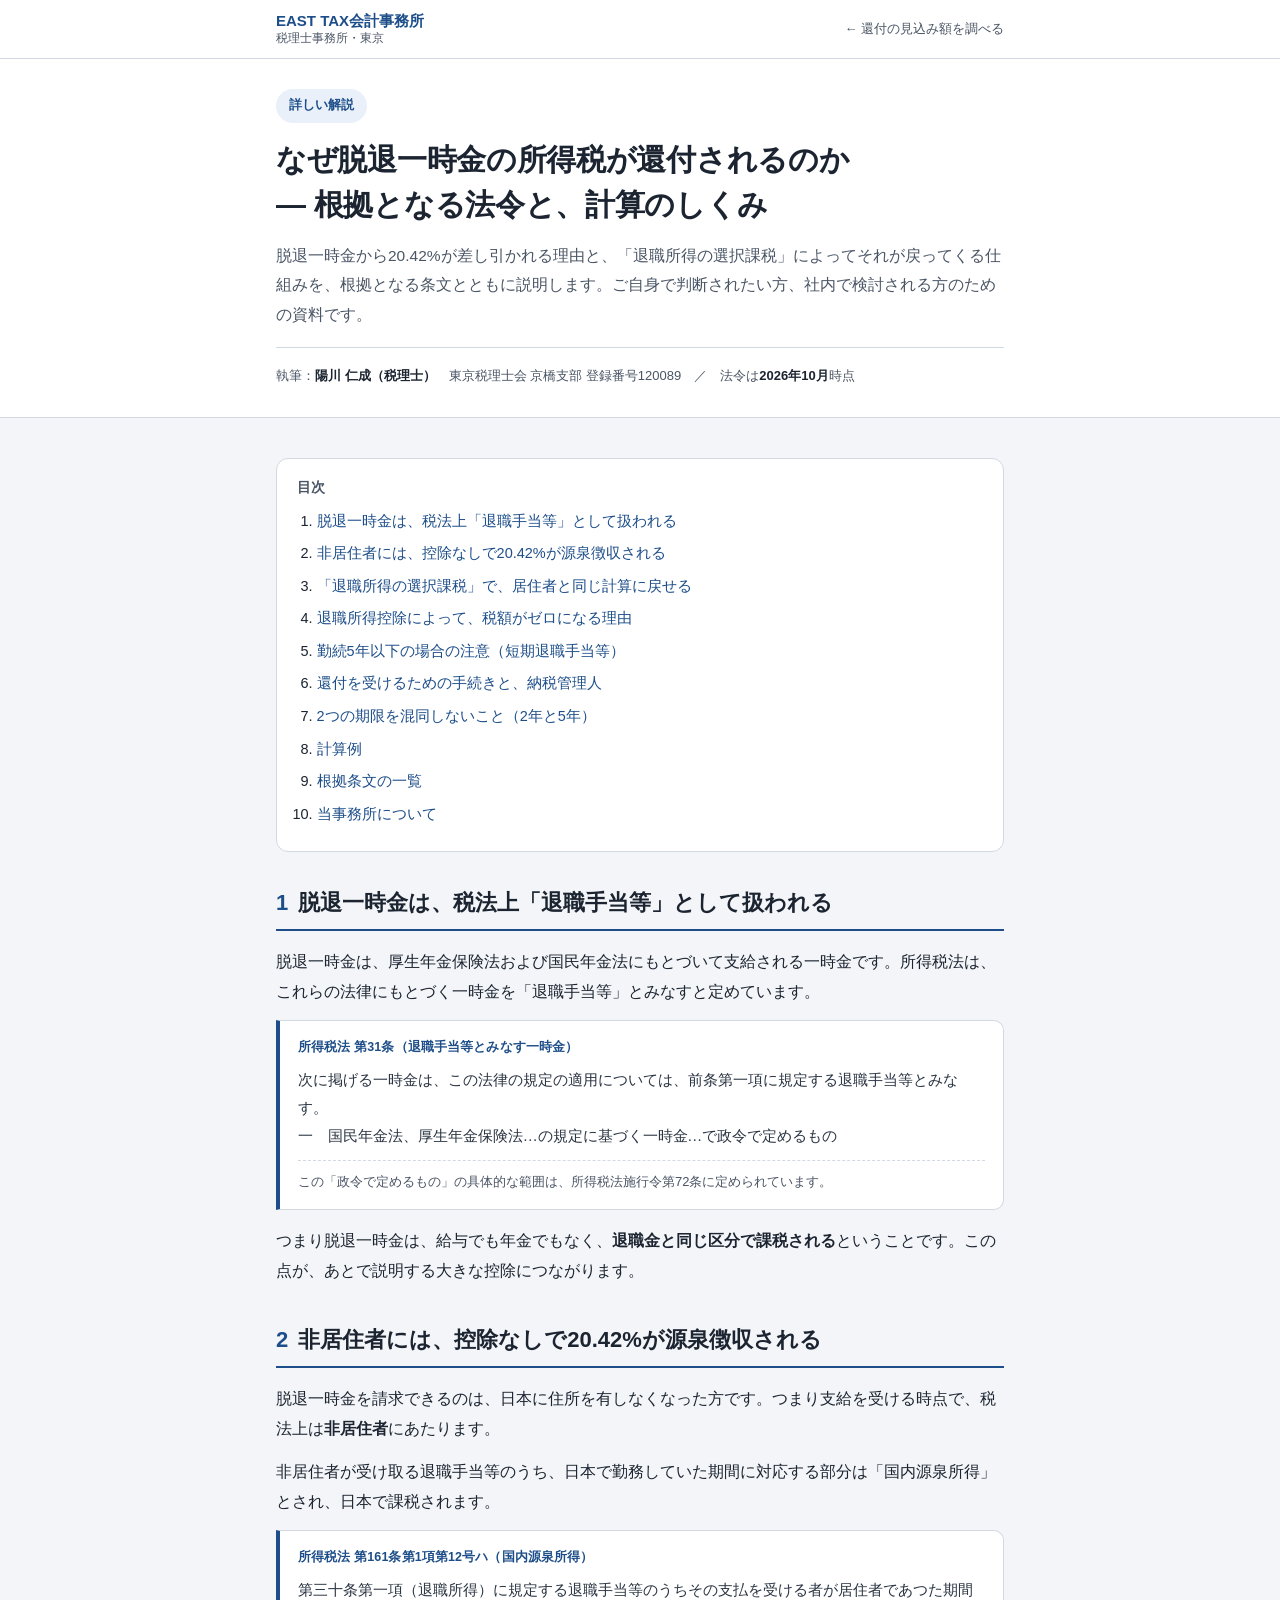
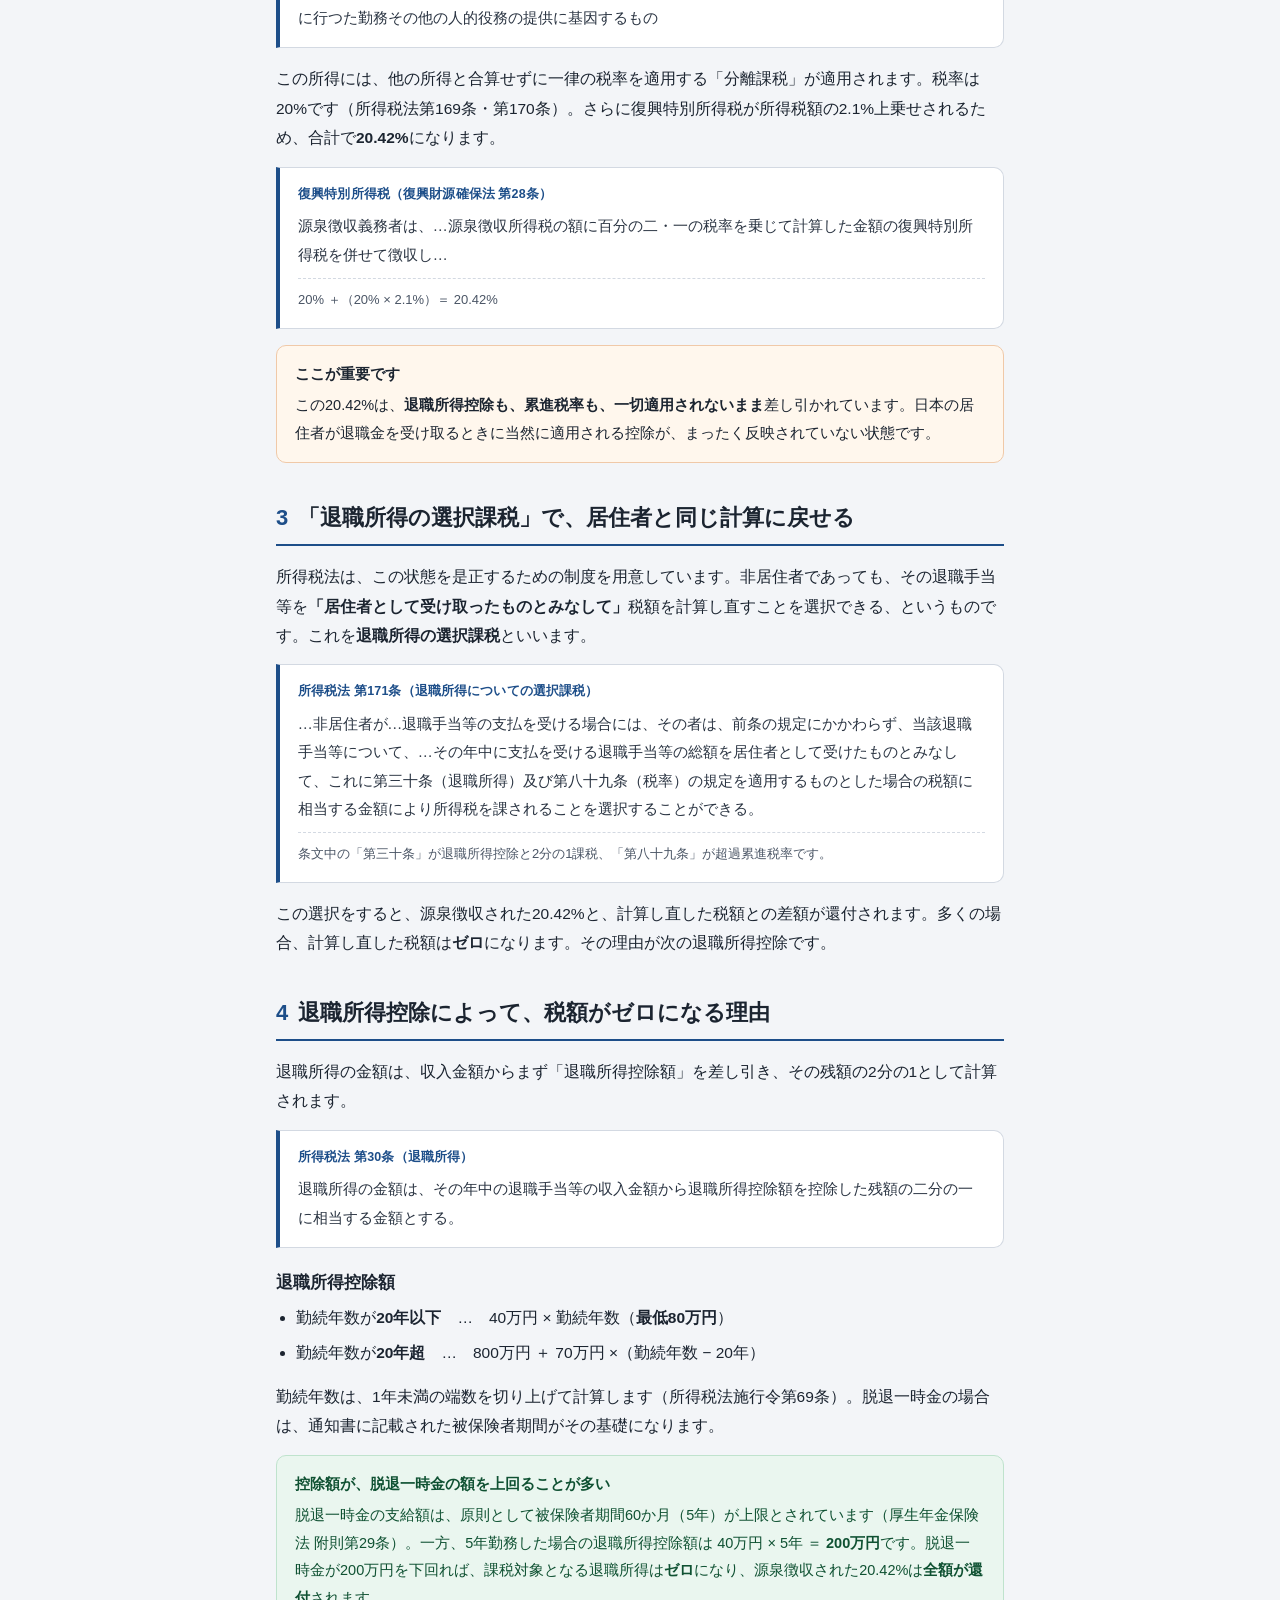
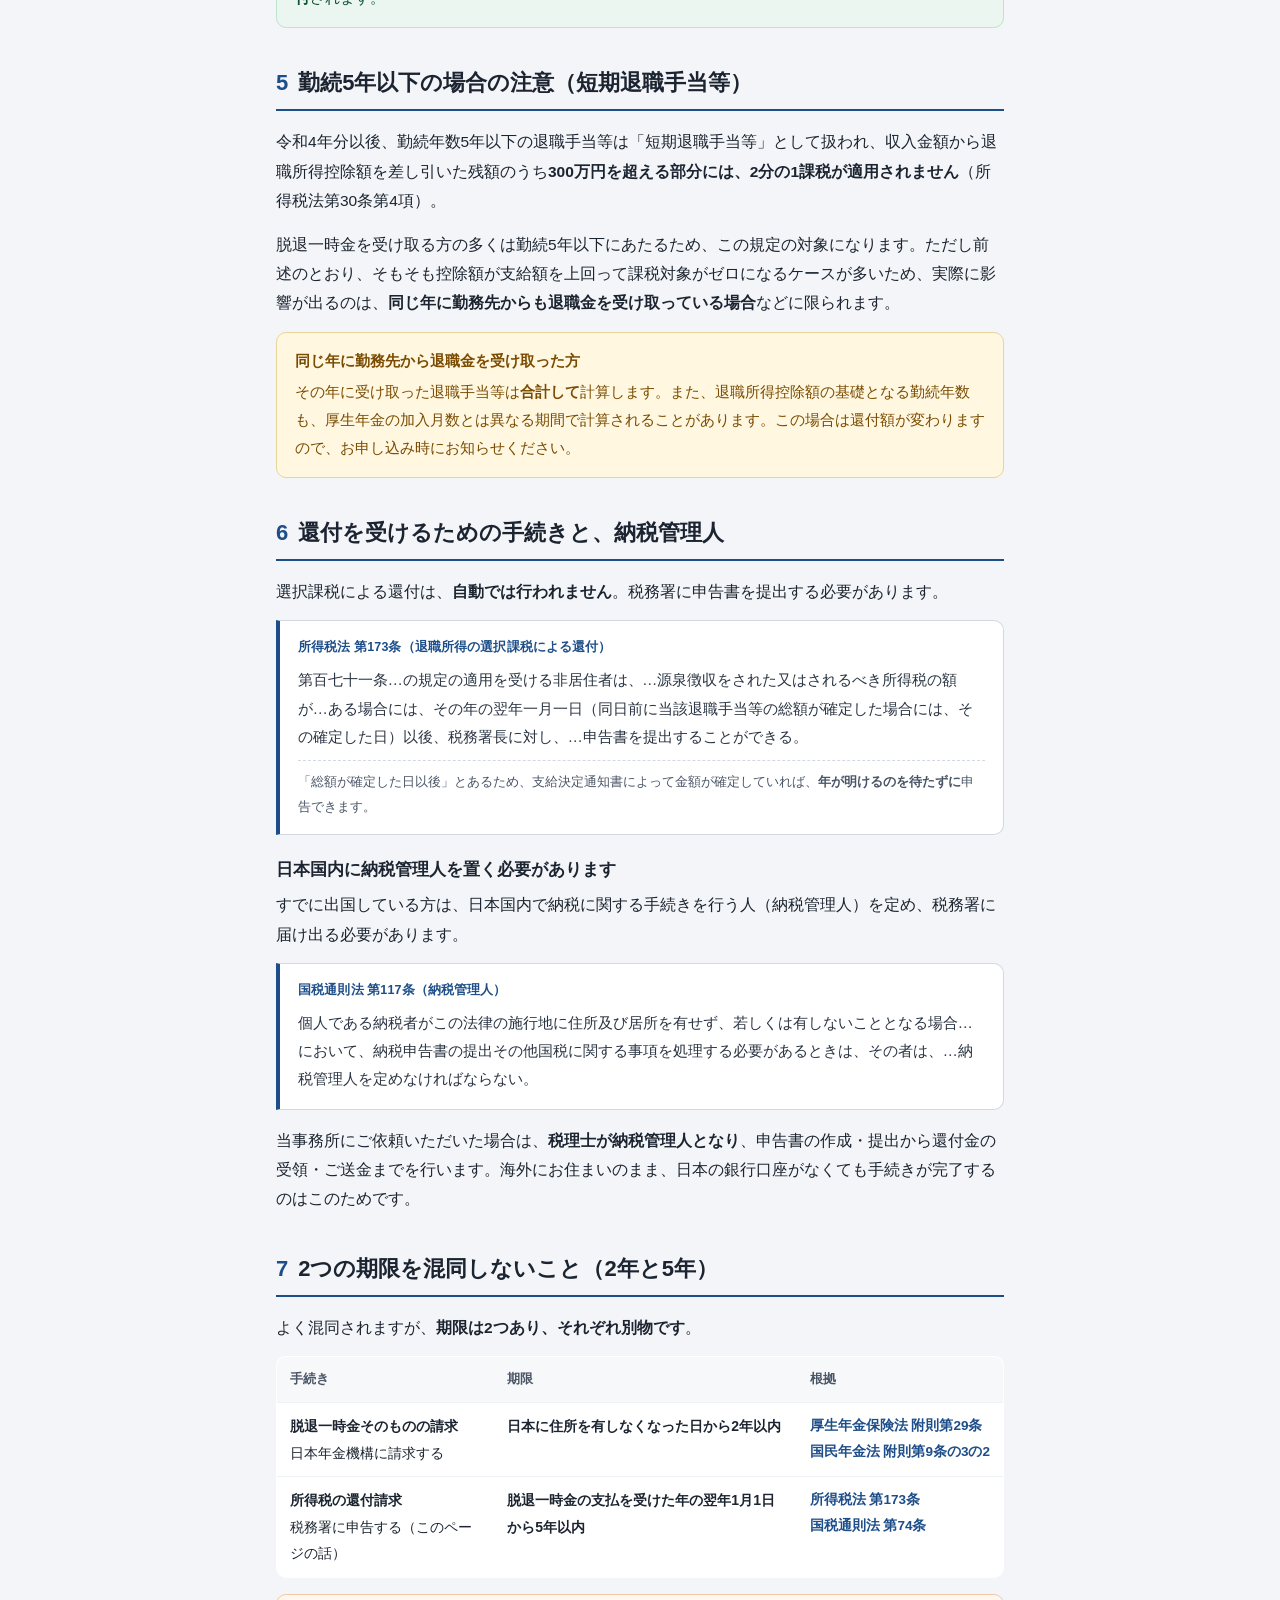
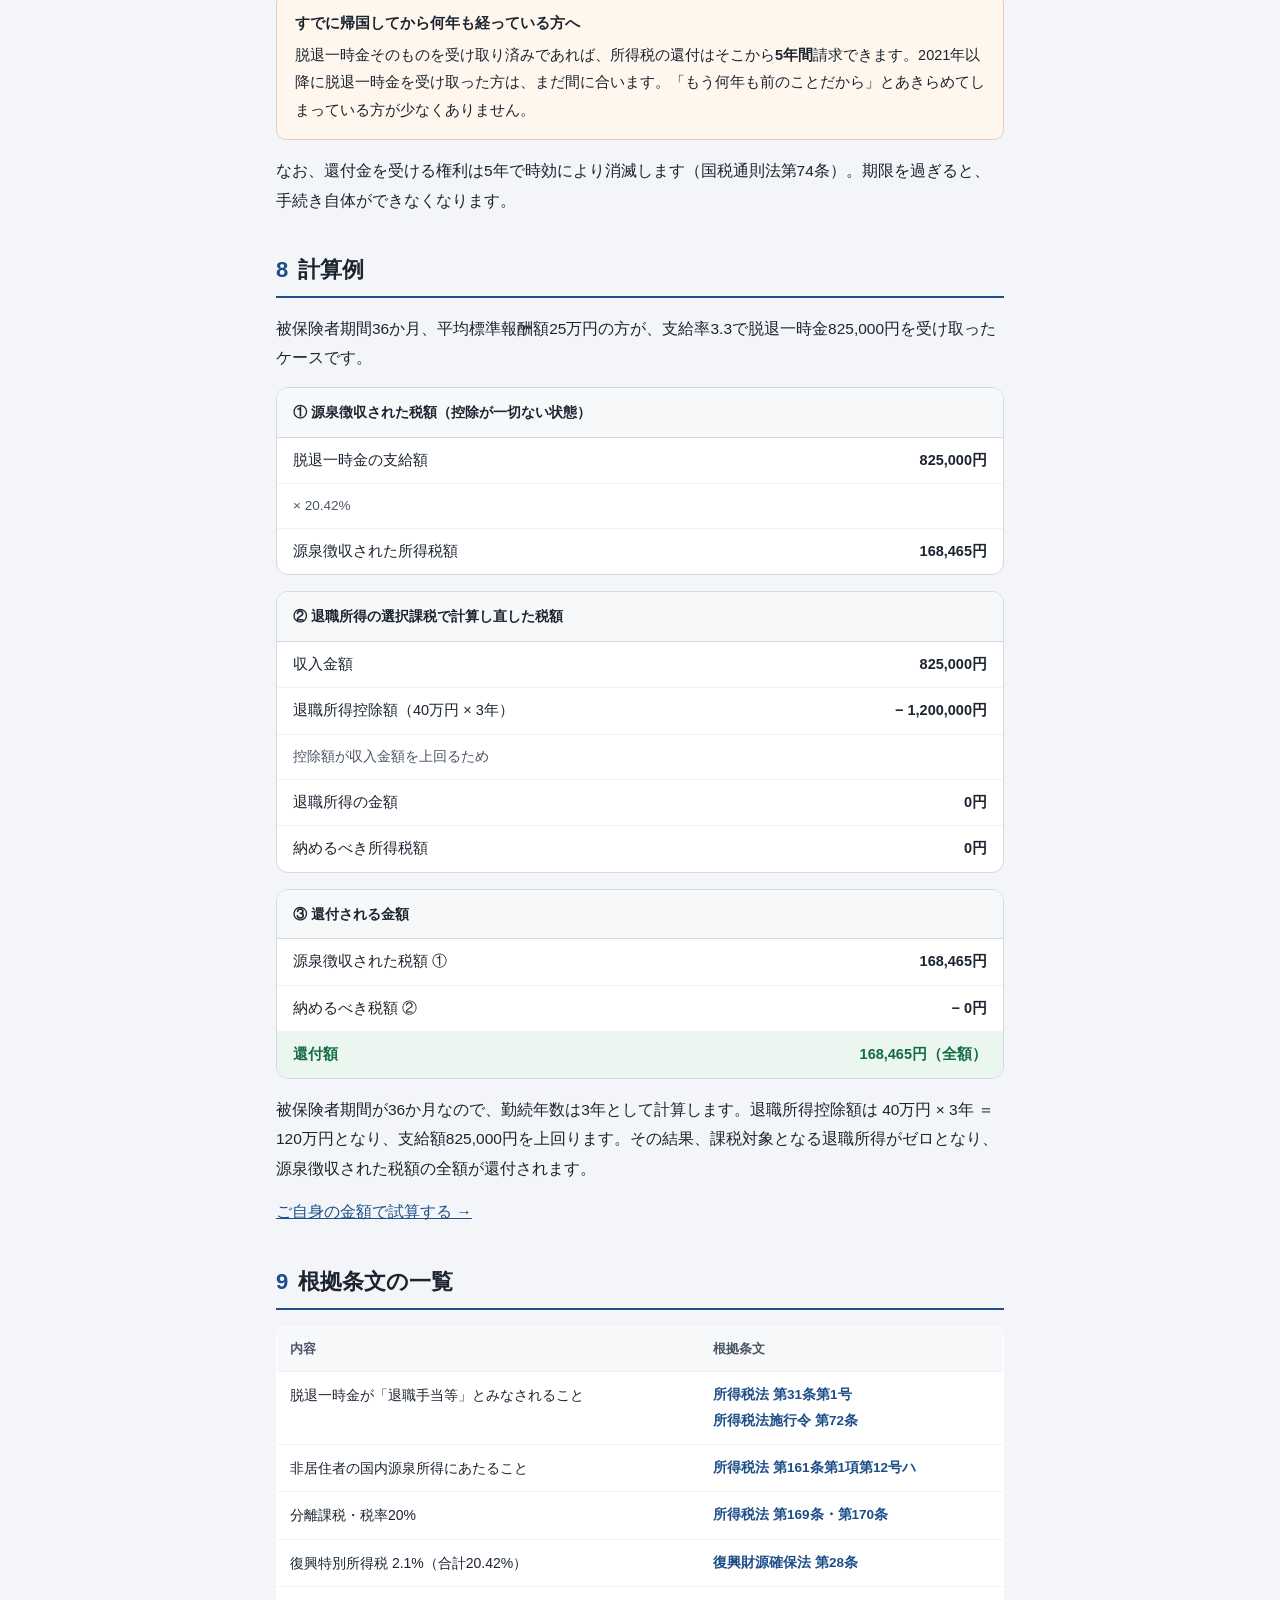
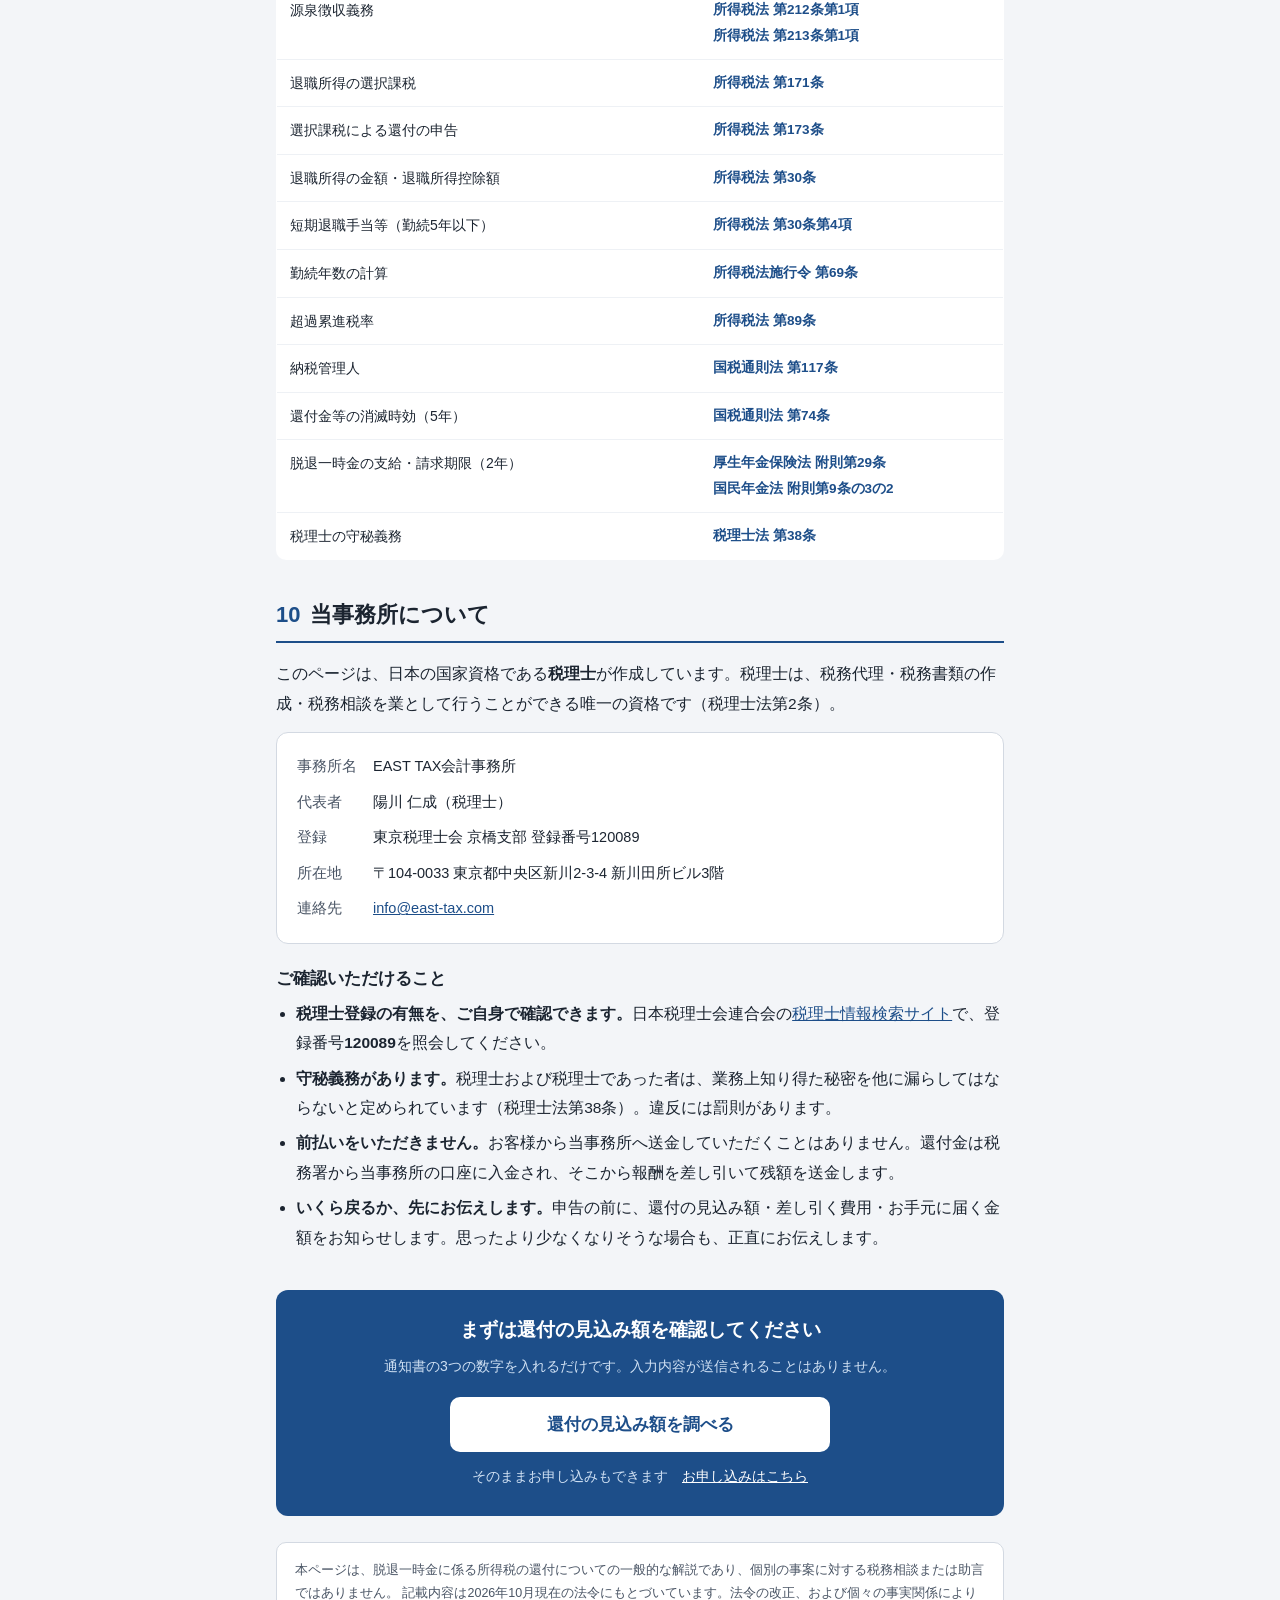
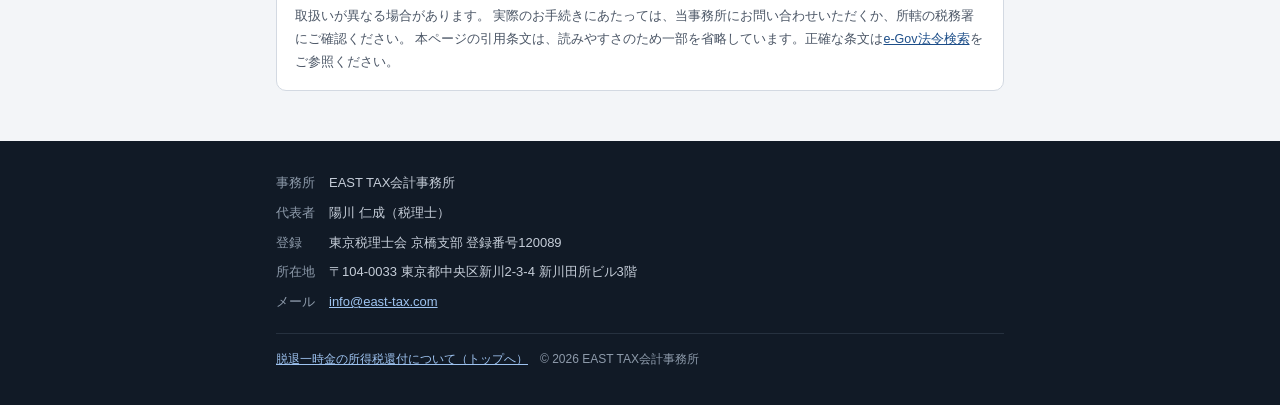
<file: lp/ja/why/index.html>
<!doctype html>
<html lang="ja">
<head>
<meta charset="utf-8">
<meta name="viewport" content="width=device-width, initial-scale=1">
<title>なぜ脱退一時金の所得税が還付されるのか｜根拠となる法令と計算のしくみ - EAST TAX会計事務所</title>
<meta name="description" content="脱退一時金から20.42%が源泉徴収される理由と、退職所得の選択課税（所得税法第171条・第173条）によって還付される仕組みを、根拠条文とともに税理士が解説します。">
<link rel="icon" href="data:image/svg+xml,<svg xmlns='http://www.w3.org/2000/svg' viewBox='0 0 100 100'><text y='.9em' font-size='90'>%F0%9F%93%98</text></svg>">

<script>
var LP = {
  FORM_URL:  'https://form.east-tax.com/',
  REF:       'gads_ja',
  LANG:      'ja',
  LP_URL:    '../',
  CONTACT:   'info@east-tax.com',
  OFFICE_NAME: 'EAST TAX会計事務所',
  OFFICE_REP:  '陽川 仁成（税理士）',
  OFFICE_ADDR: '〒104-0033 東京都中央区新川2-3-4 新川田所ビル3階',
  OFFICE_REG:  '東京税理士会 京橋支部 登録番号120089',   // ★要確認
  REG_NO:      '120089',                                 // ★要確認
  LAW_ASOF:    '2026年10月'                              // 法令の基準日。見直したら更新する
};
</script>

<style>
:root{
  --c-bg:#f3f5f8; --c-surface:#ffffff; --c-text:#1b2430; --c-muted:#4a5565;
  --c-border:#d3d9e2; --c-primary:#1d4e89; --c-primary-dark:#153a67; --c-primary-soft:#e9f0f9;
  --c-accent:#c2410c; --c-accent-soft:#fff7ed;
  --c-success:#146c43; --c-success-soft:#eaf6ef;
  --c-warn:#7a4b00; --c-warn-soft:#fff7e0;
  --radius:12px;
  --font-latin:-apple-system,BlinkMacSystemFont,"Segoe UI",Roboto,"Helvetica Neue",Arial,"Noto Sans","Liberation Sans";
  --font-ja:"Hiragino Sans","Hiragino Kaku Gothic ProN","Yu Gothic UI","Yu Gothic",YuGothic,Meiryo,"Noto Sans CJK JP","Noto Sans JP";
  --font-mincho:"Hiragino Mincho ProN","Yu Mincho",YuMincho,"MS PMincho","Noto Serif CJK JP",serif;
  color-scheme:light;
}
*,*::before,*::after{box-sizing:border-box}
html{font-family:var(--font-ja),var(--font-latin),sans-serif;-webkit-text-size-adjust:100%;text-size-adjust:100%;scroll-behavior:smooth}
body{margin:0;background:var(--c-bg);color:var(--c-text);line-height:1.9;overflow-wrap:anywhere;line-break:strict}
:focus-visible{outline:3px solid #2563eb;outline-offset:2px}
h1,h2,h3{line-height:1.5;margin:0}
p{margin:0}
a{color:var(--c-primary)}
.wrap{width:100%;max-width:760px;margin:0 auto;padding:0 16px}

.site{background:var(--c-surface);border-bottom:1px solid var(--c-border)}
.site .wrap{display:flex;align-items:center;justify-content:space-between;gap:12px;min-height:58px}
.brand{font-weight:700;font-size:15px;color:var(--c-primary);line-height:1.35}
.brand small{display:block;font-weight:500;font-size:11.5px;color:var(--c-muted)}
.back{font-size:13px;text-decoration:none;color:var(--c-muted);white-space:nowrap}
.back:hover{color:var(--c-primary)}

.head{background:var(--c-surface);border-bottom:1px solid var(--c-border);padding:30px 0 28px}
.kicker{display:inline-block;font-size:12.5px;font-weight:700;color:var(--c-primary);
  background:var(--c-primary-soft);border-radius:999px;padding:5px 13px;margin-bottom:14px}
h1{font-size:25px;font-weight:800;letter-spacing:-.01em}
.head .lede{margin-top:14px;font-size:15.5px;color:var(--c-muted)}
.byline{margin-top:18px;padding-top:16px;border-top:1px solid var(--c-border);font-size:13px;color:var(--c-muted)}
.byline b{color:var(--c-text)}

main{padding:30px 0 10px}

.toc{background:var(--c-surface);border:1px solid var(--c-border);border-radius:var(--radius);padding:18px 20px;margin-bottom:34px}
.toc h2{font-size:14px;font-weight:700;color:var(--c-muted);margin-bottom:10px}
.toc ol{margin:0;padding-left:1.35em;font-size:14.5px}
.toc li{margin-bottom:5px}
.toc a{text-decoration:none}
.toc a:hover{text-decoration:underline}

.sec{margin-bottom:38px;scroll-margin-top:16px}
.sec h2{font-size:20px;font-weight:800;padding-bottom:10px;border-bottom:2px solid var(--c-primary);margin-bottom:16px}
.sec h2 .no{color:var(--c-primary);margin-right:10px}
.sec h3{font-size:16.5px;font-weight:700;margin:22px 0 8px}
.sec p{font-size:15.5px;margin-bottom:14px}
.sec ul{font-size:15.5px;margin:0 0 14px;padding-left:1.3em}
.sec ul li{margin-bottom:6px}

/* 条文の引用 */
.law{background:var(--c-surface);border:1px solid var(--c-border);border-left:4px solid var(--c-primary);
  border-radius:0 10px 10px 0;padding:15px 18px;margin:0 0 16px}
.law .cite{font-size:12.5px;font-weight:700;color:var(--c-primary);margin-bottom:6px;letter-spacing:.01em}
.law .text{font-family:var(--font-mincho);font-size:14.5px;color:#2a3442;line-height:1.95}
.law .note{font-size:13px;color:var(--c-muted);margin-top:9px;padding-top:9px;border-top:1px dashed var(--c-border)}

.box{border-radius:10px;padding:15px 18px;margin:0 0 16px;font-size:14.5px}
.box.key{background:var(--c-accent-soft);border:1px solid #f0c9a8}
.box.warn{background:var(--c-warn-soft);border:1px solid #e8d49a;color:var(--c-warn)}
.box.ok{background:var(--c-success-soft);border:1px solid #bfe3cd;color:#0f5132}
.box > b:first-child{display:block;margin-bottom:4px}

/* 計算例 */
.calcbox{background:var(--c-surface);border:1px solid var(--c-border);border-radius:var(--radius);overflow:hidden;margin-bottom:16px}
.calcbox .ttl{background:#f6f8fa;border-bottom:1px solid var(--c-border);padding:11px 16px;font-size:14px;font-weight:700}
.calcbox .r{display:flex;justify-content:space-between;gap:12px;padding:9px 16px;font-size:14.5px;border-bottom:1px solid #eef1f5}
.calcbox .r:last-child{border-bottom:0}
.calcbox .r span:last-child{font-family:var(--font-latin),var(--font-ja),sans-serif;font-weight:600;white-space:nowrap}
.calcbox .r.total{background:var(--c-success-soft);font-weight:800;color:var(--c-success)}
.calcbox .r.sub{color:var(--c-muted);font-size:13.5px}

table.laws{width:100%;border-collapse:collapse;font-size:14px;background:var(--c-surface);
  border:1px solid var(--c-border);border-radius:10px;overflow:hidden}
table.laws th,table.laws td{text-align:left;padding:10px 13px;border-bottom:1px solid #eef1f5;vertical-align:top}
table.laws th{background:#f6f8fa;font-weight:700;font-size:13px;color:var(--c-muted)}
table.laws tr:last-child td{border-bottom:0}
table.laws td:last-child{white-space:nowrap;font-size:13.5px;color:var(--c-primary);font-weight:600}
@media(max-width:559px){
  table.laws td:last-child{white-space:normal}
  table.laws th:last-child,table.laws td:last-child{width:38%}
}

.trust{background:var(--c-surface);border:1px solid var(--c-border);border-radius:var(--radius);padding:20px}
.trust dl{margin:0;display:grid;grid-template-columns:auto 1fr;gap:8px 16px;font-size:14.5px}
.trust dt{color:var(--c-muted);white-space:nowrap}
.trust dd{margin:0}

.cta{background:var(--c-primary);border-radius:var(--radius);padding:26px 22px;text-align:center;margin:34px 0 10px}
.cta h2{color:#fff;font-size:19px;font-weight:800;border:0;padding:0;margin-bottom:8px}
.cta p{color:#cfe0f3;font-size:14px;margin-bottom:18px}
.btn{display:inline-flex;align-items:center;justify-content:center;width:100%;max-width:380px;
  background:#fff;color:var(--c-primary);border-radius:10px;padding:15px 24px;
  font:inherit;font-size:16.5px;font-weight:700;text-decoration:none;line-height:1.5}
.btn:hover{background:#eef3f9;color:var(--c-primary-dark)}
.cta .alt{display:block;margin-top:12px;font-size:13.5px;color:#cfe0f3}
.cta .alt a{color:#fff}

.disclaimer{font-size:12.5px;color:var(--c-muted);line-height:1.85;background:var(--c-surface);
  border:1px solid var(--c-border);border-radius:10px;padding:16px 18px;margin-top:26px}

footer{background:#111a26;color:#c6ced9;padding:30px 0 34px;font-size:13px;margin-top:40px}
footer dl{margin:0;display:grid;grid-template-columns:auto 1fr;gap:5px 14px}
footer dt{color:#8e9bab;white-space:nowrap}
footer dd{margin:0}
footer a{color:#9ec3f0}
footer .c{margin-top:18px;padding-top:14px;border-top:1px solid #26313f;font-size:12px;color:#8e9bab}

@media(min-width:720px){
  h1{font-size:30px}
  .sec h2{font-size:22px}
  main{padding:40px 0 10px}
}
</style>
</head>
<body>

<header class="site">
  <div class="wrap">
    <div class="brand">EAST TAX会計事務所<small>税理士事務所・東京</small></div>
    <a class="back" href="../" id="back-lp">← 還付の見込み額を調べる</a>
  </div>
</header>

<div class="head">
  <div class="wrap">
    <span class="kicker">詳しい解説</span>
    <h1>なぜ脱退一時金の所得税が還付されるのか<br>— 根拠となる法令と、計算のしくみ</h1>
    <p class="lede">脱退一時金から20.42%が差し引かれる理由と、「退職所得の選択課税」によってそれが戻ってくる仕組みを、根拠となる条文とともに説明します。ご自身で判断されたい方、社内で検討される方のための資料です。</p>
    <p class="byline">執筆：<b id="by-rep">—</b>　<span id="by-reg">—</span>　／　法令は<b id="by-asof">—</b>時点</p>
  </div>
</div>

<main>
<div class="wrap">

  <nav class="toc" aria-label="目次">
    <h2>目次</h2>
    <ol>
      <li><a href="#s1">脱退一時金は、税法上「退職手当等」として扱われる</a></li>
      <li><a href="#s2">非居住者には、控除なしで20.42%が源泉徴収される</a></li>
      <li><a href="#s3">「退職所得の選択課税」で、居住者と同じ計算に戻せる</a></li>
      <li><a href="#s4">退職所得控除によって、税額がゼロになる理由</a></li>
      <li><a href="#s5">勤続5年以下の場合の注意（短期退職手当等）</a></li>
      <li><a href="#s6">還付を受けるための手続きと、納税管理人</a></li>
      <li><a href="#s7">2つの期限を混同しないこと（2年と5年）</a></li>
      <li><a href="#s8">計算例</a></li>
      <li><a href="#s9">根拠条文の一覧</a></li>
      <li><a href="#s10">当事務所について</a></li>
    </ol>
  </nav>

  <!-- 1 -->
  <section class="sec" id="s1">
    <h2><span class="no">1</span>脱退一時金は、税法上「退職手当等」として扱われる</h2>
    <p>脱退一時金は、厚生年金保険法および国民年金法にもとづいて支給される一時金です。所得税法は、これらの法律にもとづく一時金を「退職手当等」とみなすと定めています。</p>
    <div class="law">
      <div class="cite">所得税法 第31条（退職手当等とみなす一時金）</div>
      <div class="text">次に掲げる一時金は、この法律の規定の適用については、前条第一項に規定する退職手当等とみなす。<br>一　国民年金法、厚生年金保険法…の規定に基づく一時金…で政令で定めるもの</div>
      <div class="note">この「政令で定めるもの」の具体的な範囲は、所得税法施行令第72条に定められています。</div>
    </div>
    <p>つまり脱退一時金は、給与でも年金でもなく、<b>退職金と同じ区分で課税される</b>ということです。この点が、あとで説明する大きな控除につながります。</p>
  </section>

  <!-- 2 -->
  <section class="sec" id="s2">
    <h2><span class="no">2</span>非居住者には、控除なしで20.42%が源泉徴収される</h2>
    <p>脱退一時金を請求できるのは、日本に住所を有しなくなった方です。つまり支給を受ける時点で、税法上は<b>非居住者</b>にあたります。</p>
    <p>非居住者が受け取る退職手当等のうち、日本で勤務していた期間に対応する部分は「国内源泉所得」とされ、日本で課税されます。</p>
    <div class="law">
      <div class="cite">所得税法 第161条第1項第12号ハ（国内源泉所得）</div>
      <div class="text">第三十条第一項（退職所得）に規定する退職手当等のうちその支払を受ける者が居住者であつた期間に行つた勤務その他の人的役務の提供に基因するもの</div>
    </div>
    <p>この所得には、他の所得と合算せずに一律の税率を適用する「分離課税」が適用されます。税率は20%です（所得税法第169条・第170条）。さらに復興特別所得税が所得税額の2.1%上乗せされるため、合計で<b>20.42%</b>になります。</p>
    <div class="law">
      <div class="cite">復興特別所得税（復興財源確保法 第28条）</div>
      <div class="text">源泉徴収義務者は、…源泉徴収所得税の額に百分の二・一の税率を乗じて計算した金額の復興特別所得税を併せて徴収し…</div>
      <div class="note">20% ＋（20% × 2.1%）＝ 20.42%</div>
    </div>
    <div class="box key">
      <b>ここが重要です</b>
      この20.42%は、<b>退職所得控除も、累進税率も、一切適用されないまま</b>差し引かれています。日本の居住者が退職金を受け取るときに当然に適用される控除が、まったく反映されていない状態です。
    </div>
  </section>

  <!-- 3 -->
  <section class="sec" id="s3">
    <h2><span class="no">3</span>「退職所得の選択課税」で、居住者と同じ計算に戻せる</h2>
    <p>所得税法は、この状態を是正するための制度を用意しています。非居住者であっても、その退職手当等を<b>「居住者として受け取ったものとみなして」</b>税額を計算し直すことを選択できる、というものです。これを<b>退職所得の選択課税</b>といいます。</p>
    <div class="law">
      <div class="cite">所得税法 第171条（退職所得についての選択課税）</div>
      <div class="text">…非居住者が…退職手当等の支払を受ける場合には、その者は、前条の規定にかかわらず、当該退職手当等について、…その年中に支払を受ける退職手当等の総額を居住者として受けたものとみなして、これに第三十条（退職所得）及び第八十九条（税率）の規定を適用するものとした場合の税額に相当する金額により所得税を課されることを選択することができる。</div>
      <div class="note">条文中の「第三十条」が退職所得控除と2分の1課税、「第八十九条」が超過累進税率です。</div>
    </div>
    <p>この選択をすると、源泉徴収された20.42%と、計算し直した税額との差額が還付されます。多くの場合、計算し直した税額は<b>ゼロ</b>になります。その理由が次の退職所得控除です。</p>
  </section>

  <!-- 4 -->
  <section class="sec" id="s4">
    <h2><span class="no">4</span>退職所得控除によって、税額がゼロになる理由</h2>
    <p>退職所得の金額は、収入金額からまず「退職所得控除額」を差し引き、その残額の2分の1として計算されます。</p>
    <div class="law">
      <div class="cite">所得税法 第30条（退職所得）</div>
      <div class="text">退職所得の金額は、その年中の退職手当等の収入金額から退職所得控除額を控除した残額の二分の一に相当する金額とする。</div>
    </div>
    <h3>退職所得控除額</h3>
    <ul>
      <li>勤続年数が<b>20年以下</b>　…　40万円 × 勤続年数（<b>最低80万円</b>）</li>
      <li>勤続年数が<b>20年超</b>　…　800万円 ＋ 70万円 ×（勤続年数 − 20年）</li>
    </ul>
    <p>勤続年数は、1年未満の端数を切り上げて計算します（所得税法施行令第69条）。脱退一時金の場合は、通知書に記載された被保険者期間がその基礎になります。</p>
    <div class="box ok">
      <b>控除額が、脱退一時金の額を上回ることが多い</b>
      脱退一時金の支給額は、原則として被保険者期間60か月（5年）が上限とされています（厚生年金保険法 附則第29条）。一方、5年勤務した場合の退職所得控除額は 40万円 × 5年 ＝ <b>200万円</b>です。脱退一時金が200万円を下回れば、課税対象となる退職所得は<b>ゼロ</b>になり、源泉徴収された20.42%は<b>全額が還付</b>されます。
    </div>
  </section>

  <!-- 5 -->
  <section class="sec" id="s5">
    <h2><span class="no">5</span>勤続5年以下の場合の注意（短期退職手当等）</h2>
    <p>令和4年分以後、勤続年数5年以下の退職手当等は「短期退職手当等」として扱われ、収入金額から退職所得控除額を差し引いた残額のうち<b>300万円を超える部分には、2分の1課税が適用されません</b>（所得税法第30条第4項）。</p>
    <p>脱退一時金を受け取る方の多くは勤続5年以下にあたるため、この規定の対象になります。ただし前述のとおり、そもそも控除額が支給額を上回って課税対象がゼロになるケースが多いため、実際に影響が出るのは、<b>同じ年に勤務先からも退職金を受け取っている場合</b>などに限られます。</p>
    <div class="box warn">
      <b>同じ年に勤務先から退職金を受け取った方</b>
      その年に受け取った退職手当等は<b>合計して</b>計算します。また、退職所得控除額の基礎となる勤続年数も、厚生年金の加入月数とは異なる期間で計算されることがあります。この場合は還付額が変わりますので、お申し込み時にお知らせください。
    </div>
  </section>

  <!-- 6 -->
  <section class="sec" id="s6">
    <h2><span class="no">6</span>還付を受けるための手続きと、納税管理人</h2>
    <p>選択課税による還付は、<b>自動では行われません</b>。税務署に申告書を提出する必要があります。</p>
    <div class="law">
      <div class="cite">所得税法 第173条（退職所得の選択課税による還付）</div>
      <div class="text">第百七十一条…の規定の適用を受ける非居住者は、…源泉徴収をされた又はされるべき所得税の額が…ある場合には、その年の翌年一月一日（同日前に当該退職手当等の総額が確定した場合には、その確定した日）以後、税務署長に対し、…申告書を提出することができる。</div>
      <div class="note">「総額が確定した日以後」とあるため、支給決定通知書によって金額が確定していれば、<b>年が明けるのを待たずに</b>申告できます。</div>
    </div>
    <h3>日本国内に納税管理人を置く必要があります</h3>
    <p>すでに出国している方は、日本国内で納税に関する手続きを行う人（納税管理人）を定め、税務署に届け出る必要があります。</p>
    <div class="law">
      <div class="cite">国税通則法 第117条（納税管理人）</div>
      <div class="text">個人である納税者がこの法律の施行地に住所及び居所を有せず、若しくは有しないこととなる場合…において、納税申告書の提出その他国税に関する事項を処理する必要があるときは、その者は、…納税管理人を定めなければならない。</div>
    </div>
    <p>当事務所にご依頼いただいた場合は、<b>税理士が納税管理人となり</b>、申告書の作成・提出から還付金の受領・ご送金までを行います。海外にお住まいのまま、日本の銀行口座がなくても手続きが完了するのはこのためです。</p>
  </section>

  <!-- 7 -->
  <section class="sec" id="s7">
    <h2><span class="no">7</span>2つの期限を混同しないこと（2年と5年）</h2>
    <p>よく混同されますが、<b>期限は2つあり、それぞれ別物です</b>。</p>
    <table class="laws">
      <tr><th>手続き</th><th>期限</th><th>根拠</th></tr>
      <tr>
        <td><b>脱退一時金そのものの請求</b><br>日本年金機構に請求する</td>
        <td><b>日本に住所を有しなくなった日から2年以内</b></td>
        <td>厚生年金保険法 附則第29条<br>国民年金法 附則第9条の3の2</td>
      </tr>
      <tr>
        <td><b>所得税の還付請求</b><br>税務署に申告する（このページの話）</td>
        <td><b>脱退一時金の支払を受けた年の翌年1月1日から5年以内</b></td>
        <td>所得税法 第173条<br>国税通則法 第74条</td>
      </tr>
    </table>
    <div class="box key" style="margin-top:16px">
      <b>すでに帰国してから何年も経っている方へ</b>
      脱退一時金そのものを受け取り済みであれば、所得税の還付はそこから<b>5年間</b>請求できます。<span id="year-line">脱退一時金を受け取ったのが直近5年以内であれば、まだ間に合います。</span>「もう何年も前のことだから」とあきらめてしまっている方が少なくありません。
    </div>
    <p>なお、還付金を受ける権利は5年で時効により消滅します（国税通則法第74条）。期限を過ぎると、手続き自体ができなくなります。</p>
  </section>

  <!-- 8 -->
  <section class="sec" id="s8">
    <h2><span class="no">8</span>計算例</h2>
    <p>被保険者期間36か月、平均標準報酬額25万円の方が、支給率3.3で脱退一時金825,000円を受け取ったケースです。</p>
    <div class="calcbox">
      <div class="ttl">① 源泉徴収された税額（控除が一切ない状態）</div>
      <div class="r"><span>脱退一時金の支給額</span><span>825,000円</span></div>
      <div class="r sub"><span>× 20.42%</span><span></span></div>
      <div class="r"><span>源泉徴収された所得税額</span><span>168,465円</span></div>
    </div>
    <div class="calcbox">
      <div class="ttl">② 退職所得の選択課税で計算し直した税額</div>
      <div class="r"><span>収入金額</span><span>825,000円</span></div>
      <div class="r"><span>退職所得控除額（40万円 × 3年）</span><span>− 1,200,000円</span></div>
      <div class="r sub"><span>控除額が収入金額を上回るため</span><span></span></div>
      <div class="r"><span>退職所得の金額</span><span>0円</span></div>
      <div class="r"><span>納めるべき所得税額</span><span>0円</span></div>
    </div>
    <div class="calcbox">
      <div class="ttl">③ 還付される金額</div>
      <div class="r"><span>源泉徴収された税額 ①</span><span>168,465円</span></div>
      <div class="r"><span>納めるべき税額 ②</span><span>− 0円</span></div>
      <div class="r total"><span>還付額</span><span>168,465円（全額）</span></div>
    </div>
    <p>被保険者期間が36か月なので、勤続年数は3年として計算します。退職所得控除額は 40万円 × 3年 ＝ 120万円となり、支給額825,000円を上回ります。その結果、課税対象となる退職所得がゼロとなり、源泉徴収された税額の全額が還付されます。</p>
    <p><a href="../#calc" id="to-calc">ご自身の金額で試算する →</a></p>
  </section>

  <!-- 9 -->
  <section class="sec" id="s9">
    <h2><span class="no">9</span>根拠条文の一覧</h2>
    <table class="laws">
      <tr><th>内容</th><th>根拠条文</th></tr>
      <tr><td>脱退一時金が「退職手当等」とみなされること</td><td>所得税法 第31条第1号<br>所得税法施行令 第72条</td></tr>
      <tr><td>非居住者の国内源泉所得にあたること</td><td>所得税法 第161条第1項第12号ハ</td></tr>
      <tr><td>分離課税・税率20%</td><td>所得税法 第169条・第170条</td></tr>
      <tr><td>復興特別所得税 2.1%（合計20.42%）</td><td>復興財源確保法 第28条</td></tr>
      <tr><td>源泉徴収義務</td><td>所得税法 第212条第1項<br>所得税法 第213条第1項</td></tr>
      <tr><td>退職所得の選択課税</td><td>所得税法 第171条</td></tr>
      <tr><td>選択課税による還付の申告</td><td>所得税法 第173条</td></tr>
      <tr><td>退職所得の金額・退職所得控除額</td><td>所得税法 第30条</td></tr>
      <tr><td>短期退職手当等（勤続5年以下）</td><td>所得税法 第30条第4項</td></tr>
      <tr><td>勤続年数の計算</td><td>所得税法施行令 第69条</td></tr>
      <tr><td>超過累進税率</td><td>所得税法 第89条</td></tr>
      <tr><td>納税管理人</td><td>国税通則法 第117条</td></tr>
      <tr><td>還付金等の消滅時効（5年）</td><td>国税通則法 第74条</td></tr>
      <tr><td>脱退一時金の支給・請求期限（2年）</td><td>厚生年金保険法 附則第29条<br>国民年金法 附則第9条の3の2</td></tr>
      <tr><td>税理士の守秘義務</td><td>税理士法 第38条</td></tr>
    </table>
  </section>

  <!-- 10 -->
  <section class="sec" id="s10">
    <h2><span class="no">10</span>当事務所について</h2>
    <p>このページは、日本の国家資格である<b>税理士</b>が作成しています。税理士は、税務代理・税務書類の作成・税務相談を業として行うことができる唯一の資格です（税理士法第2条）。</p>
    <div class="trust">
      <dl>
        <dt>事務所名</dt><dd id="t-office">—</dd>
        <dt>代表者</dt><dd id="t-rep">—</dd>
        <dt>登録</dt><dd id="t-reg">—</dd>
        <dt>所在地</dt><dd id="t-addr">—</dd>
        <dt>連絡先</dt><dd><a id="t-mail" href="#">—</a></dd>
      </dl>
    </div>
    <h3>ご確認いただけること</h3>
    <ul>
      <li><b>税理士登録の有無を、ご自身で確認できます。</b>日本税理士会連合会の<a href="https://www.zeirishikensaku.jp/" target="_blank" rel="noopener">税理士情報検索サイト</a>で、登録番号<b id="t-regno">—</b>を照会してください。</li>
      <li><b>守秘義務があります。</b>税理士および税理士であった者は、業務上知り得た秘密を他に漏らしてはならないと定められています（税理士法第38条）。違反には罰則があります。</li>
      <li><b>前払いをいただきません。</b>お客様から当事務所へ送金していただくことはありません。還付金は税務署から当事務所の口座に入金され、そこから報酬を差し引いて残額を送金します。</li>
      <li><b>いくら戻るか、先にお伝えします。</b>申告の前に、還付の見込み額・差し引く費用・お手元に届く金額をお知らせします。思ったより少なくなりそうな場合も、正直にお伝えします。</li>
    </ul>
  </section>

  <div class="cta">
    <h2>まずは還付の見込み額を確認してください</h2>
    <p>通知書の3つの数字を入れるだけです。入力内容が送信されることはありません。</p>
    <a class="btn" href="../#calc" id="cta-calc">還付の見込み額を調べる</a>
    <span class="alt">そのままお申し込みもできます　<a href="#" id="cta-form">お申し込みはこちら</a></span>
  </div>

  <p class="disclaimer">
    本ページは、脱退一時金に係る所得税の還付についての一般的な解説であり、個別の事案に対する税務相談または助言ではありません。
    記載内容は<span id="d-asof">—</span>現在の法令にもとづいています。法令の改正、および個々の事実関係により取扱いが異なる場合があります。
    実際のお手続きにあたっては、当事務所にお問い合わせいただくか、所轄の税務署にご確認ください。
    本ページの引用条文は、読みやすさのため一部を省略しています。正確な条文は<a href="https://laws.e-gov.go.jp/" target="_blank" rel="noopener">e-Gov法令検索</a>をご参照ください。
  </p>

</div>
</main>

<footer>
  <div class="wrap">
    <dl>
      <dt>事務所</dt><dd id="f-office">—</dd>
      <dt>代表者</dt><dd id="f-rep">—</dd>
      <dt>登録</dt><dd id="f-reg">—</dd>
      <dt>所在地</dt><dd id="f-addr">—</dd>
      <dt>メール</dt><dd><a id="f-mail" href="#">—</a></dd>
    </dl>
    <p class="c"><a href="../" id="f-back">脱退一時金の所得税還付について（トップへ）</a>　<span id="f-copy"></span></p>
  </div>
</footer>

<script>
(function () {
  'use strict';
  var $ = function (id) { return document.getElementById(id); };
  function setText(id, v) { var el = $(id); if (el) el.textContent = v; }

  /* --- CONFIG を流し込む --- */
  ['by-rep', 't-rep', 'f-rep'].forEach(function (id) { setText(id, LP.OFFICE_REP); });
  ['by-reg', 't-reg', 'f-reg'].forEach(function (id) { setText(id, LP.OFFICE_REG); });
  ['t-office', 'f-office'].forEach(function (id) { setText(id, LP.OFFICE_NAME); });
  ['t-addr', 'f-addr'].forEach(function (id) { setText(id, LP.OFFICE_ADDR); });
  ['by-asof', 'd-asof'].forEach(function (id) { setText(id, LP.LAW_ASOF); });
  setText('t-regno', LP.REG_NO);
  setText('f-copy', '© ' + new Date().getFullYear() + ' ' + LP.OFFICE_NAME);
  ['t-mail', 'f-mail'].forEach(function (id) {
    var a = $(id); if (!a) return;
    a.href = 'mailto:' + LP.CONTACT; a.textContent = LP.CONTACT;
  });

  /* --- 「直近5年」を西暦で具体的に出す（年が変わっても自動で正しくなる） --- */
  // 還付請求は「支払を受けた年の翌年1月1日から5年」。したがって、いま請求できる
  // いちばん古い支給年は（今年 − 5）年。
  var earliest = new Date().getFullYear() - 5;
  setText('year-line', earliest + '年以降に脱退一時金を受け取った方は、まだ間に合います。');

  /* --- ?ref= を、トップへ戻るリンクと申込リンクに引き継ぐ --- */
  var ref = LP.REF;
  try {
    var q = new URLSearchParams(window.location.search).get('ref');
    if (q && /^[A-Za-z0-9_-]{1,32}$/.test(q)) ref = q;
  } catch (e) { /* 古いブラウザ */ }
  var qs = ref ? ('?ref=' + encodeURIComponent(ref)) : '';

  ['back-lp', 'f-back'].forEach(function (id) { var a = $(id); if (a) a.href = LP.LP_URL + qs; });
  ['to-calc', 'cta-calc'].forEach(function (id) { var a = $(id); if (a) a.href = LP.LP_URL + qs + '#calc'; });

  var form = LP.FORM_URL + (LP.FORM_URL.indexOf('?') >= 0 ? '&' : '?') + 'lang=' + encodeURIComponent(LP.LANG);
  if (ref) form += '&ref=' + encodeURIComponent(ref);
  var cf = $('cta-form');
  if (cf) {
    cf.href = form;
    cf.addEventListener('click', function () {
      if (typeof window.gtag === 'function') window.gtag('event', 'cta_click', { cta_location: 'why_page' });
    });
  }
})();
</script>

</body>
</html>
</file>
<file: style.css>
/* 脱退一時金 所得税還付 お申込みフォーム — 外部フォント・CDNなし */

:root {
  --c-bg: #f3f5f8;
  --c-surface: #ffffff;
  --c-text: #1b2430;
  --c-muted: #4a5565;
  --c-border: #d3d9e2;
  --c-input-border: #7b8794;
  --c-primary: #1d4e89;
  --c-primary-dark: #153a67;
  --c-primary-soft: #e9f0f9;
  --c-error: #b42318;
  --c-error-soft: #fef3f2;
  --c-warn: #7a4b00;
  --c-warn-soft: #fff7e0;
  --c-success: #146c43;
  --c-success-soft: #eaf6ef;
  --c-demo: #6b3fa0;
  --c-demo-soft: #f3edfb;
  --c-focus: #2563eb;
  --radius: 10px;
  --font-latin: -apple-system, BlinkMacSystemFont, "Segoe UI", Roboto, "Helvetica Neue", Arial, "Noto Sans", "Liberation Sans";
  --font-ja: "Hiragino Sans", "Hiragino Kaku Gothic ProN", "Yu Gothic UI", "Yu Gothic", YuGothic, Meiryo, "Noto Sans CJK JP", "Noto Sans JP";
  --font-zh: "PingFang SC", "Hiragino Sans GB", "Microsoft YaHei", "Noto Sans CJK SC", "Noto Sans SC", "Source Han Sans SC";
  --font-ko: "Apple SD Gothic Neo", "Malgun Gothic", "Noto Sans CJK KR", "Noto Sans KR", "Source Han Sans KR";
  color-scheme: light;
}

*, *::before, *::after { box-sizing: border-box; }

html {
  font-family: var(--font-latin), var(--font-ja), var(--font-zh), var(--font-ko), sans-serif;
  font-size: 100%;
  -webkit-text-size-adjust: 100%;
  text-size-adjust: 100%;
}
/* 言語ごとに適切なフォントを優先（漢字の字形・ベトナム語の声調記号を正しく表示する） */
:lang(ja) { font-family: var(--font-ja), var(--font-latin), sans-serif; }
:lang(zh) { font-family: var(--font-zh), var(--font-latin), sans-serif; }
:lang(ko) { font-family: var(--font-ko), var(--font-latin), sans-serif; word-break: keep-all; }
:lang(en), :lang(vi), :lang(id) { font-family: var(--font-latin), var(--font-ja), sans-serif; }

body {
  margin: 0;
  background: var(--c-bg);
  color: var(--c-text);
  line-height: 1.65;
  overflow-wrap: anywhere;
}
:lang(ja) body, body:lang(ja), body:lang(zh), body:lang(ko) { line-height: 1.75; }

a { color: var(--c-primary); text-underline-offset: 2px; }
a:hover { color: var(--c-primary-dark); }

/* フォーカスは常に見えるようにする */
:focus-visible {
  outline: 3px solid var(--c-focus);
  outline-offset: 2px;
}

.visually-hidden {
  position: absolute !important;
  width: 1px; height: 1px;
  margin: -1px; padding: 0;
  overflow: hidden; clip: rect(0 0 0 0);
  white-space: nowrap; border: 0;
}

/* ---------- ヘッダー ---------- */
.site-header {
  background: var(--c-surface);
  border-top: 5px solid var(--c-primary);
  border-bottom: 1px solid var(--c-border);
}
.wrap {
  max-width: 760px;
  margin: 0 auto;
  padding-inline: 16px;
}
.site-header .wrap { padding-block: 14px 18px; }
.brand {
  margin: 0 0 10px;
  font-size: 0.875rem;
  font-weight: 700;
  color: var(--c-primary);
  letter-spacing: 0.02em;
}

.lang-bar ul {
  list-style: none;
  margin: 0;
  padding: 0;
  display: flex;
  flex-wrap: wrap;
  gap: 6px;
}
.lang-bar button {
  min-height: 40px;
  padding: 6px 14px;
  border: 1px solid var(--c-input-border);
  border-radius: 999px;
  background: var(--c-surface);
  color: var(--c-text);
  font: inherit;
  font-size: 0.9375rem;
  cursor: pointer;
}
.lang-bar button:hover { background: var(--c-primary-soft); }
.lang-bar button[aria-pressed="true"] {
  background: var(--c-primary);
  border-color: var(--c-primary);
  color: #fff;
  font-weight: 700;
}

.demo-banner {
  margin: 0;
  padding: 10px 16px;
  background: var(--c-demo-soft);
  color: var(--c-demo);
  border-bottom: 1px solid #d9c8ef;
  font-weight: 700;
  text-align: center;
}

/* ---------- 本文 ---------- */
main.wrap { padding-block: 24px 48px; }

h1 {
  margin: 0 0 12px;
  font-size: 1.5rem;
  line-height: 1.35;
  color: var(--c-primary-dark);
}
.intro p { margin: 0 0 8px; }
.intro .muted { color: var(--c-muted); font-size: 0.9375rem; }
.secure-note {
  margin: 12px 0 0;
  padding: 10px 12px;
  border-left: 4px solid var(--c-success);
  background: var(--c-success-soft);
  border-radius: 6px;
  color: var(--c-success);
  font-size: 0.875rem;
}
.demo-note {
  padding: 10px 12px;
  border: 2px dashed var(--c-demo);
  border-radius: 8px;
  background: var(--c-demo-soft);
  color: var(--c-demo);
  font-weight: 700;
}
.alert:empty { display: none; }

.required-note { margin: 20px 0 12px; font-size: 0.9375rem; color: var(--c-muted); }

.card {
  background: var(--c-surface);
  border: 1px solid var(--c-border);
  border-radius: var(--radius);
  padding: 20px 18px 8px;
  margin: 0 0 20px;
  box-shadow: 0 1px 2px rgba(16, 24, 40, 0.04);
}
.card h2 {
  display: flex;
  align-items: center;
  gap: 10px;
  margin: 0 0 16px;
  font-size: 1.1875rem;
  color: var(--c-primary-dark);
}
.card h2 .step {
  display: inline-grid;
  place-items: center;
  flex: 0 0 auto;
  width: 28px; height: 28px;
  border-radius: 50%;
  background: var(--c-primary);
  color: #fff;
  font-size: 0.9375rem;
}
.section-intro { margin: -6px 0 16px; color: var(--c-muted); }

/* ---------- 入力項目 ---------- */
.field { margin: 0 0 20px; }
fieldset.field { border: 0; padding: 0; min-width: 0; }

.field > label,
.field > legend {
  display: block;
  margin: 0 0 4px;
  padding: 0;
  font-weight: 700;
}
.badge {
  display: inline-block;
  margin-left: 6px;
  padding: 0 7px;
  border-radius: 4px;
  font-size: 0.75rem;
  font-weight: 700;
  line-height: 1.6;
  vertical-align: 0.1em;
  white-space: nowrap;
}
.badge.req { background: var(--c-error); color: #fff; }
.badge.opt { background: #e4e8ee; color: #3b4452; }

.hint {
  margin: 0 0 6px;
  font-size: 0.875rem;
  color: var(--c-muted);
}
.hint a { font-weight: 600; }

input[type="text"],
input[type="email"],
input[type="tel"],
input[type="date"],
textarea {
  display: block;
  width: 100%;
  min-height: 48px;
  padding: 10px 12px;
  border: 1px solid var(--c-input-border);
  border-radius: 8px;
  background: #fff;
  color: var(--c-text);
  font: inherit;
  font-size: 1rem; /* 16px未満だとiOSで拡大されるため */
  line-height: 1.5;
}
textarea { resize: vertical; min-height: 96px; }
input[type="date"] { max-width: 16rem; -webkit-appearance: none; appearance: none; }
input.short { max-width: 12rem; }
input:focus, textarea:focus { border-color: var(--c-focus); }
input:focus-visible, textarea:focus-visible {
  outline: 3px solid var(--c-focus);
  outline-offset: 1px;
}
input[aria-invalid="true"], textarea[aria-invalid="true"] {
  border: 2px solid var(--c-error);
  background: var(--c-error-soft);
}
select {
  display: block;
  width: 100%;
  min-height: 48px;
  padding: 10px 12px;
  border: 1px solid var(--c-input-border);
  border-radius: 8px;
  background: #fff;
  color: var(--c-text);
  font: inherit;
  font-size: 1rem;
  line-height: 1.5;
}
select:focus { border-color: var(--c-focus); }
select:focus-visible { outline: 3px solid var(--c-focus); outline-offset: 1px; }
select[aria-invalid="true"] { border: 2px solid var(--c-error); background: var(--c-error-soft); }

/* 電話番号（国番号＋番号）。スマホでは縦に並べ、広い画面では横に並べる */
.sub-label { display: block; margin: 0 0 4px; font-size: 0.875rem; font-weight: 700; }
.phone-row { display: grid; gap: 12px; }
.phone-row > div { min-width: 0; }
.phone-preview {
  margin: 8px 0 0;
  font-size: 0.875rem;
  color: var(--c-muted);
  font-variant-numeric: tabular-nums;
}

input.upper { text-transform: uppercase; }
input.upper::placeholder { text-transform: none; }

.field-error,
.field-warn,
.zip-status {
  margin: 0 0 6px;
  font-size: 0.9375rem;
  font-weight: 700;
}
.field-error { color: var(--c-error); }
.field-error::before { content: "⚠ "; }
.field-warn { color: var(--c-warn); background: var(--c-warn-soft); padding: 4px 8px; border-radius: 6px; font-weight: 600; }
.zip-status { margin: 6px 0 0; font-weight: 600; color: var(--c-muted); }
.zip-status.ok { color: var(--c-success); }
.zip-status.ng { color: var(--c-warn); }

/* ラジオ・チェックボックス（押しやすい大きさ） */
.choices { display: grid; gap: 8px; }
.choice {
  display: flex;
  align-items: flex-start;
  gap: 10px;
  padding: 12px;
  border: 1px solid var(--c-border);
  border-radius: 8px;
  background: #fff;
  cursor: pointer;
  font-weight: 400;
}
.choice:hover { border-color: var(--c-input-border); }
.choice input {
  flex: 0 0 auto;
  width: 22px; height: 22px;
  margin: 2px 0 0;
  accent-color: var(--c-primary);
}
.choice:has(input:checked) { border-color: var(--c-primary); background: var(--c-primary-soft); }
.choice:has(input[aria-invalid="true"]) { border: 2px solid var(--c-error); }
.choice .label-text { flex: 1 1 auto; }

/* ---------- 利用規約 ---------- */
.terms {
  margin: 0 0 16px;
  border: 1px solid var(--c-border);
  border-radius: 8px;
  background: #fafbfc;
}
.terms > summary {
  padding: 12px 14px;
  min-height: 48px;
  cursor: pointer;
  font-weight: 700;
  color: var(--c-primary);
}
.terms[open] > summary { border-bottom: 1px solid var(--c-border); }
.terms-tools {
  display: flex;
  flex-wrap: wrap;
  gap: 6px;
  padding: 10px 14px 0;
}
.terms-tools[hidden] { display: none; }
.terms-tools button {
  min-height: 36px;
  padding: 4px 12px;
  border: 1px solid var(--c-input-border);
  border-radius: 6px;
  background: #fff;
  font: inherit;
  font-size: 0.875rem;
  cursor: pointer;
}
.terms-tools button[aria-pressed="true"] {
  background: var(--c-primary);
  border-color: var(--c-primary);
  color: #fff;
}
.terms-body {
  max-height: 60vh;
  overflow-y: auto;
  padding: 12px 14px 16px;
  font-size: 0.9375rem;
}
.terms-body h3 { margin: 0 0 8px; font-size: 1.0625rem; }
.terms-body h4 { margin: 16px 0 4px; font-size: 0.9375rem; }
.terms-body p { margin: 0 0 6px; }
.terms-body .terms-note {
  padding: 8px 10px;
  border-left: 4px solid var(--c-warn);
  background: var(--c-warn-soft);
  color: var(--c-warn);
  font-weight: 600;
}
.terms-body .para-num { padding-left: 1.6em; text-indent: -1.6em; }
.terms-body .item { padding-left: 3.2em; text-indent: -2em; }

/* ---------- 送信 ---------- */
.submit-area { margin-top: 8px; }
.alert {
  margin: 0 0 16px;
  padding: 14px 16px;
  border-radius: 8px;
  border: 2px solid var(--c-error);
  background: var(--c-error-soft);
  color: var(--c-error);
}
.alert p { margin: 0 0 6px; font-weight: 700; }
.alert ul { margin: 6px 0 0; padding-left: 1.2em; }
.alert li { margin: 2px 0; }
.alert a { color: var(--c-error); }

.btn-primary {
  display: block;
  width: 100%;
  min-height: 56px;
  padding: 12px 20px;
  border: 0;
  border-radius: 10px;
  background: var(--c-primary);
  color: #fff;
  font: inherit;
  font-size: 1.125rem;
  font-weight: 700;
  cursor: pointer;
}
.btn-primary:hover { background: var(--c-primary-dark); }
.btn-primary:disabled { background: #7c8ea6; cursor: progress; }
.btn-primary:focus-visible { outline: 3px solid var(--c-focus); outline-offset: 3px; }
.sending-note { margin: 10px 0 0; text-align: center; color: var(--c-muted); font-size: 0.875rem; }

/* ボット対策の隠し項目 */
.hp { display: none !important; }

/* ---------- 完了画面 ---------- */
.done:focus { outline: none; }
.done h2 { margin: 0 0 16px; font-size: 1.375rem; color: var(--c-success); }
.done h3 { margin: 24px 0 8px; font-size: 1.125rem; color: var(--c-primary-dark); }
.done p { margin: 0 0 10px; }
.receipt {
  margin: 0 0 20px;
  padding: 18px 16px;
  border: 2px solid var(--c-primary);
  border-radius: var(--radius);
  background: var(--c-primary-soft);
  text-align: center;
}
.receipt-label { margin: 0; font-weight: 700; color: var(--c-primary-dark); }
.receipt-id {
  margin: 4px 0 8px !important;
  font-family: ui-monospace, "SFMono-Regular", Menlo, Consolas, "Liberation Mono", monospace;
  /* 18文字前後の受付番号が360px幅でも1行に収まる大きさ */
  font-size: clamp(1.125rem, 5.4vw, 2.25rem);
  font-weight: 700;
  letter-spacing: 0.02em;
  color: var(--c-text);
  user-select: all;
}
.receipt-note { margin: 0 !important; font-size: 0.875rem; color: var(--c-muted); }
.notice-no {
  padding: 10px 12px;
  border-left: 4px solid var(--c-warn);
  background: var(--c-warn-soft);
  color: var(--c-warn);
  font-weight: 700;
}
.docs { list-style: none; margin: 0 0 10px; padding: 0; }
.docs li {
  margin: 0 0 6px;
  padding: 10px 12px;
  border: 1px solid var(--c-border);
  border-radius: 8px;
  background: #fff;
}
.address-box {
  display: grid;
  gap: 12px;
  padding: 14px 16px;
  border: 1px solid var(--c-border);
  border-radius: 8px;
  background: #fff;
}
.address-box .addr-label { margin: 0; font-size: 0.8125rem; font-weight: 700; color: var(--c-muted); }
.address-box address { font-style: normal; line-height: 1.7; }

/* ---------- フッター ---------- */
.site-footer {
  border-top: 1px solid var(--c-border);
  background: var(--c-surface);
  color: var(--c-muted);
  font-size: 0.875rem;
}
.site-footer .wrap { padding-block: 16px 24px; }
.site-footer p { margin: 0 0 4px; }

noscript p {
  margin: 16px;
  padding: 12px;
  border: 2px solid var(--c-error);
  background: var(--c-error-soft);
}

@media (min-width: 600px) {
  .card { padding: 24px 28px 12px; }
  h1 { font-size: 1.75rem; }
  .choices.inline { grid-template-columns: 1fr 1fr; }
  .address-box { grid-template-columns: 1fr 1fr; }
}

@media (prefers-reduced-motion: reduce) {
  * { scroll-behavior: auto !important; }
}

@media print {
  .site-header .lang-bar, .site-footer, .demo-banner { display: none; }
  body { background: #fff; }
}
</file>
